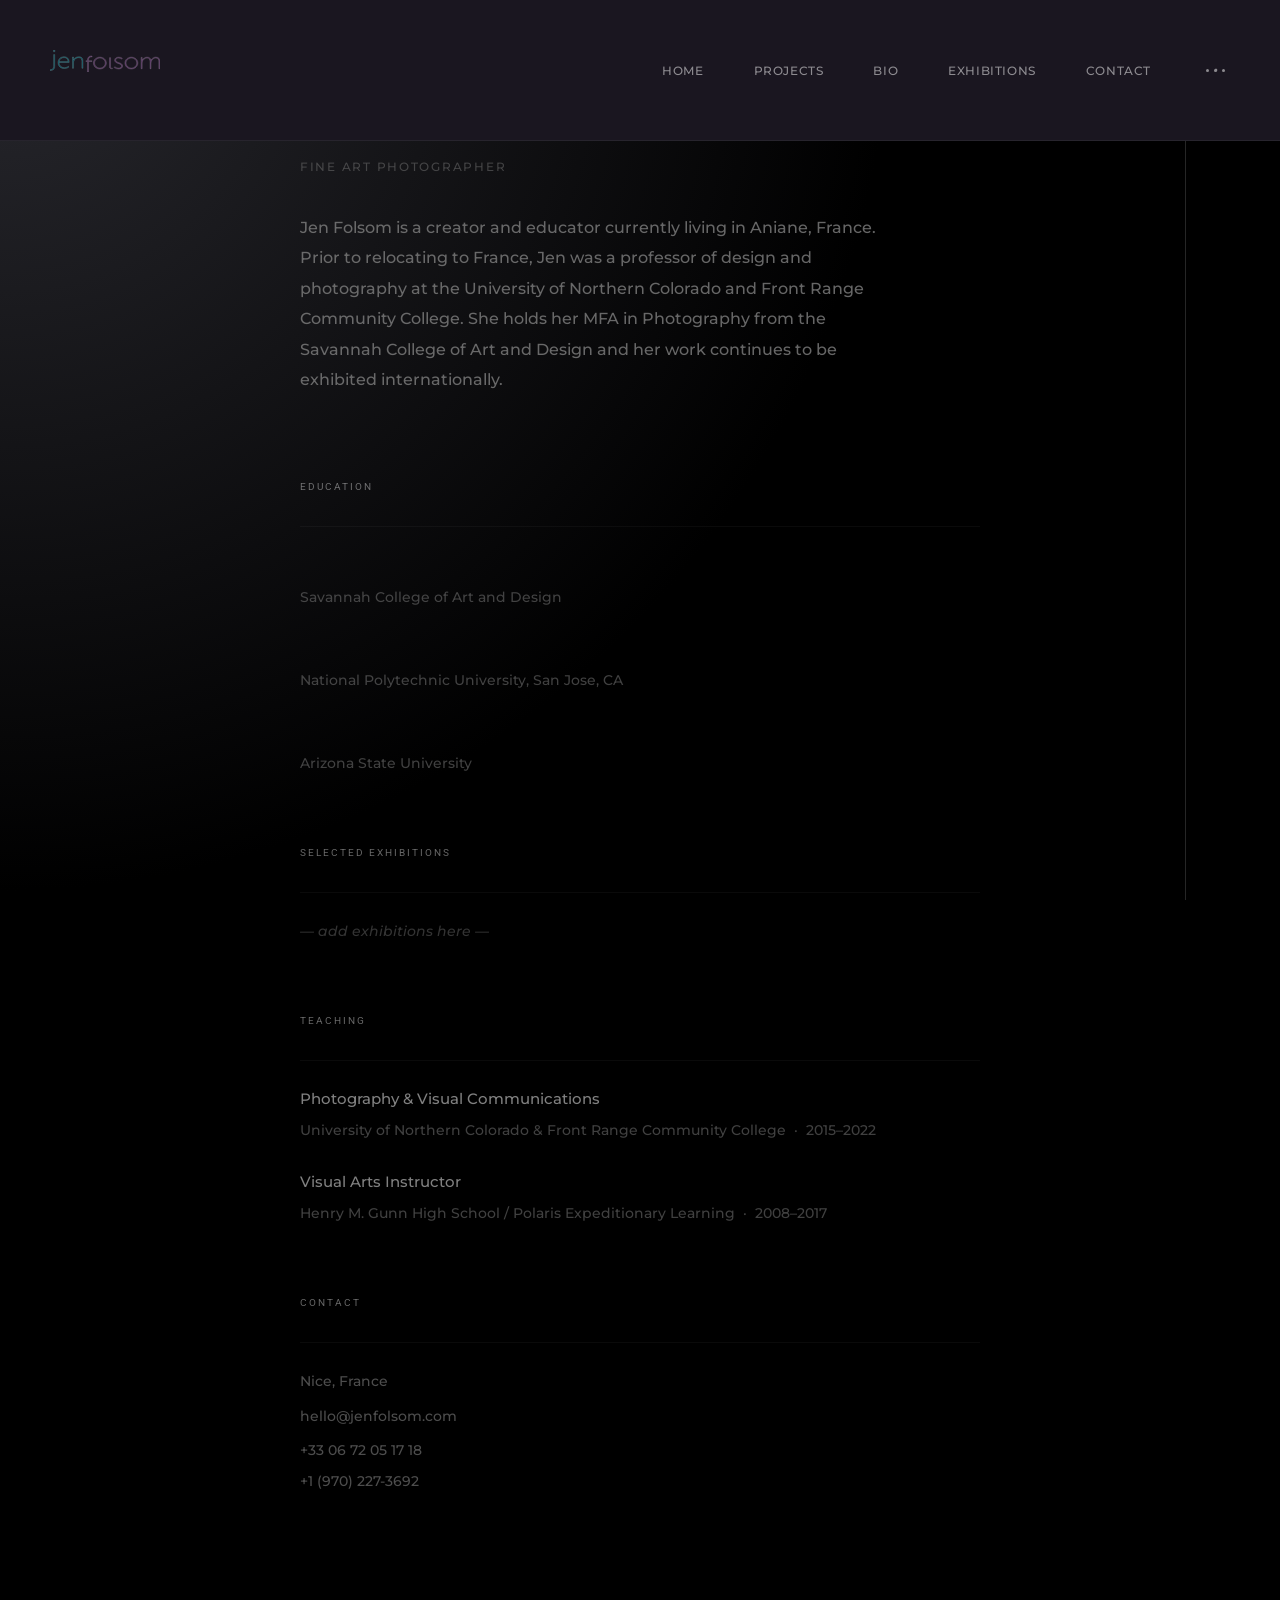
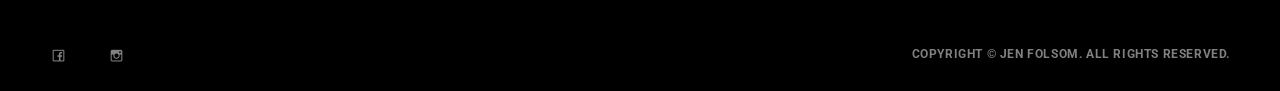
<file: bio.html>
<!DOCTYPE html>
<html lang="en">
<head>
    <meta charset="UTF-8">
    <meta name="viewport" content="width=device-width, initial-scale=1.0, maximum-scale=1">
    <meta http-equiv="X-UA-Compatible" content="ie=edge">
    <title>Bio | Jen Folsom</title>

    <!-- CSS -->
    <link href="https://fonts.googleapis.com/css?family=Montserrat%3A500%2C700%7CRoboto+Condensed:700%7CRoboto%3A700&display=swap" rel="stylesheet">
	<link type="text/css" rel="stylesheet" href="css/line-awesome.css">
	<link type="text/css" rel="stylesheet" href="css/photoswipe.css">
	<link type="text/css" rel="stylesheet" href="css/default-skin/default-skin.css">
	<link type="text/css" rel="stylesheet" href="css/tiny-slider.css">
	<link type="text/css" rel="stylesheet" href="css/style.css">
	<link type="text/css" rel="stylesheet" href="css/responsive.css">

	<!-- Icon -->
	<link rel="icon" href="img/favicon.png" sizes="32x32" />
</head>
<body class="has-spotlight ashade-smooth-scroll no-top-padding">
    <!-- Header -->
	<header id="ashade-header">
        <div class="ashade-header-inner">
            <div class="ashade-logo-block">
                <a href="index.html" class="ashade-logo is-retina">
                	<img src="img/logo.svg" alt="Jen Folsom" width="220" height="80">
                </a>
            </div>
            <div class="ashade-nav-block">
                <nav class="ashade-nav">
                                        <ul class="main-menu">
                        <li><a href="index.html">Home</a></li>
                        <li class="menu-item-has-children">
                            <a href="projects.html">Projects</a>
                            <ul class="sub-menu">
                                <li><a href="seeking-elysium.html">Seeking Elysium</a></li>
                                <li><a href="last-place.html">the last place I call home</a></li>
                                <li><a href="space-between.html">the space between</a></li>
                                <li><a href="dearly-departed.html">Dearly Departed</a></li>
                                <li><a href="wanderings.html">Wanderings</a></li>
                                <li><a href="amplified.html">Amplified</a></li>
                                <li><a href="commissions.html">Commissions</a></li>
                            </ul>
                        </li>
                        <li><a href="bio.html">Bio</a></li>
                        <li><a href="exhibitions.html">Exhibitions</a></li>
                        <li><a href="contact.html">Contact</a></li>
                        <li>
                            <a href="#" class="ashade-aside-toggler">
                                <span class="ashade-aside-toggler__icon01"></span>
                                <span class="ashade-aside-toggler__icon02"></span>
                                <span class="ashade-aside-toggler__icon03"></span>
                            </a>
                        </li>
                    </ul>
                </nav>
            </div>
        </div>
    </header>

    <!-- Content -->
		<!-- Bio / CV Content -->
	<div class="ashade-page-wrap" style="max-width: 760px; margin: 0 auto; padding: 80px 40px 80px;">

		<!-- Name & intro -->
		<div style="margin-bottom: 4rem;">
			<h1 style="font-size: 2em; font-weight: 400; letter-spacing: .05em; margin: 0 0 .5rem;">Jen Folsom</h1>
			<p style="font-size: .8em; letter-spacing: .15em; text-transform: uppercase; opacity: .45; margin: 0 0 2rem;">Fine Art Photographer</p>
			<p style="font-size: 1rem; line-height: 1.9; opacity: .8; max-width: 600px;">
				Jen Folsom is a creator and educator currently living in Aniane, France. Prior to relocating to France, Jen was a professor of design and photography at the University of Northern Colorado and Front Range Community College. She holds her MFA in Photography from the Savannah College of Art and Design and her work continues to be exhibited internationally.
			</p>
		</div>

		<!-- Education -->
		<div style="margin-bottom: 3rem;">
			<h2 style="font-size: .7em; letter-spacing: .2em; text-transform: uppercase; opacity: .4; font-weight: 400; border-bottom: 1px solid rgba(255,255,255,.1); padding-bottom: .75rem; margin-bottom: 1.5rem;">Education</h2>

			<div style="margin-bottom: 1.5rem;">
				<p style="margin: 0 0 .2rem; font-size: .95rem;">MFA Photography</p>
				<p style="margin: 0; opacity: .5; font-size: .85rem;">Savannah College of Art and Design</p>
			</div>
			<div style="margin-bottom: 1.5rem;">
				<p style="margin: 0 0 .2rem; font-size: .95rem;">M.Ed. Best Practices</p>
				<p style="margin: 0; opacity: .5; font-size: .85rem;">National Polytechnic University, San Jose, CA</p>
			</div>
			<div style="margin-bottom: 1.5rem;">
				<p style="margin: 0 0 .2rem; font-size: .95rem;">BFA Photography</p>
				<p style="margin: 0; opacity: .5; font-size: .85rem;">Arizona State University</p>
			</div>
		</div>

		<!-- Selected Exhibitions -->
		<div style="margin-bottom: 3rem;">
			<h2 style="font-size: .7em; letter-spacing: .2em; text-transform: uppercase; opacity: .4; font-weight: 400; border-bottom: 1px solid rgba(255,255,255,.1); padding-bottom: .75rem; margin-bottom: 1.5rem;">Selected Exhibitions</h2>
			<p style="opacity: .4; font-size: .85rem; font-style: italic;">— add exhibitions here —</p>
		</div>

		<!-- Teaching -->
		<div style="margin-bottom: 3rem;">
			<h2 style="font-size: .7em; letter-spacing: .2em; text-transform: uppercase; opacity: .4; font-weight: 400; border-bottom: 1px solid rgba(255,255,255,.1); padding-bottom: .75rem; margin-bottom: 1.5rem;">Teaching</h2>

			<div style="margin-bottom: 1.5rem;">
				<p style="margin: 0 0 .2rem; font-size: .95rem;">Photography &amp; Visual Communications</p>
				<p style="margin: 0; opacity: .5; font-size: .85rem;">University of Northern Colorado &amp; Front Range Community College &nbsp;·&nbsp; 2015–2022</p>
			</div>
			<div style="margin-bottom: 1.5rem;">
				<p style="margin: 0 0 .2rem; font-size: .95rem;">Visual Arts Instructor</p>
				<p style="margin: 0; opacity: .5; font-size: .85rem;">Henry M. Gunn High School / Polaris Expeditionary Learning &nbsp;·&nbsp; 2008–2017</p>
			</div>
		</div>

		<!-- Contact -->
		<div style="margin-bottom: 3rem;">
			<h2 style="font-size: .7em; letter-spacing: .2em; text-transform: uppercase; opacity: .4; font-weight: 400; border-bottom: 1px solid rgba(255,255,255,.1); padding-bottom: .75rem; margin-bottom: 1.5rem;">Contact</h2>
			<p style="margin: 0 0 .4rem; opacity: .6; font-size: .9rem;">Nice, France</p>
			<p style="margin: 0 0 .4rem; font-size: .9rem;">
				<a href="mailto:hello@jenfolsom.com" style="color: inherit; opacity: .6;">hello@jenfolsom.com</a>
			</p>
			<p style="margin: 0 0 .2rem; font-size: .9rem;">
				<a href="tel:+33672051718" style="color: inherit; opacity: .6;">+33 06 72 05 17 18</a>
			</p>
			<p style="margin: 0; font-size: .9rem;">
				<a href="tel:+19702273692" style="color: inherit; opacity: .6;">+1 (970) 227-3692</a>
			</p>
		</div>

	</div>

	<!-- Footer -->
			<footer id="ashade-footer">
				<div class="ashade-footer-inner">
					<div class="ashade-footer__socials">
						<ul class="ashade-socials">
					<li><a href="https://www.facebook.com/alchemynice" target="_blank" rel="noopener"><i class="la la-facebook"></i></a></li>
					<li><a href="https://www.instagram.com/alchemyfoto/" target="_blank" rel="noopener"><i class="la la-instagram"></i></a></li>
				</ul>
					</div>
					<div class="ashade-footer__copyright">
						Copyright &copy; Jen Folsom. All Rights Reserved.
					</div>
				</div>
			</footer>
		</div><!-- .ashade-content-scroll -->
	</main>
    
    <div class="ashade-to-top-wrap ashade-back-wrap">
        <div class="ashade-back is-to-top">
            <span>Back to</span>
            <span>Top</span>
        </div>
    </div>

    <!-- Aside Bar -->
    <aside id="ashade-aside">
       	<a href="#" class="ashade-aside-close">Close</a>
        <div class="ashade-aside-inner">
        	<div class="ashade-aside-content">
				<div class="ashade-widget ashade-widget--about">
					<div class="ashade-widget--about__head">
						<img src="img/general/owner-avatar.png" alt="Jen Folsom">
						<h5>
							<span>Fine Art Photographer</span>
							Jen Folsom
						</h5>
					</div>
					<p>Jen Folsom is a fine art photographer whose work explores memory, place, and the space between presence and absence.</p>
					<p class="align-right">
						<a href="bio.html" class="ashade-learn-more">Bio</a>
					</p>
				</div><!-- .ashade-widget -->

				<div class="ashade-widget ashade-widget--contacts">
					<h5 class="ashade-widget-title">
						<span>Get in touch</span>
						Contact
					</h5>
					<ul class="ashade-contact-details__list">
						<li>
							<i class="ashade-contact-icon la la-map-marker"></i>
							Nice, France
						</li>
						<li>
							<i class="ashade-contact-icon la la-phone"></i>
							<a href="tel:+33672051718">+33 06 72 05 17 18</a>
						</li>
						<li>
							<i class="ashade-contact-icon la la-phone"></i>
							<a href="tel:+19702273692">+1 (970) 227-3692</a>
						</li>
						<li>
							<i class="ashade-contact-icon la la-envelope"></i>
							<a href="mailto:hello@jenfolsom.com">hello@jenfolsom.com</a>
						</li>
					</ul>
					<p class="align-right">
						<a href="contact.html" class="ashade-learn-more">Get in touch</a>
					</p>
				</div><!-- .ashade-widget -->

        	</div><!-- .ashade-aside-content -->
        </div><!-- .ashade-aside-inner -->
    </aside>

    <!-- UI Elements -->
    <div class="ashade-menu-overlay"></div>
    <div class="ashade-aside-overlay"></div>
    <div class="ashade-cursor is-inactive">
    	<span class="ashade-cursor-circle"></span>
    	<span class="ashade-cursor-slider"></span>
    	<span class="ashade-cursor-close ashade-cursor-label">Close</span>
    	<span class="ashade-cursor-zoom ashade-cursor-label">Zoom</span>
    </div>

    <!-- SCRIPTS -->
    <script src="js/jquery.min.js"></script>
    <script src="js/gsap.min.js"></script>
    <script src="js/jquery.lazy.min.js"></script>
    <script src="js/tiny-slider.js"></script>
	<script src="js/photoswipe.min.js"></script>
	<script src="js/photoswipe-ui-default.min.js"></script>
    <script src="js/core.js"></script>
</body>
</html>
</file>
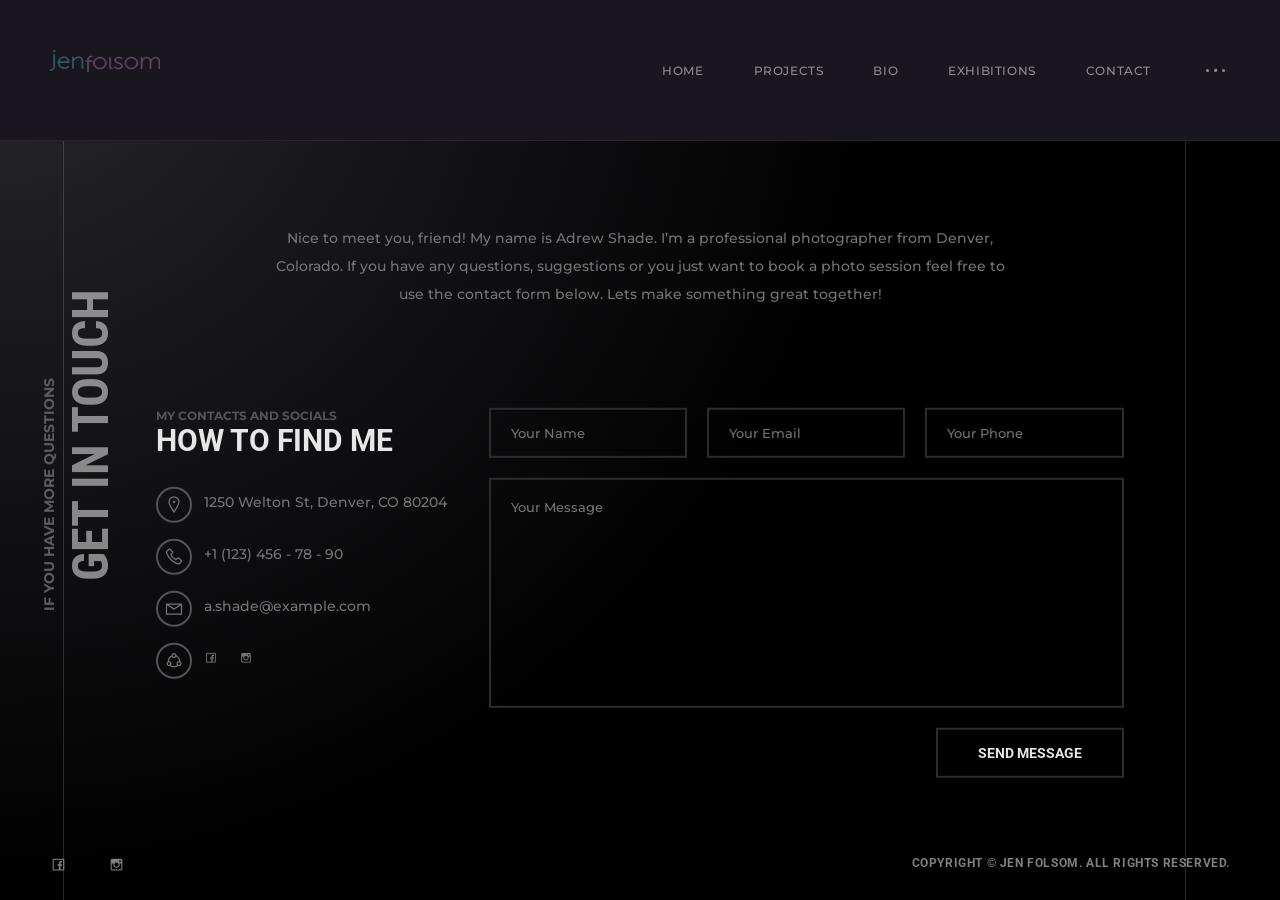
<file: contact.html>
<!DOCTYPE html>
<html lang="en">
<head>
    <meta charset="UTF-8">
    <meta name="viewport" content="width=device-width, initial-scale=1.0, maximum-scale=1">
    <meta http-equiv="X-UA-Compatible" content="ie=edge">
    <title>Contact | Jen Folsom</title>

    <!-- CSS -->
    <link href="https://fonts.googleapis.com/css?family=Montserrat%3A500%2C700%7CRoboto+Condensed:700%7CRoboto%3A700&display=swap" rel="stylesheet">
	<link type="text/css" rel="stylesheet" href="css/line-awesome.css">
	<link type="text/css" rel="stylesheet" href="css/style.css">
	<link type="text/css" rel="stylesheet" href="css/responsive.css">

	<!-- Icon -->
	<link rel="icon" href="img/favicon.png" sizes="32x32" />
</head>
<body class="has-spotlight ashade-smooth-scroll">
    <!-- Header -->
	<header id="ashade-header">
        <div class="ashade-header-inner">
            <div class="ashade-logo-block">
                <a href="index.html" class="ashade-logo is-retina">
                	<img src="img/logo.svg" alt="Jen Folsom" width="220" height="80">
                </a>
            </div>
            <div class="ashade-nav-block">
                <nav class="ashade-nav">
                                        <ul class="main-menu">
                        <li><a href="index.html">Home</a></li>
                        <li class="menu-item-has-children">
                            <a href="projects.html">Projects</a>
                            <ul class="sub-menu">
                                <li><a href="seeking-elysium.html">Seeking Elysium</a></li>
                                <li><a href="last-place.html">the last place I call home</a></li>
                                <li><a href="space-between.html">the space between</a></li>
                                <li><a href="dearly-departed.html">Dearly Departed</a></li>
                                <li><a href="wanderings.html">Wanderings</a></li>
                                <li><a href="amplified.html">Amplified</a></li>
                                <li><a href="commissions.html">Commissions</a></li>
                            </ul>
                        </li>
                        <li><a href="bio.html">Bio</a></li>
                        <li><a href="exhibitions.html">Exhibitions</a></li>
                        <li><a href="contact.html">Contact</a></li>
                        <li>
                            <a href="#" class="ashade-aside-toggler">
                                <span class="ashade-aside-toggler__icon01"></span>
                                <span class="ashade-aside-toggler__icon02"></span>
                                <span class="ashade-aside-toggler__icon03"></span>
                            </a>
                        </li>
                    </ul>
                </nav>
            </div>
        </div>
    </header>

    <!-- Content -->
    <div class="ashade-page-title-wrap">
        <h1 class="ashade-page-title">
            <span>If You Have More Questions</span>
            Get in Touch
        </h1>
    </div>

    <main class="ashade-content-wrap">
		<div class="ashade-content-scroll">
			<div class="ashade-content">
				<section class="ashade-section">
					<div class="ashade-row">
                        <div class="ashade-col col-12">
                            <p class="ashade-intro">Nice to meet you, friend! My name is Adrew Shade. I’m a professional photographer from Denver, Colorado. If you have any questions, suggestions or you just want to book a photo session feel free to use the contact form below. Lets make something great together!</p>
						</div>
					</div>
				</section>
				<section class="ashade-section">
					<div class="ashade-row">
						<div class="ashade-col col-4">
							<div class="ashade-contact-details">
								<h4 class="ashade-contact-details__title">
									<span>My Contacts and Socials</span>
									How to Find Me
								</h4>
								<ul class="ashade-contact-details__list">
									<li>
										<i class="ashade-contact-icon la la-map-marker"></i>
										1250 Welton St, Denver, CO 80204
									</li>
									<li>
										<i class="ashade-contact-icon la la-phone"></i>
										<a href="tel:+11234567890">+1 (123) 456 - 78 - 90</a>
									</li>
									<li>
										<i class="ashade-contact-icon la la-envelope"></i>
										<a href="mailto:a.shade@example.com">a.shade@example.com</a>
									</li>
									<li class="ashade-contact-socials">
						<i class="ashade-contact-icon la la-share-alt"></i>
						<a href="https://www.facebook.com/alchemynice" target="_blank" rel="noopener"><i class="la la-facebook"></i></a>
						<a href="https://www.instagram.com/alchemyfoto/" target="_blank" rel="noopener"><i class="la la-instagram"></i></a>
					</li>
								</ul>
							</div><!-- .ashade-contact-details -->
						</div><!-- .ashade-col -->
						<div class="ashade-col col-8">
							<form action="mail.php" method="post" class="ashade-contact-form">
								<div class="ashade-row ashade-small-gap">
									<div class="ashade-col col-4">
										<input type="text" id="name" name="name" placeholder="Your Name" required>
									</div>
									<div class="ashade-col col-4">
										<input type="email" id="email" name="email" placeholder="Your Email" required>
									</div>
									<div class="ashade-col col-4">
										<input type="tel" id="phone" name="phone" placeholder="Your Phone" required>
									</div>
								</div>
								<textarea name="message" id="message" placeholder="Your Message" required></textarea>
								<div class="ashade-contact-form__footer">
									<div class="ashade-contact-form__response"></div>
									<div class="ashade-contact-form__submit">
										<input type="submit" value="Send Message">
									</div>
								</div>
							</form>
						</div><!-- .ashade-col -->
					</div><!-- .ashade-row -->
				</section>
			</div><!-- .ashade-content -->
			
			<!-- Footer -->
			<footer id="ashade-footer">
				<div class="ashade-footer-inner">
					<div class="ashade-footer__socials">
						<ul class="ashade-socials">
					<li><a href="https://www.facebook.com/alchemynice" target="_blank" rel="noopener"><i class="la la-facebook"></i></a></li>
					<li><a href="https://www.instagram.com/alchemyfoto/" target="_blank" rel="noopener"><i class="la la-instagram"></i></a></li>
				</ul>
					</div>
					<div class="ashade-footer__copyright">
						Copyright &copy; Jen Folsom. All Rights Reserved.
					</div>
				</div>
			</footer>
		</div><!-- .ashade-content-scroll -->
	</main>
    
    <div class="ashade-to-top-wrap ashade-back-wrap">
        <div class="ashade-back is-to-top">
            <span>Back to</span>
            <span>Top</span>
        </div>
    </div>

    <!-- Aside Bar -->
    <aside id="ashade-aside">
       	<a href="#" class="ashade-aside-close">Close</a>
        <div class="ashade-aside-inner">
        	<div class="ashade-aside-content">
				<div class="ashade-widget ashade-widget--about">
					<div class="ashade-widget--about__head">
						<img src="img/general/owner-avatar.png" alt="Jen Folsom">
						<h5>
							<span>Fine Art Photographer</span>
							Jen Folsom
						</h5>
					</div>
					<p>Jen Folsom is a fine art photographer whose work explores memory, place, and the space between presence and absence.</p>
					<p class="align-right">
						<a href="bio.html" class="ashade-learn-more">Bio</a>
					</p>
				</div><!-- .ashade-widget -->

				<div class="ashade-widget ashade-widget--contacts">
					<h5 class="ashade-widget-title">
						<span>Get in touch</span>
						Contact
					</h5>
					<ul class="ashade-contact-details__list">
						<li>
							<i class="ashade-contact-icon la la-map-marker"></i>
							Nice, France
						</li>
						<li>
							<i class="ashade-contact-icon la la-phone"></i>
							<a href="tel:+33672051718">+33 06 72 05 17 18</a>
						</li>
						<li>
							<i class="ashade-contact-icon la la-phone"></i>
							<a href="tel:+19702273692">+1 (970) 227-3692</a>
						</li>
						<li>
							<i class="ashade-contact-icon la la-envelope"></i>
							<a href="mailto:hello@jenfolsom.com">hello@jenfolsom.com</a>
						</li>
					</ul>
					<p class="align-right">
						<a href="contact.html" class="ashade-learn-more">Get in touch</a>
					</p>
				</div><!-- .ashade-widget -->

        	</div><!-- .ashade-aside-content -->
        </div><!-- .ashade-aside-inner -->
    </aside>

    <!-- UI Elements -->
    <div class="ashade-menu-overlay"></div>
    <div class="ashade-aside-overlay"></div>
    <div class="ashade-cursor is-inactive">
    	<span class="ashade-cursor-circle"></span>
    	<span class="ashade-cursor-slider"></span>
    	<span class="ashade-cursor-close ashade-cursor-label">Close</span>
    	<span class="ashade-cursor-zoom ashade-cursor-label">Zoom</span>
    </div>
	
    <!-- SCRIPTS -->
    <script src="js/jquery.min.js"></script>
    <script src="js/gsap.min.js"></script>
    <script src="js/core.js"></script>
</body>
</html>
</file>
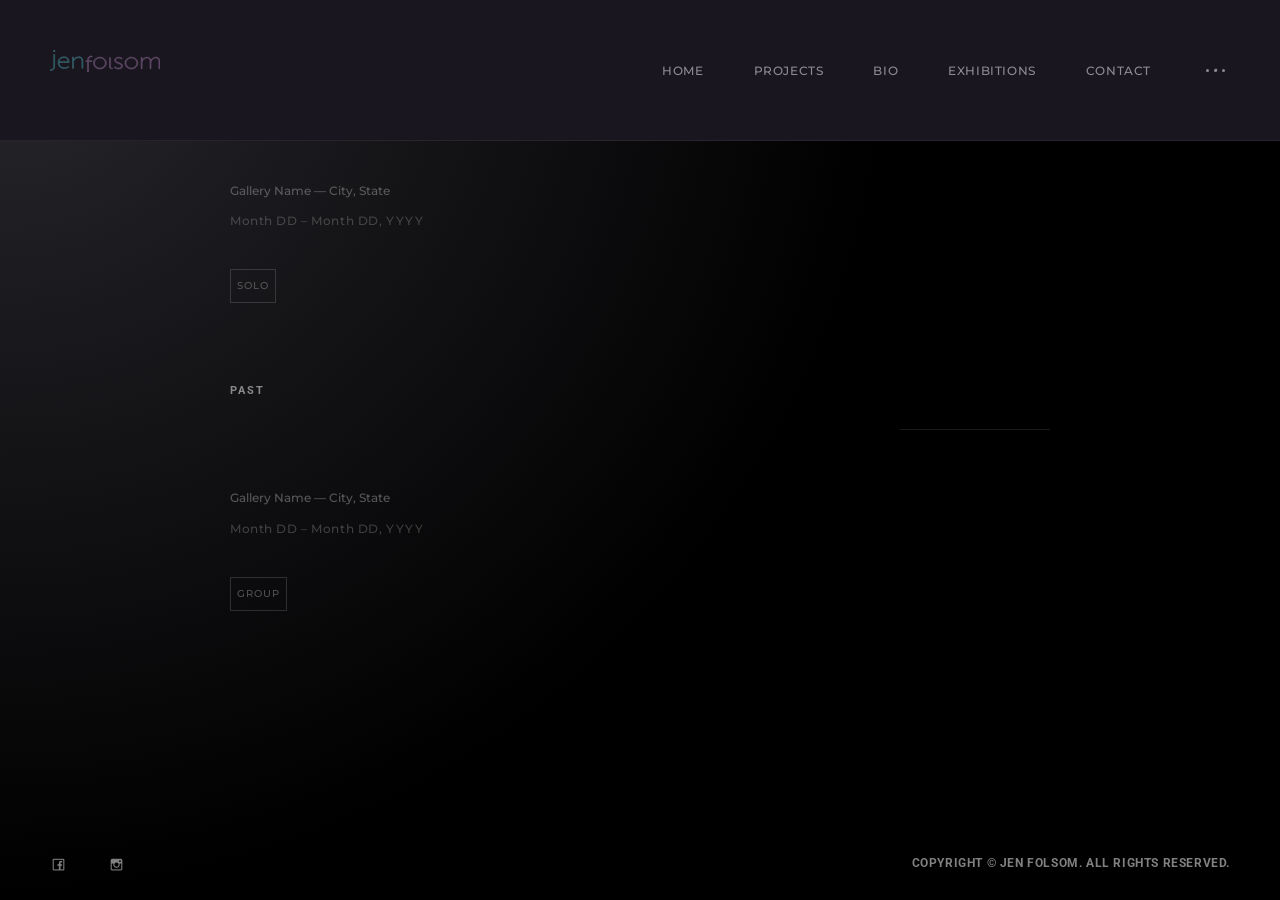
<file: exhibitions.html>
<!DOCTYPE html>
<html lang="en">
<head>
    <meta charset="UTF-8">
    <meta name="viewport" content="width=device-width, initial-scale=1.0, maximum-scale=1">
    <meta http-equiv="X-UA-Compatible" content="ie=edge">
    <title>Exhibitions | Jen Folsom</title>

    <!-- CSS -->
    <link href="https://fonts.googleapis.com/css?family=Montserrat%3A500%2C700%7CRoboto+Condensed:700%7CRoboto%3A700&display=swap" rel="stylesheet">
	<link type="text/css" rel="stylesheet" href="css/line-awesome.css">
	<link type="text/css" rel="stylesheet" href="css/style.css">
	<link type="text/css" rel="stylesheet" href="css/responsive.css">

	<!-- Icon -->
	<link rel="icon" href="img/favicon.png" sizes="32x32" />
</head>
<body class="has-spotlight ashade-albums-template ashade-albums-template--carousel">
    <!-- Header -->
	<header id="ashade-header">
        <div class="ashade-header-inner">
            <div class="ashade-logo-block">
                <a href="index.html" class="ashade-logo is-retina">
                	<img src="img/logo.svg" alt="Jen Folsom" width="220" height="80">
                </a>
            </div>
            <div class="ashade-nav-block">
                <nav class="ashade-nav">
                                        <ul class="main-menu">
                        <li><a href="index.html">Home</a></li>
                        <li class="menu-item-has-children">
                            <a href="projects.html">Projects</a>
                            <ul class="sub-menu">
                                <li><a href="seeking-elysium.html">Seeking Elysium</a></li>
                                <li><a href="last-place.html">the last place I call home</a></li>
                                <li><a href="space-between.html">the space between</a></li>
                                <li><a href="dearly-departed.html">Dearly Departed</a></li>
                                <li><a href="wanderings.html">Wanderings</a></li>
                                <li><a href="amplified.html">Amplified</a></li>
                                <li><a href="commissions.html">Commissions</a></li>
                            </ul>
                        </li>
                        <li><a href="bio.html">Bio</a></li>
                        <li><a href="exhibitions.html">Exhibitions</a></li>
                        <li><a href="contact.html">Contact</a></li>
                        <li>
                            <a href="#" class="ashade-aside-toggler">
                                <span class="ashade-aside-toggler__icon01"></span>
                                <span class="ashade-aside-toggler__icon02"></span>
                                <span class="ashade-aside-toggler__icon03"></span>
                            </a>
                        </li>
                    </ul>
                </nav>
            </div>
        </div>
    </header>

    <!-- Content -->
	<!-- Exhibitions: data lives in exhibitions.json — edit that file to add/update shows -->
	<div class="ashade-page-wrap" style="padding: 60px 40px 40px; max-width:900px; margin: 0 auto;">

		<div id="exh-upcoming" style="margin-bottom:3em;">
			<h3 style="font-size:.75em; letter-spacing:.2em; text-transform:uppercase; opacity:.5; margin-bottom:1.5em;">Upcoming</h3>
			<div id="exh-upcoming-list"></div>
		</div>

		<div id="exh-current" style="margin-bottom:3em;">
			<h3 style="font-size:.75em; letter-spacing:.2em; text-transform:uppercase; opacity:.5; margin-bottom:1.5em;">Current</h3>
			<div id="exh-current-list"></div>
		</div>

		<div id="exh-past" style="margin-bottom:3em;">
			<h3 style="font-size:.75em; letter-spacing:.2em; text-transform:uppercase; opacity:.5; margin-bottom:1.5em;">Past</h3>
			<div id="exh-past-list"></div>
		</div>

	</div>

	<style>
		.exh-item {
			display: flex;
			gap: 2em;
			border-top: 1px solid rgba(255,255,255,.1);
			padding: 1.5em 0;
			align-items: flex-start;
		}
		.exh-item__meta { flex: 1; }
		.exh-item__title { font-size: 1.1em; font-weight: 500; margin: 0 0 .3em; }
		.exh-item__venue { opacity: .65; font-size: .85em; margin: 0 0 .2em; }
		.exh-item__dates { opacity: .45; font-size: .8em; letter-spacing: .05em; }
		.exh-item__type  { display: inline-block; font-size:.7em; letter-spacing:.1em;
		                   text-transform:uppercase; border: 1px solid rgba(255,255,255,.25);
		                   padding: .2em .6em; margin-top: .6em; opacity: .6; }
		#exh-current-list .exh-item__title { color: #fff; opacity: 1; }
		.exh-empty { opacity: .3; font-size: .85em; padding: .5em 0; }
	</style>

	<script>
	(function() {
		function renderList(items, containerId) {
			var el = document.getElementById(containerId);
			if (!el) return;
			if (!items || items.length === 0) {
				el.innerHTML = '<p class="exh-empty">None at this time.</p>';
				return;
			}
			el.innerHTML = items.map(function(x) {
				return '<div class="exh-item">' +
					'<div class="exh-item__meta">' +
					'<p class="exh-item__title">' + x.title + '</p>' +
					'<p class="exh-item__venue">' + x.venue + ' &mdash; ' + x.location + '</p>' +
					'<p class="exh-item__dates">' + x.dates + '</p>' +
					'<span class="exh-item__type">' + x.type + '</span>' +
					'</div>' +
					'</div>';
			}).join('');
		}

		fetch('exhibitions.json')
			.then(function(r){ return r.json(); })
			.then(function(data) {
				renderList(data.upcoming, 'exh-upcoming-list');
				renderList(data.current,  'exh-current-list');
				renderList(data.past,     'exh-past-list');
				if (!data.current || data.current.length === 0) {
					document.getElementById('exh-current').style.display = 'none';
				}
			})
			.catch(function(){ console.warn('Could not load exhibitions.json'); });
	})();
	</script>
    
	<!-- Footer -->
	<footer id="ashade-footer">
		<div class="ashade-footer-inner">
			<div class="ashade-footer__socials">
				<ul class="ashade-socials">
					<li><a href="https://www.facebook.com/alchemynice" target="_blank" rel="noopener"><i class="la la-facebook"></i></a></li>
					<li><a href="https://www.instagram.com/alchemyfoto/" target="_blank" rel="noopener"><i class="la la-instagram"></i></a></li>
				</ul>
			</div>
			<div class="ashade-footer__copyright">
				Copyright &copy; Jen Folsom. All Rights Reserved.
			</div>
		</div>
	</footer>

    <!-- Aside Bar -->
    <aside id="ashade-aside">
       	<a href="#" class="ashade-aside-close">Close</a>
        <div class="ashade-aside-inner">
        	<div class="ashade-aside-content">
				<div class="ashade-widget ashade-widget--about">
					<div class="ashade-widget--about__head">
						<img src="img/general/owner-avatar.png" alt="Jen Folsom">
						<h5>
							<span>Fine Art Photographer</span>
							Jen Folsom
						</h5>
					</div>
					<p>Jen Folsom is a fine art photographer whose work explores memory, place, and the space between presence and absence.</p>
					<p class="align-right">
						<a href="bio.html" class="ashade-learn-more">Bio</a>
					</p>
				</div><!-- .ashade-widget -->

				<div class="ashade-widget ashade-widget--contacts">
					<h5 class="ashade-widget-title">
						<span>Get in touch</span>
						Contact
					</h5>
					<ul class="ashade-contact-details__list">
						<li>
							<i class="ashade-contact-icon la la-map-marker"></i>
							Nice, France
						</li>
						<li>
							<i class="ashade-contact-icon la la-phone"></i>
							<a href="tel:+33672051718">+33 06 72 05 17 18</a>
						</li>
						<li>
							<i class="ashade-contact-icon la la-phone"></i>
							<a href="tel:+19702273692">+1 (970) 227-3692</a>
						</li>
						<li>
							<i class="ashade-contact-icon la la-envelope"></i>
							<a href="mailto:hello@jenfolsom.com">hello@jenfolsom.com</a>
						</li>
					</ul>
					<p class="align-right">
						<a href="contact.html" class="ashade-learn-more">Get in touch</a>
					</p>
				</div><!-- .ashade-widget -->

        	</div><!-- .ashade-aside-content -->
        </div><!-- .ashade-aside-inner -->
    </aside>

    <!-- UI Elements -->
    <div class="ashade-menu-overlay"></div>
    <div class="ashade-aside-overlay"></div>
    <div class="ashade-cursor is-inactive">
    	<span class="ashade-cursor-circle"></span>
    	<span class="ashade-cursor-slider"></span>
    	<span class="ashade-cursor-close ashade-cursor-label">Close</span>
    	<span class="ashade-cursor-zoom ashade-cursor-label">Zoom</span>
    </div>

    <!-- SCRIPTS -->
    <script src="js/jquery.min.js"></script>
    <script src="js/gsap.min.js"></script>
    <script src="js/core.js"></script>
    <script src="js/ashade-ribbon.js"></script>
</body>
</html>
</file>
<file: css/line-awesome.css>
/*!
 *  Line Awesome 1.1.0 by @icons_8 - https://icons8.com/line-awesome
 *  License - https://icons8.com/good-boy-license/ (Font: SIL OFL 1.1, CSS: MIT License)
 *
 * Made with love by Icons8 [ https://icons8.com/ ] using FontCustom [ https://github.com/FontCustom/fontcustom ]
 *
 * Contacts:
 *    [ https://icons8.com/contact ]
 *
 * Follow Icon8 on
 *    Twitter [ https://twitter.com/icons_8 ]
 *    Facebook [ https://www.facebook.com/Icons8 ]
 *    Google+ [ https://plus.google.com/+Icons8 ]
 *    GitHub [ https://github.com/icons8 ]
 */

@font-face {
  font-family: "LineAwesome";
  src: url("../fonts/line-awesome.eot?v=1.1.");
  src: url("../fonts/line-awesome.eot??v=1.1.#iefix") format("embedded-opentype"),
       url("../fonts/line-awesome.woff2?v=1.1.") format("woff2"),
       url("../fonts/line-awesome.woff?v=1.1.") format("woff"),
       url("../fonts/line-awesome.ttf?v=1.1.") format("truetype"),
       url("../fonts/line-awesome.svg?v=1.1.#fa") format("svg");
  font-weight: normal;
  font-style: normal;
}

@media screen and (-webkit-min-device-pixel-ratio:0) {
  @font-face {
    font-family: "LineAwesome";
    src: url("../fonts/line-awesome.svg?v=1.1.#fa") format("svg");
  }
}

/* Thanks to http://fontawesome.io @fontawesome and @davegandy */
.la {
    display: inline-block;
    font: normal normal normal 16px/1 "LineAwesome";
    font-size: inherit;
    text-decoration: inherit;
    text-rendering: optimizeLegibility;
    text-transform: none;
    -moz-osx-font-smoothing: grayscale;
    -webkit-font-smoothing: antialiased;
    font-smoothing: antialiased;
}
/* makes the font 33% larger relative to the icon container */
.la-lg {
    font-size: 1.33333333em;
    line-height: 0.75em;
    vertical-align: -15%;
}
.la-2x {
    font-size: 2em;
}
.la-3x {
    font-size: 3em;
}
.la-4x {
    font-size: 4em;
}
.la-5x {
    font-size: 5em;
}
.la-fw {
    width: 1.28571429em;
    text-align: center;
}
.la-ul {
    padding-left: 0;
    margin-left: 2.14285714em;
    list-style-type: none;
}
.la-ul > li {
    position: relative;
}
.la-li {
    position: absolute;
    left: -2.14285714em;
    width: 2.14285714em;
    top: 0.14285714em;
    text-align: center;
}
.la-li.la-lg {
    left: -1.85714286em;
}
.la-border {
    padding: .2em .25em .15em;
    border: solid 0.08em #eeeeee;
    border-radius: .1em;
}
.pull-right {
    float: right;
}
.pull-left {
    float: left;
}
.li.pull-left {
    margin-right: .3em;
}
.li.pull-right {
    margin-left: .3em;
}
.la-spin {
    -webkit-animation: fa-spin 2s infinite linear;
    animation: fa-spin 2s infinite linear;
}
@-webkit-keyframes fa-spin {
    0% {
        -webkit-transform: rotate(0deg);
        transform: rotate(0deg);
    }
    100% {
        -webkit-transform: rotate(359deg);
        transform: rotate(359deg);
    }
}
@keyframes fa-spin {
    0% {
        -webkit-transform: rotate(0deg);
        transform: rotate(0deg);
    }
    100% {
        -webkit-transform: rotate(359deg);
        transform: rotate(359deg);
    }
}
.la-rotate-90 {
    filter: progid:DXImageTransform.Microsoft.BasicImage(rotation=1);
    -webkit-transform: rotate(90deg);
    -ms-transform: rotate(90deg);
    transform: rotate(90deg);
}
.la-rotate-180 {
    filter: progid:DXImageTransform.Microsoft.BasicImage(rotation=2);
    -webkit-transform: rotate(180deg);
    -ms-transform: rotate(180deg);
    transform: rotate(180deg);
}
.la-rotate-270 {
    filter: progid:DXImageTransform.Microsoft.BasicImage(rotation=3);
    -webkit-transform: rotate(270deg);
    -ms-transform: rotate(270deg);
    transform: rotate(270deg);
}
.la-flip-horizontal {
    filter: progid:DXImageTransform.Microsoft.BasicImage(rotation=0, mirror=1);
    -webkit-transform: scale(-1, 1);
    -ms-transform: scale(-1, 1);
    transform: scale(-1, 1);
}
.la-flip-vertical {
    filter: progid:DXImageTransform.Microsoft.BasicImage(rotation=2, mirror=1);
    -webkit-transform: scale(1, -1);
    -ms-transform: scale(1, -1);
    transform: scale(1, -1);
}
:root .la-rotate-90,
:root .la-rotate-180,
:root .la-rotate-270,
:root .la-flip-horizontal,
:root .la-flip-vertical {
    filter: none;
}
.la-stack {
    position: relative;
    display: inline-block;
    width: 2em;
    height: 2em;
    line-height: 2em;
    vertical-align: middle;
}
.la-stack-1x,
.la-stack-2x {
    position: absolute;
    left: 0;
    width: 100%;
    text-align: center;
}
.la-stack-1x {
    line-height: inherit;
}
.la-stack-2x {
    font-size: 2em;
}
.la-inverse {
    color: #ffffff;
}
/* Thanks to http://fontawesome.io @fontawesome and @davegandy */

.la-500px:before { content: "\f100"; }
.la-adjust:before { content: "\f101"; }
.la-adn:before { content: "\f102"; }
.la-align-center:before { content: "\f103"; }
.la-align-justify:before { content: "\f104"; }
.la-align-left:before { content: "\f105"; }
.la-align-right:before { content: "\f106"; }
.la-amazon:before { content: "\f107"; }
.la-ambulance:before { content: "\f108"; }
.la-anchor:before { content: "\f109"; }
.la-android:before { content: "\f10a"; }
.la-angellist:before { content: "\f10b"; }
.la-angle-double-down:before { content: "\f10c"; }
.la-angle-double-left:before { content: "\f10d"; }
.la-angle-double-right:before { content: "\f10e"; }
.la-angle-double-up:before { content: "\f10f"; }
.la-angle-down:before { content: "\f110"; }
.la-angle-left:before { content: "\f111"; }
.la-angle-right:before { content: "\f112"; }
.la-angle-up:before { content: "\f113"; }
.la-apple:before { content: "\f114"; }
.la-archive:before { content: "\f115"; }
.la-area-chart:before { content: "\f116"; }
.la-arrow-circle-down:before { content: "\f117"; }
.la-arrow-circle-left:before { content: "\f118"; }
.la-arrow-circle-o-down:before { content: "\f119"; }
.la-arrow-circle-o-left:before { content: "\f11a"; }
.la-arrow-circle-o-right:before { content: "\f11b"; }
.la-arrow-circle-o-up:before { content: "\f11c"; }
.la-arrow-circle-right:before { content: "\f11d"; }
.la-arrow-circle-up:before { content: "\f11e"; }
.la-arrow-down:before { content: "\f11f"; }
.la-arrow-left:before { content: "\f120"; }
.la-arrow-right:before { content: "\f121"; }
.la-arrow-up:before { content: "\f122"; }
.la-arrows:before { content: "\f123"; }
.la-arrows-alt:before { content: "\f124"; }
.la-arrows-h:before { content: "\f125"; }
.la-arrows-v:before { content: "\f126"; }
.la-asterisk:before { content: "\f127"; }
.la-at:before { content: "\f128"; }
.la-automobile:before { content: "\f129"; }
.la-backward:before { content: "\f12a"; }
.la-balance-scale:before { content: "\f12b"; }
.la-ban:before { content: "\f12c"; }
.la-bank:before { content: "\f12d"; }
.la-bar-chart:before { content: "\f12e"; }
.la-bar-chart-o:before { content: "\f12f"; }
.la-barcode:before { content: "\f130"; }
.la-bars:before { content: "\f131"; }
.la-battery-0:before { content: "\f132"; }
.la-battery-1:before { content: "\f133"; }
.la-battery-2:before { content: "\f134"; }
.la-battery-3:before { content: "\f135"; }
.la-battery-4:before { content: "\f136"; }
.la-battery-empty:before { content: "\f137"; }
.la-battery-full:before { content: "\f138"; }
.la-battery-half:before { content: "\f139"; }
.la-battery-quarter:before { content: "\f13a"; }
.la-battery-three-quarters:before { content: "\f13b"; }
.la-bed:before { content: "\f13c"; }
.la-beer:before { content: "\f13d"; }
.la-behance:before { content: "\f13e"; }
.la-behance-square:before { content: "\f13f"; }
.la-bell:before { content: "\f140"; }
.la-bell-o:before { content: "\f141"; }
.la-bell-slash:before { content: "\f142"; }
.la-bell-slash-o:before { content: "\f143"; }
.la-bicycle:before { content: "\f144"; }
.la-binoculars:before { content: "\f145"; }
.la-birthday-cake:before { content: "\f146"; }
.la-bitbucket:before { content: "\f147"; }
.la-bitbucket-square:before { content: "\f148"; }
.la-bitcoin:before { content: "\f149"; }
.la-black-tie:before { content: "\f14a"; }
.la-bold:before { content: "\f14b"; }
.la-bolt:before { content: "\f14c"; }
.la-bomb:before { content: "\f14d"; }
.la-book:before { content: "\f14e"; }
.la-bookmark:before { content: "\f14f"; }
.la-bookmark-o:before { content: "\f150"; }
.la-briefcase:before { content: "\f151"; }
.la-btc:before { content: "\f152"; }
.la-bug:before { content: "\f153"; }
.la-building:before { content: "\f154"; }
.la-building-o:before { content: "\f155"; }
.la-bullhorn:before { content: "\f156"; }
.la-bullseye:before { content: "\f157"; }
.la-bus:before { content: "\f158"; }
.la-buysellads:before { content: "\f159"; }
.la-cab:before { content: "\f15a"; }
.la-calculator:before { content: "\f15b"; }
.la-calendar:before { content: "\f15c"; }
.la-calendar-check-o:before { content: "\f15d"; }
.la-calendar-minus-o:before { content: "\f15e"; }
.la-calendar-o:before { content: "\f15f"; }
.la-calendar-plus-o:before { content: "\f160"; }
.la-calendar-times-o:before { content: "\f161"; }
.la-camera:before { content: "\f162"; }
.la-camera-retro:before { content: "\f163"; }
.la-car:before { content: "\f164"; }
.la-caret-down:before { content: "\f165"; }
.la-caret-left:before { content: "\f166"; }
.la-caret-right:before { content: "\f167"; }
.la-caret-square-o-down:before, .la-toggle-down:before { content: "\f168"; }
.la-caret-square-o-left:before, .la-toggle-left:before { content: "\f169"; }
.la-caret-square-o-right:before, .la-toggle-right:before { content: "\f16a"; }
.la-caret-square-o-up:before, .la-toggle-up:before { content: "\f16b"; }
.la-caret-up:before { content: "\f16c"; }
.la-cart-arrow-down:before { content: "\f16d"; }
.la-cart-plus:before { content: "\f16e"; }
.la-cc:before { content: "\f16f"; }
.la-cc-amex:before { content: "\f170"; }
.la-cc-diners-club:before { content: "\f171"; }
.la-cc-discover:before { content: "\f172"; }
.la-cc-jcb:before { content: "\f173"; }
.la-cc-mastercard:before { content: "\f174"; }
.la-cc-paypal:before { content: "\f175"; }
.la-cc-stripe:before { content: "\f176"; }
.la-cc-visa:before { content: "\f177"; }
.la-certificate:before { content: "\f178"; }
.la-chain:before { content: "\f179"; }
.la-chain-broken:before { content: "\f17a"; }
.la-check:before { content: "\f17b"; }
.la-check-circle:before { content: "\f17c"; }
.la-check-circle-o:before { content: "\f17d"; }
.la-check-square:before { content: "\f17e"; }
.la-check-square-o:before { content: "\f17f"; }
.la-chevron-circle-down:before { content: "\f180"; }
.la-chevron-circle-left:before { content: "\f181"; }
.la-chevron-circle-right:before { content: "\f182"; }
.la-chevron-circle-up:before { content: "\f183"; }
.la-chevron-down:before { content: "\f184"; }
.la-chevron-left:before { content: "\f185"; }
.la-chevron-right:before { content: "\f186"; }
.la-chevron-up:before { content: "\f187"; }
.la-child:before { content: "\f188"; }
.la-chrome:before { content: "\f189"; }
.la-circle:before { content: "\f18a"; }
.la-circle-o:before { content: "\f18b"; }
.la-circle-o-notch:before { content: "\f18c"; }
.la-circle-thin:before { content: "\f18d"; }
.la-clipboard:before { content: "\f18e"; }
.la-clock-o:before { content: "\f18f"; }
.la-clone:before { content: "\f190"; }
.la-close:before { content: "\f191"; }
.la-cloud:before { content: "\f192"; }
.la-cloud-download:before { content: "\f193"; }
.la-cloud-upload:before { content: "\f194"; }
.la-cny:before { content: "\f195"; }
.la-code:before { content: "\f196"; }
.la-code-fork:before { content: "\f197"; }
.la-codepen:before { content: "\f198"; }
.la-coffee:before { content: "\f199"; }
.la-cog:before { content: "\f19a"; }
.la-cogs:before { content: "\f19b"; }
.la-columns:before { content: "\f19c"; }
.la-comment:before { content: "\f19d"; }
.la-comment-o:before { content: "\f19e"; }
.la-commenting:before { content: "\f19f"; }
.la-commenting-o:before { content: "\f1a0"; }
.la-comments:before { content: "\f1a1"; }
.la-comments-o:before { content: "\f1a2"; }
.la-compass:before { content: "\f1a3"; }
.la-compress:before { content: "\f1a4"; }
.la-connectdevelop:before { content: "\f1a5"; }
.la-contao:before { content: "\f1a6"; }
.la-copy:before { content: "\f1a7"; }
.la-copyright:before { content: "\f1a8"; }
.la-creative-commons:before { content: "\f1a9"; }
.la-credit-card:before { content: "\f1aa"; }
.la-crop:before { content: "\f1ab"; }
.la-crosshairs:before { content: "\f1ac"; }
.la-css3:before { content: "\f1ad"; }
.la-cube:before { content: "\f1ae"; }
.la-cubes:before { content: "\f1af"; }
.la-cut:before { content: "\f1b0"; }
.la-cutlery:before { content: "\f1b1"; }
.la-dashboard:before { content: "\f1b2"; }
.la-dashcube:before { content: "\f1b3"; }
.la-database:before { content: "\f1b4"; }
.la-dedent:before { content: "\f1b5"; }
.la-delicious:before { content: "\f1b6"; }
.la-desktop:before { content: "\f1b7"; }
.la-deviantart:before { content: "\f1b8"; }
.la-diamond:before { content: "\f1b9"; }
.la-digg:before { content: "\f1ba"; }
.la-dollar:before { content: "\f1bb"; }
.la-dot-circle-o:before { content: "\f1bc"; }
.la-download:before { content: "\f1bd"; }
.la-dribbble:before { content: "\f1be"; }
.la-dropbox:before { content: "\f1bf"; }
.la-drupal:before { content: "\f1c0"; }
.la-edit:before { content: "\f1c1"; }
.la-eject:before { content: "\f1c2"; }
.la-ellipsis-h:before { content: "\f1c3"; }
.la-ellipsis-v:before { content: "\f1c4"; }
.la-empire:before, .la-ge:before { content: "\f1c5"; }
.la-envelope:before { content: "\f1c6"; }
.la-envelope-o:before { content: "\f1c7"; }
.la-envelope-square:before { content: "\f1c8"; }
.la-eraser:before { content: "\f1c9"; }
.la-eur:before { content: "\f1ca"; }
.la-euro:before { content: "\f1cb"; }
.la-exchange:before { content: "\f1cc"; }
.la-exclamation:before { content: "\f1cd"; }
.la-exclamation-circle:before { content: "\f1ce"; }
.la-exclamation-triangle:before { content: "\f1cf"; }
.la-expand:before { content: "\f1d0"; }
.la-expeditedssl:before { content: "\f1d1"; }
.la-external-link:before { content: "\f1d2"; }
.la-external-link-square:before { content: "\f1d3"; }
.la-eye:before { content: "\f1d4"; }
.la-eye-slash:before { content: "\f1d5"; }
.la-eyedropper:before { content: "\f1d6"; }
.la-facebook:before, .la-facebook-f:before { content: "\f1d7"; }
.la-facebook-official:before { content: "\f1d8"; }
.la-facebook-square:before { content: "\f1d9"; }
.la-fast-backward:before { content: "\f1da"; }
.la-fast-forward:before { content: "\f1db"; }
.la-fax:before { content: "\f1dc"; }
.la-female:before { content: "\f1dd"; }
.la-fighter-jet:before { content: "\f1de"; }
.la-file:before { content: "\f1df"; }
.la-file-archive-o:before { content: "\f1e0"; }
.la-file-audio-o:before { content: "\f1e1"; }
.la-file-code-o:before { content: "\f1e2"; }
.la-file-excel-o:before { content: "\f1e3"; }
.la-file-image-o:before { content: "\f1e4"; }
.la-file-movie-o:before { content: "\f1e5"; }
.la-file-o:before { content: "\f1e6"; }
.la-file-pdf-o:before { content: "\f1e7"; }
.la-file-photo-o:before { content: "\f1e8"; }
.la-file-picture-o:before { content: "\f1e9"; }
.la-file-powerpoint-o:before { content: "\f1ea"; }
.la-file-sound-o:before { content: "\f1eb"; }
.la-file-text:before { content: "\f1ec"; }
.la-file-text-o:before { content: "\f1ed"; }
.la-file-video-o:before { content: "\f1ee"; }
.la-file-word-o:before { content: "\f1ef"; }
.la-file-zip-o:before { content: "\f1f0"; }
.la-files-o:before { content: "\f1f1"; }
.la-film:before { content: "\f1f2"; }
.la-filter:before { content: "\f1f3"; }
.la-fire:before { content: "\f1f4"; }
.la-fire-extinguisher:before { content: "\f1f5"; }
.la-firefox:before { content: "\f1f6"; }
.la-flag:before { content: "\f1f7"; }
.la-flag-checkered:before { content: "\f1f8"; }
.la-flag-o:before { content: "\f1f9"; }
.la-flash:before { content: "\f1fa"; }
.la-flask:before { content: "\f1fb"; }
.la-flickr:before { content: "\f1fc"; }
.la-floppy-o:before { content: "\f1fd"; }
.la-folder:before { content: "\f1fe"; }
.la-folder-o:before { content: "\f1ff"; }
.la-folder-open:before { content: "\f200"; }
.la-folder-open-o:before { content: "\f201"; }
.la-font:before { content: "\f202"; }
.la-fonticons:before { content: "\f203"; }
.la-forumbee:before { content: "\f204"; }
.la-forward:before { content: "\f205"; }
.la-foursquare:before { content: "\f206"; }
.la-frown-o:before { content: "\f207"; }
.la-futbol-o:before, .la-soccer-ball-o:before { content: "\f208"; }
.la-gamepad:before { content: "\f209"; }
.la-gavel:before { content: "\f20a"; }
.la-gbp:before { content: "\f20b"; }
.la-gear:before { content: "\f20c"; }
.la-gears:before { content: "\f20d"; }
.la-genderless:before { content: "\f20e"; }
.la-get-pocket:before { content: "\f20f"; }
.la-gg:before { content: "\f210"; }
.la-gg-circle:before { content: "\f211"; }
.la-gift:before { content: "\f212"; }
.la-git:before { content: "\f213"; }
.la-git-square:before { content: "\f214"; }
.la-github:before { content: "\f215"; }
.la-github-alt:before { content: "\f216"; }
.la-github-square:before { content: "\f217"; }
.la-glass:before { content: "\f218"; }
.la-globe:before { content: "\f219"; }
.la-google:before { content: "\f21a"; }
.la-google-plus:before { content: "\f21b"; }
.la-google-plus-square:before { content: "\f21c"; }
.la-google-wallet:before { content: "\f21d"; }
.la-graduation-cap:before { content: "\f21e"; }
.la-gratipay:before, .la-gittip:before { content: "\f21f"; }
.la-group:before { content: "\f220"; }
.la-h-square:before { content: "\f221"; }
.la-hacker-news:before { content: "\f222"; }
.la-hand-grab-o:before { content: "\f223"; }
.la-hand-lizard-o:before { content: "\f224"; }
.la-hand-o-down:before { content: "\f225"; }
.la-hand-o-left:before { content: "\f226"; }
.la-hand-o-right:before { content: "\f227"; }
.la-hand-o-up:before { content: "\f228"; }
.la-hand-paper-o:before { content: "\f229"; }
.la-hand-peace-o:before { content: "\f22a"; }
.la-hand-pointer-o:before { content: "\f22b"; }
.la-hand-rock-o:before { content: "\f22c"; }
.la-hand-scissors-o:before { content: "\f22d"; }
.la-hand-spock-o:before { content: "\f22e"; }
.la-hand-stop-o:before { content: "\f22f"; }
.la-hdd-o:before { content: "\f230"; }
.la-header:before { content: "\f231"; }
.la-headphones:before { content: "\f232"; }
.la-heart:before { content: "\f233"; }
.la-heart-o:before { content: "\f234"; }
.la-heartbeat:before { content: "\f235"; }
.la-history:before { content: "\f236"; }
.la-home:before { content: "\f237"; }
.la-hospital-o:before { content: "\f238"; }
.la-hotel:before { content: "\f239"; }
.la-hourglass:before { content: "\f23a"; }
.la-hourglass-1:before { content: "\f23b"; }
.la-hourglass-2:before { content: "\f23c"; }
.la-hourglass-3:before { content: "\f23d"; }
.la-hourglass-end:before { content: "\f23e"; }
.la-hourglass-half:before { content: "\f23f"; }
.la-hourglass-o:before { content: "\f240"; }
.la-hourglass-start:before { content: "\f241"; }
.la-houzz:before { content: "\f242"; }
.la-html5:before { content: "\f243"; }
.la-i-cursor:before { content: "\f244"; }
.la-ils:before { content: "\f245"; }
.la-image:before { content: "\f246"; }
.la-inbox:before { content: "\f247"; }
.la-indent:before { content: "\f248"; }
.la-industry:before { content: "\f249"; }
.la-info:before { content: "\f24a"; }
.la-info-circle:before { content: "\f24b"; }
.la-inr:before { content: "\f24c"; }
.la-instagram:before { content: "\f24d"; }
.la-institution:before { content: "\f24e"; }
.la-internet-explorer:before { content: "\f24f"; }
.la-ioxhost:before { content: "\f250"; }
.la-italic:before { content: "\f251"; }
.la-joomla:before { content: "\f252"; }
.la-jpy:before { content: "\f253"; }
.la-jsfiddle:before { content: "\f254"; }
.la-key:before { content: "\f255"; }
.la-keyboard-o:before { content: "\f256"; }
.la-krw:before { content: "\f257"; }
.la-language:before { content: "\f258"; }
.la-laptop:before { content: "\f259"; }
.la-lastfm:before { content: "\f25a"; }
.la-lastfm-square:before { content: "\f25b"; }
.la-leaf:before { content: "\f25c"; }
.la-leanpub:before { content: "\f25d"; }
.la-legal:before { content: "\f25e"; }
.la-lemon-o:before { content: "\f25f"; }
.la-level-down:before { content: "\f260"; }
.la-level-up:before { content: "\f261"; }
.la-life-bouy:before { content: "\f262"; }
.la-life-buoy:before { content: "\f263"; }
.la-life-ring:before, .la-support:before { content: "\f264"; }
.la-life-saver:before { content: "\f265"; }
.la-lightbulb-o:before { content: "\f266"; }
.la-line-chart:before { content: "\f267"; }
.la-link:before { content: "\f268"; }
.la-linkedin:before { content: "\f269"; }
.la-linkedin-square:before { content: "\f26a"; }
.la-linux:before { content: "\f26b"; }
.la-list:before { content: "\f26c"; }
.la-list-alt:before { content: "\f26d"; }
.la-list-ol:before { content: "\f26e"; }
.la-list-ul:before { content: "\f26f"; }
.la-location-arrow:before { content: "\f270"; }
.la-lock:before { content: "\f271"; }
.la-long-arrow-down:before { content: "\f272"; }
.la-long-arrow-left:before { content: "\f273"; }
.la-long-arrow-right:before { content: "\f274"; }
.la-long-arrow-up:before { content: "\f275"; }
.la-magic:before { content: "\f276"; }
.la-magnet:before { content: "\f277"; }
.la-mail-forward:before { content: "\f278"; }
.la-mail-reply:before { content: "\f279"; }
.la-mail-reply-all:before { content: "\f27a"; }
.la-male:before { content: "\f27b"; }
.la-map:before { content: "\f27c"; }
.la-map-marker:before { content: "\f27d"; }
.la-map-o:before { content: "\f27e"; }
.la-map-pin:before { content: "\f27f"; }
.la-map-signs:before { content: "\f280"; }
.la-mars:before { content: "\f281"; }
.la-mars-double:before { content: "\f282"; }
.la-mars-stroke:before { content: "\f283"; }
.la-mars-stroke-h:before { content: "\f284"; }
.la-mars-stroke-v:before { content: "\f285"; }
.la-maxcdn:before { content: "\f286"; }
.la-meanpath:before { content: "\f287"; }
.la-medium:before { content: "\f288"; }
.la-medkit:before { content: "\f289"; }
.la-meh-o:before { content: "\f28a"; }
.la-mercury:before { content: "\f28b"; }
.la-microphone:before { content: "\f28c"; }
.la-microphone-slash:before { content: "\f28d"; }
.la-minus:before { content: "\f28e"; }
.la-minus-circle:before { content: "\f28f"; }
.la-minus-square:before { content: "\f290"; }
.la-minus-square-o:before { content: "\f291"; }
.la-mobile:before { content: "\f292"; }
.la-mobile-phone:before { content: "\f293"; }
.la-money:before { content: "\f294"; }
.la-moon-o:before { content: "\f295"; }
.la-mortar-board:before { content: "\f296"; }
.la-motorcycle:before { content: "\f297"; }
.la-mouse-pointer:before { content: "\f298"; }
.la-music:before { content: "\f299"; }
.la-navicon:before { content: "\f29a"; }
.la-neuter:before { content: "\f29b"; }
.la-newspaper-o:before { content: "\f29c"; }
.la-object-group:before { content: "\f29d"; }
.la-object-ungroup:before { content: "\f29e"; }
.la-odnoklassniki:before { content: "\f29f"; }
.la-odnoklassniki-square:before { content: "\f2a0"; }
.la-opencart:before { content: "\f2a1"; }
.la-openid:before { content: "\f2a2"; }
.la-opera:before { content: "\f2a3"; }
.la-optin-monster:before { content: "\f2a4"; }
.la-outdent:before { content: "\f2a5"; }
.la-pagelines:before { content: "\f2a6"; }
.la-paint-brush:before { content: "\f2a7"; }
.la-paper-plane:before, .la-send:before { content: "\f2a8"; }
.la-paper-plane-o:before, .la-send-o:before { content: "\f2a9"; }
.la-paperclip:before { content: "\f2aa"; }
.la-paragraph:before { content: "\f2ab"; }
.la-paste:before { content: "\f2ac"; }
.la-pause:before { content: "\f2ad"; }
.la-paw:before { content: "\f2ae"; }
.la-paypal:before { content: "\f2af"; }
.la-pencil:before { content: "\f2b0"; }
.la-pencil-square:before { content: "\f2b1"; }
.la-pencil-square-o:before { content: "\f2b2"; }
.la-phone:before { content: "\f2b3"; }
.la-phone-square:before { content: "\f2b4"; }
.la-photo:before { content: "\f2b5"; }
.la-picture-o:before { content: "\f2b6"; }
.la-pie-chart:before { content: "\f2b7"; }
.la-pied-piper:before { content: "\f2b8"; }
.la-pied-piper-alt:before { content: "\f2b9"; }
.la-pinterest:before { content: "\f2ba"; }
.la-pinterest-p:before { content: "\f2bb"; }
.la-pinterest-square:before { content: "\f2bc"; }
.la-plane:before { content: "\f2bd"; }
.la-play:before { content: "\f2be"; }
.la-play-circle:before { content: "\f2bf"; }
.la-play-circle-o:before { content: "\f2c0"; }
.la-plug:before { content: "\f2c1"; }
.la-plus:before { content: "\f2c2"; }
.la-plus-circle:before { content: "\f2c3"; }
.la-plus-square:before { content: "\f2c4"; }
.la-plus-square-o:before { content: "\f2c5"; }
.la-power-off:before { content: "\f2c6"; }
.la-print:before { content: "\f2c7"; }
.la-puzzle-piece:before { content: "\f2c8"; }
.la-qq:before { content: "\f2c9"; }
.la-qrcode:before { content: "\f2ca"; }
.la-question:before { content: "\f2cb"; }
.la-question-circle:before { content: "\f2cc"; }
.la-quote-left:before { content: "\f2cd"; }
.la-quote-right:before { content: "\f2ce"; }
.la-ra:before { content: "\f2cf"; }
.la-random:before { content: "\f2d0"; }
.la-rebel:before { content: "\f2d1"; }
.la-recycle:before { content: "\f2d2"; }
.la-reddit:before { content: "\f2d3"; }
.la-reddit-square:before { content: "\f2d4"; }
.la-refresh:before { content: "\f2d5"; }
.la-registered:before { content: "\f2d6"; }
.la-renren:before { content: "\f2d7"; }
.la-reorder:before { content: "\f2d8"; }
.la-repeat:before { content: "\f2d9"; }
.la-reply:before { content: "\f2da"; }
.la-reply-all:before { content: "\f2db"; }
.la-retweet:before { content: "\f2dc"; }
.la-rmb:before { content: "\f2dd"; }
.la-road:before { content: "\f2de"; }
.la-rocket:before { content: "\f2df"; }
.la-rotate-left:before { content: "\f2e0"; }
.la-rotate-right:before { content: "\f2e1"; }
.la-rouble:before { content: "\f2e2"; }
.la-rss:before, .la-feed:before { content: "\f2e3"; }
.la-rss-square:before { content: "\f2e4"; }
.la-rub:before { content: "\f2e5"; }
.la-ruble:before { content: "\f2e6"; }
.la-rupee:before { content: "\f2e7"; }
.la-safari:before { content: "\f2e8"; }
.la-save:before { content: "\f2e9"; }
.la-scissors:before { content: "\f2ea"; }
.la-search:before { content: "\f2eb"; }
.la-search-minus:before { content: "\f2ec"; }
.la-search-plus:before { content: "\f2ed"; }
.la-sellsy:before { content: "\f2ee"; }
.la-server:before { content: "\f2ef"; }
.la-share:before { content: "\f2f0"; }
.la-share-alt:before { content: "\f2f1"; }
.la-share-alt-square:before { content: "\f2f2"; }
.la-share-square:before { content: "\f2f3"; }
.la-share-square-o:before { content: "\f2f4"; }
.la-shekel:before { content: "\f2f5"; }
.la-sheqel:before { content: "\f2f6"; }
.la-shield:before { content: "\f2f7"; }
.la-ship:before { content: "\f2f8"; }
.la-shirtsinbulk:before { content: "\f2f9"; }
.la-shopping-cart:before { content: "\f2fa"; }
.la-sign-in:before { content: "\f2fb"; }
.la-sign-out:before { content: "\f2fc"; }
.la-signal:before { content: "\f2fd"; }
.la-simplybuilt:before { content: "\f2fe"; }
.la-sitemap:before { content: "\f2ff"; }
.la-skyatlas:before { content: "\f300"; }
.la-skype:before { content: "\f301"; }
.la-slack:before { content: "\f302"; }
.la-sliders:before { content: "\f303"; }
.la-slideshare:before { content: "\f304"; }
.la-smile-o:before { content: "\f305"; }
.la-sort:before, .la-unsorted:before { content: "\f306"; }
.la-sort-alpha-asc:before { content: "\f307"; }
.la-sort-alpha-desc:before { content: "\f308"; }
.la-sort-amount-asc:before { content: "\f309"; }
.la-sort-amount-desc:before { content: "\f30a"; }
.la-sort-asc:before, .la-sort-up:before { content: "\f30b"; }
.la-sort-desc:before, .la-sort-down:before { content: "\f30c"; }
.la-sort-numeric-asc:before { content: "\f30d"; }
.la-sort-numeric-desc:before { content: "\f30e"; }
.la-soundcloud:before { content: "\f30f"; }
.la-space-shuttle:before { content: "\f310"; }
.la-spinner:before { content: "\f311"; }
.la-spoon:before { content: "\f312"; }
.la-spotify:before { content: "\f313"; }
.la-square:before { content: "\f314"; }
.la-square-o:before { content: "\f315"; }
.la-stack-exchange:before { content: "\f316"; }
.la-stack-overflow:before { content: "\f317"; }
.la-star:before { content: "\f318"; }
.la-star-half:before { content: "\f319"; }
.la-star-half-o:before, .la-star-half-full:before, .la-star-half-empty:before { content: "\f31a"; }
.la-star-o:before { content: "\f31b"; }
.la-steam:before { content: "\f31c"; }
.la-steam-square:before { content: "\f31d"; }
.la-step-backward:before { content: "\f31e"; }
.la-step-forward:before { content: "\f31f"; }
.la-stethoscope:before { content: "\f320"; }
.la-sticky-note:before { content: "\f321"; }
.la-sticky-note-o:before { content: "\f322"; }
.la-stop:before { content: "\f323"; }
.la-street-view:before { content: "\f324"; }
.la-strikethrough:before { content: "\f325"; }
.la-stumbleupon:before { content: "\f326"; }
.la-stumbleupon-circle:before { content: "\f327"; }
.la-subscript:before { content: "\f328"; }
.la-subway:before { content: "\f329"; }
.la-suitcase:before { content: "\f32a"; }
.la-sun-o:before { content: "\f32b"; }
.la-superscript:before { content: "\f32c"; }
.la-table:before { content: "\f32d"; }
.la-tablet:before { content: "\f32e"; }
.la-tachometer:before { content: "\f32f"; }
.la-tag:before { content: "\f330"; }
.la-tags:before { content: "\f331"; }
.la-tasks:before { content: "\f332"; }
.la-taxi:before { content: "\f333"; }
.la-television:before, .la-tv:before { content: "\f334"; }
.la-tencent-weibo:before { content: "\f335"; }
.la-terminal:before { content: "\f336"; }
.la-text-height:before { content: "\f337"; }
.la-text-width:before { content: "\f338"; }
.la-th:before { content: "\f339"; }
.la-th-large:before { content: "\f33a"; }
.la-th-list:before { content: "\f33b"; }
.la-thumb-tack:before { content: "\f33c"; }
.la-thumbs-down:before { content: "\f33d"; }
.la-thumbs-o-down:before { content: "\f33e"; }
.la-thumbs-o-up:before { content: "\f33f"; }
.la-thumbs-up:before { content: "\f340"; }
.la-ticket:before { content: "\f341"; }
.la-times:before, .la-remove:before { content: "\f342"; }
.la-times-circle:before { content: "\f343"; }
.la-times-circle-o:before { content: "\f344"; }
.la-tint:before { content: "\f345"; }
.la-toggle-off:before { content: "\f346"; }
.la-toggle-on:before { content: "\f347"; }
.la-trademark:before { content: "\f348"; }
.la-train:before { content: "\f349"; }
.la-transgender:before, .la-intersex:before { content: "\f34a"; }
.la-transgender-alt:before { content: "\f34b"; }
.la-trash:before { content: "\f34c"; }
.la-trash-o:before { content: "\f34d"; }
.la-tree:before { content: "\f34e"; }
.la-trello:before { content: "\f34f"; }
.la-tripadvisor:before { content: "\f350"; }
.la-trophy:before { content: "\f351"; }
.la-truck:before { content: "\f352"; }
.la-try:before { content: "\f353"; }
.la-tty:before { content: "\f354"; }
.la-tumblr:before { content: "\f355"; }
.la-tumblr-square:before { content: "\f356"; }
.la-turkish-lira:before { content: "\f357"; }
.la-twitch:before { content: "\f358"; }
.la-twitter:before { content: "\f359"; }
.la-twitter-square:before { content: "\f35a"; }
.la-umbrella:before { content: "\f35b"; }
.la-underline:before { content: "\f35c"; }
.la-undo:before { content: "\f35d"; }
.la-university:before { content: "\f35e"; }
.la-unlink:before { content: "\f35f"; }
.la-unlock:before { content: "\f360"; }
.la-unlock-alt:before { content: "\f361"; }
.la-upload:before { content: "\f362"; }
.la-usd:before { content: "\f363"; }
.la-user:before { content: "\f364"; }
.la-user-md:before { content: "\f365"; }
.la-user-plus:before { content: "\f366"; }
.la-user-secret:before { content: "\f367"; }
.la-user-times:before { content: "\f368"; }
.la-users:before { content: "\f369"; }
.la-venus:before { content: "\f36a"; }
.la-venus-double:before { content: "\f36b"; }
.la-venus-mars:before { content: "\f36c"; }
.la-viacoin:before { content: "\f36d"; }
.la-video-camera:before { content: "\f36e"; }
.la-vimeo:before { content: "\f36f"; }
.la-vimeo-square:before { content: "\f370"; }
.la-vine:before { content: "\f371"; }
.la-vk:before { content: "\f372"; }
.la-volume-down:before { content: "\f373"; }
.la-volume-off:before { content: "\f374"; }
.la-volume-up:before { content: "\f375"; }
.la-warning:before { content: "\f376"; }
.la-wechat:before { content: "\f377"; }
.la-weibo:before { content: "\f378"; }
.la-weixin:before { content: "\f379"; }
.la-whatsapp:before { content: "\f37a"; }
.la-wheelchair:before { content: "\f37b"; }
.la-wifi:before { content: "\f37c"; }
.la-wikipedia-w:before { content: "\f37d"; }
.la-windows:before { content: "\f37e"; }
.la-won:before { content: "\f37f"; }
.la-wordpress:before { content: "\f380"; }
.la-wrench:before { content: "\f381"; }
.la-xing:before { content: "\f382"; }
.la-xing-square:before { content: "\f383"; }
.la-y-combinator:before { content: "\f384"; }
.la-y-combinator-square:before { content: "\f385"; }
.la-yahoo:before { content: "\f386"; }
.la-yc:before { content: "\f387"; }
.la-yc-square:before { content: "\f388"; }
.la-yelp:before { content: "\f389"; }
.la-yen:before { content: "\f38a"; }
.la-youtube:before { content: "\f38b"; }
.la-youtube-play:before { content: "\f38c"; }
.la-youtube-square:before { content: "\f38d"; }
</file>
<file: css/photoswipe.css>
/*! PhotoSwipe main CSS by Dmitry Semenov | photoswipe.com | MIT license */
/*
	Styles for basic PhotoSwipe functionality (sliding area, open/close transitions)
*/
/* pswp = photoswipe */
.pswp {
  display: none;
  position: absolute;
  width: 100%;
  height: 100%;
  left: 0;
  top: 0;
  overflow: hidden;
  -ms-touch-action: none;
  touch-action: none;
  z-index: 1500;
  -webkit-text-size-adjust: 100%;
  /* create separate layer, to avoid paint on window.onscroll in webkit/blink */
  -webkit-backface-visibility: hidden;
  outline: none; }
  .pswp * {
    -webkit-box-sizing: border-box;
            box-sizing: border-box; }
  .pswp img {
    max-width: none; }

/* style is added when JS option showHideOpacity is set to true */
.pswp--animate_opacity {
  /* 0.001, because opacity:0 doesn't trigger Paint action, which causes lag at start of transition */
  opacity: 0.001;
  will-change: opacity;
  /* for open/close transition */
  -webkit-transition: opacity 333ms cubic-bezier(0.4, 0, 0.22, 1);
          transition: opacity 333ms cubic-bezier(0.4, 0, 0.22, 1); }

.pswp--open {
  display: block; }

.pswp--zoom-allowed .pswp__img {
  /* autoprefixer: off */
  cursor: -webkit-zoom-in;
  cursor: -moz-zoom-in;
  cursor: zoom-in; }

.pswp--zoomed-in .pswp__img {
  /* autoprefixer: off */
  cursor: -webkit-grab;
  cursor: -moz-grab;
  cursor: grab; }

.pswp--dragging .pswp__img {
  /* autoprefixer: off */
  cursor: -webkit-grabbing;
  cursor: -moz-grabbing;
  cursor: grabbing; }

/*
	Background is added as a separate element.
	As animating opacity is much faster than animating rgba() background-color.
*/
.pswp__bg {
  position: absolute;
  left: 0;
  top: 0;
  width: 100%;
  height: 100%;
  background: #000;
  opacity: 0;
  -webkit-transform: translateZ(0);
          transform: translateZ(0);
  -webkit-backface-visibility: hidden;
  will-change: opacity; }

.pswp__scroll-wrap {
  position: absolute;
  left: 0;
  top: 0;
  width: 100%;
  height: 100%;
  overflow: hidden; }

.pswp__container,
.pswp__zoom-wrap {
  -ms-touch-action: none;
  touch-action: none;
  position: absolute;
  left: 0;
  right: 0;
  top: 0;
  bottom: 0; }

/* Prevent selection and tap highlights */
.pswp__container,
.pswp__img {
  -webkit-user-select: none;
  -moz-user-select: none;
  -ms-user-select: none;
      user-select: none;
  -webkit-tap-highlight-color: transparent;
  -webkit-touch-callout: none; }

.pswp__zoom-wrap {
  position: absolute;
  width: 100%;
  -webkit-transform-origin: left top;
  -ms-transform-origin: left top;
  transform-origin: left top;
  /* for open/close transition */
  -webkit-transition: -webkit-transform 333ms cubic-bezier(0.4, 0, 0.22, 1);
          transition: transform 333ms cubic-bezier(0.4, 0, 0.22, 1); }

.pswp__bg {
  will-change: opacity;
  /* for open/close transition */
  -webkit-transition: opacity 333ms cubic-bezier(0.4, 0, 0.22, 1);
          transition: opacity 333ms cubic-bezier(0.4, 0, 0.22, 1); }

.pswp--animated-in .pswp__bg,
.pswp--animated-in .pswp__zoom-wrap {
  -webkit-transition: none;
  transition: none; }

.pswp__container,
.pswp__zoom-wrap {
  -webkit-backface-visibility: hidden; }

.pswp__item {
  position: absolute;
  left: 0;
  right: 0;
  top: 0;
  bottom: 0;
  overflow: hidden; }

.pswp__img {
  position: absolute;
  width: auto;
  height: auto;
  top: 0;
  left: 0; }

/*
	stretched thumbnail or div placeholder element (see below)
	style is added to avoid flickering in webkit/blink when layers overlap
*/
.pswp__img--placeholder {
  -webkit-backface-visibility: hidden; }

/*
	div element that matches size of large image
	large image loads on top of it
*/
.pswp__img--placeholder--blank {
  background: #222; }

.pswp--ie .pswp__img {
  width: 100% !important;
  height: auto !important;
  left: 0;
  top: 0; }

/*
	Error message appears when image is not loaded
	(JS option errorMsg controls markup)
*/
.pswp__error-msg {
  position: absolute;
  left: 0;
  top: 50%;
  width: 100%;
  text-align: center;
  font-size: 14px;
  line-height: 16px;
  margin-top: -8px;
  color: #CCC; }

.pswp__error-msg a {
  color: #CCC;
  text-decoration: underline; }
</file>
<file: css/default-skin/default-skin.css>
/*! PhotoSwipe Default UI CSS by Dmitry Semenov | photoswipe.com | MIT license */
/*

	Contents:

	1. Buttons
	2. Share modal and links
	3. Index indicator ("1 of X" counter)
	4. Caption
	5. Loading indicator
	6. Additional styles (root element, top bar, idle state, hidden state, etc.)

*/
/*
	
	1. Buttons

 */
/* <button> css reset */
.pswp__button {
	width: 44px;
	height: 44px;
	position: relative;
	background: none;
	cursor: pointer;
	overflow: visible;
	-webkit-appearance: none;
	display: block;
	border: 0;
	padding: 0;
	margin: 0;
	float: right;
	opacity: 0.75;
	-webkit-transition: opacity 0.2s;
	transition: opacity 0.2s;
	-webkit-box-shadow: none;
	box-shadow: none;
}

.pswp__button:focus,
.pswp__button:hover {
	opacity: 1;
}

.pswp__button:active {
	outline: none;
	opacity: 0.9;
}

.pswp__button::-moz-focus-inner {
	padding: 0;
	border: 0;
}

/* pswp__ui--over-close class it added when mouse is over element that should close gallery */
.pswp__ui--over-close .pswp__button--close {
	opacity: 1;
}

/* no arrows on touch screens */
.pswp--touch .pswp__button--arrow--left,
.pswp--touch .pswp__button--arrow--right {
	visibility: hidden;
}

/*
	Arrow buttons hit area
	(icon is added to :before pseudo-element)
*/
.pswp__button--arrow--left,
.pswp__button--arrow--right {
	background: none;
	top: 50%;
	margin-top: -50px;
	width: 70px;
	height: 100px;
	position: absolute;
}

.pswp__button--arrow--left {
	left: 10px;
}

.pswp__button--arrow--right {
	right: 10px;
}

.pswp__button--arrow--left:before {
	left: 15px;
	background-position: 0 0;
}

.pswp__button--arrow--right:before {
	right: 15px;
	background-position: -24px 0;
}
.pswp__scroll-wrap {
	cursor: grab;
}

/*

	2. Share modal/popup and links

 */
.pswp__counter,
.pswp__share-modal {
	-webkit-user-select: none;
	-moz-user-select: none;
	-ms-user-select: none;
	user-select: none;
}

.pswp__share-modal {
	display: block;
	background: rgba(0, 0, 0, 0.5);
	width: 100%;
	height: 100%;
	top: 0;
	left: 0;
	padding: 10px;
	position: absolute;
	z-index: 1600;
	opacity: 0;
	-webkit-transition: opacity 0.25s ease-out;
	transition: opacity 0.25s ease-out;
	-webkit-backface-visibility: hidden;
	will-change: opacity;
}

.pswp__share-modal--hidden {
	display: none;
}

.pswp__share-tooltip {
	z-index: 1620;
	position: absolute;
	background: #FFF;
	top: 56px;
	border-radius: 2px;
	display: block;
	width: auto;
	right: 44px;
	-webkit-box-shadow: 0 2px 5px rgba(0, 0, 0, 0.25);
	box-shadow: 0 2px 5px rgba(0, 0, 0, 0.25);
	-webkit-transform: translateY(6px);
	-ms-transform: translateY(6px);
	transform: translateY(6px);
	-webkit-transition: -webkit-transform 0.25s;
	transition: transform 0.25s;
	-webkit-backface-visibility: hidden;
	will-change: transform;
}

.pswp__share-tooltip a {
	display: block;
	padding: 8px 12px;
	color: #000;
	text-decoration: none;
	font-size: 14px;
	line-height: 18px;
}

.pswp__share-tooltip a:hover {
	text-decoration: none;
	color: #000;
}

.pswp__share-tooltip a:first-child {
	/* round corners on the first/last list item */
	border-radius: 2px 2px 0 0;
}

.pswp__share-tooltip a:last-child {
	border-radius: 0 0 2px 2px;
}

.pswp__share-modal--fade-in {
	opacity: 1;
}

.pswp__share-modal--fade-in .pswp__share-tooltip {
	-webkit-transform: translateY(0);
	-ms-transform: translateY(0);
	transform: translateY(0);
}

/* increase size of share links on touch devices */
.pswp--touch .pswp__share-tooltip a {
	padding: 16px 12px;
}

a.pswp__share--facebook:before {
	content: '';
	display: block;
	width: 0;
	height: 0;
	position: absolute;
	top: -12px;
	right: 15px;
	border: 6px solid transparent;
	border-bottom-color: #FFF;
	-webkit-pointer-events: none;
	-moz-pointer-events: none;
	pointer-events: none;
}

a.pswp__share--facebook:hover {
	background: #3E5C9A;
	color: #FFF;
}

a.pswp__share--facebook:hover:before {
	border-bottom-color: #3E5C9A;
}

a.pswp__share--twitter:hover {
	background: #55ACEE;
	color: #FFF;
}

a.pswp__share--pinterest:hover {
	background: #CCC;
	color: #CE272D;
}

a.pswp__share--download:hover {
	background: #DDD;
}

/*

	3. Index indicator ("1 of X" counter)

 */
.pswp__counter {
	position: absolute;
	left: 0;
	top: 0;
	height: 44px;
	font-size: 13px;
	line-height: 44px;
	color: #FFF;
	opacity: 0.75;
	padding: 0 10px;
}

/*
	
	4. Caption

 */
.pswp__caption {
	position: absolute;
	left: 0;
	bottom: 0;
	width: 100%;
	min-height: 44px;
}

.pswp__caption small {
	font-size: 11px;
	color: #BBB;
}

.pswp__caption__center {
	text-align: left;
	max-width: 420px;
	margin: 0 auto;
	font-size: 13px;
	padding: 10px;
	line-height: 20px;
	color: #CCC;
}

.pswp__caption--empty {
	display: none;
}

/* Fake caption element, used to calculate height of next/prev image */
.pswp__caption--fake {
	visibility: hidden;
}

/*

	5. Loading indicator (preloader)

	You can play with it here - http://codepen.io/dimsemenov/pen/yyBWoR

 */
.pswp__preloader {
	width: 44px;
	height: 44px;
	position: absolute;
	top: 0;
	left: 50%;
	margin-left: -22px;
	opacity: 0;
	-webkit-transition: opacity 0.25s ease-out;
	transition: opacity 0.25s ease-out;
	will-change: opacity;
	direction: ltr;
}

.pswp__preloader__icn {
	width: 20px;
	height: 20px;
	margin: 12px;
}

.pswp__preloader--active {
	opacity: 1;
}

.pswp__preloader--active .pswp__preloader__icn {
	/* We use .gif in browsers that don't support CSS animation */
	background: url(preloader.gif) 0 0 no-repeat;
}

.pswp--css_animation .pswp__preloader--active {
	opacity: 1;
}

.pswp--css_animation .pswp__preloader--active .pswp__preloader__icn {
	-webkit-animation: clockwise 500ms linear infinite;
	animation: clockwise 500ms linear infinite;
}

.pswp--css_animation .pswp__preloader--active .pswp__preloader__donut {
	-webkit-animation: donut-rotate 1000ms cubic-bezier(0.4, 0, 0.22, 1) infinite;
	animation: donut-rotate 1000ms cubic-bezier(0.4, 0, 0.22, 1) infinite;
}

.pswp--css_animation .pswp__preloader__icn {
	background: none;
	opacity: 0.75;
	width: 14px;
	height: 14px;
	position: absolute;
	left: 15px;
	top: 15px;
	margin: 0;
}

.pswp--css_animation .pswp__preloader__cut {
	/* 
			The idea of animating inner circle is based on Polymer ("material") loading indicator 
			 by Keanu Lee https://blog.keanulee.com/2014/10/20/the-tale-of-three-spinners.html
		*/
	position: relative;
	width: 7px;
	height: 14px;
	overflow: hidden;
}

.pswp--css_animation .pswp__preloader__donut {
	-webkit-box-sizing: border-box;
	box-sizing: border-box;
	width: 14px;
	height: 14px;
	border: 2px solid #FFF;
	border-radius: 50%;
	border-left-color: transparent;
	border-bottom-color: transparent;
	position: absolute;
	top: 0;
	left: 0;
	background: none;
	margin: 0;
}

@media screen and (max-width: 1024px) {
	.pswp__preloader {
		position: relative;
		left: auto;
		top: auto;
		margin: 0;
		float: right;
	}
}

@-webkit-keyframes clockwise {
	0% {
		-webkit-transform: rotate(0deg);
		transform: rotate(0deg);
	}

	100% {
		-webkit-transform: rotate(360deg);
		transform: rotate(360deg);
	}
}

@keyframes clockwise {
	0% {
		-webkit-transform: rotate(0deg);
		transform: rotate(0deg);
	}

	100% {
		-webkit-transform: rotate(360deg);
		transform: rotate(360deg);
	}
}

@-webkit-keyframes donut-rotate {
	0% {
		-webkit-transform: rotate(0);
		transform: rotate(0);
	}

	50% {
		-webkit-transform: rotate(-140deg);
		transform: rotate(-140deg);
	}

	100% {
		-webkit-transform: rotate(0);
		transform: rotate(0);
	}
}

@keyframes donut-rotate {
	0% {
		-webkit-transform: rotate(0);
		transform: rotate(0);
	}

	50% {
		-webkit-transform: rotate(-140deg);
		transform: rotate(-140deg);
	}

	100% {
		-webkit-transform: rotate(0);
		transform: rotate(0);
	}
}

/*
	
	6. Additional styles

 */
/* root element of UI */
.pswp__ui {
	-webkit-font-smoothing: antialiased;
	visibility: visible;
	opacity: 1;
	z-index: 1550;
}

/* top black bar with buttons and "1 of X" indicator */
.pswp__top-bar {
	position: absolute;
	left: 0;
	top: 0;
	height: 44px;
	width: 100%;
}

.pswp__caption,
.pswp__top-bar,
.pswp--has_mouse .pswp__button--arrow--left,
.pswp--has_mouse .pswp__button--arrow--right {
	-webkit-backface-visibility: hidden;
	will-change: opacity;
	-webkit-transition: opacity 333ms cubic-bezier(0.4, 0, 0.22, 1);
	transition: opacity 333ms cubic-bezier(0.4, 0, 0.22, 1);
}

/* pswp--has_mouse class is added only when two subsequent mousemove events occur */
.pswp--has_mouse .pswp__button--arrow--left,
.pswp--has_mouse .pswp__button--arrow--right {
	visibility: visible;
}

.pswp__top-bar {
	background-color: rgba(0, 0, 0, 0.15);
}
.pswp__caption {
	background-color: rgba(0, 0, 0, 0.25);
}

/* pswp__ui--fit class is added when main image "fits" between top bar and bottom bar (caption) */
.pswp__ui--fit .pswp__top-bar,
.pswp__ui--fit .pswp__caption {
	background-color: rgba(0, 0, 0, 0.3);
}

/* pswp__ui--idle class is added when mouse isn't moving for several seconds (JS option timeToIdle) */
.pswp__ui--idle .pswp__top-bar {
	opacity: 0;
}

.pswp__ui--idle .pswp__button--arrow--left,
.pswp__ui--idle .pswp__button--arrow--right {
	opacity: 0;
}

/*
	pswp__ui--hidden class is added when controls are hidden
	e.g. when user taps to toggle visibility of controls
*/
.pswp__ui--hidden .pswp__top-bar,
.pswp__ui--hidden .pswp__caption,
.pswp__ui--hidden .pswp__button--arrow--left,
.pswp__ui--hidden .pswp__button--arrow--right {
	/* Force paint & create composition layer for controls. */
	opacity: 0.001;
}

/* pswp__ui--one-slide class is added when there is just one item in gallery */
.pswp__ui--one-slide .pswp__button--arrow--left,
.pswp__ui--one-slide .pswp__button--arrow--right,
.pswp__ui--one-slide .pswp__counter {
	display: none;
}

.pswp__element--disabled {
	display: none !important;
}

.pswp--minimal--dark .pswp__top-bar {
	background: none;
}

/* New Styles */
.pswp-video-wrapper,
img.pswp__img {
	border: 5px solid #000;
	box-shadow: 0 0 15px hsla(0, 0%, 0%, .8);
}

.pswp__ui--idle .pswp__top-bar {
	opacity: 1;
}

.pswp__counter {
	display: none;
}

.pswp__top-bar button.pswp__button--close {
	display: inline-block !important;
}

.pswp__button--arrow--left, 
.pswp__button--arrow--right {
	opacity: 1!important;
	width: 50px;
	height: 60px;
}
.pswp__top-bar button.pswp__button.pswp__button--close:before,
.pswp__button--arrow--left:before, 
.pswp__button--arrow--right:before {
	content: '';
	width: 50px;
	height: 50px;
	position: absolute;
	left: 50%;
	top: 50%;
	margin: -25px 0 0 -25px;
	color: rgba(255, 255, 255, 0.5);
	font-size: 24px;
	line-height: 30px;
	font-family: "LineAwesome";
	transition: color 0.3s;

}
.pswp__top-bar button.pswp__button.pswp__button--close:hover:before,
.pswp__button--arrow--left:hover:before, 
.pswp__button--arrow--right:hover:before {
	color: #fff;
}
.pswp__button--arrow--left:before {
	content: '\f111';	
}
.pswp__button--arrow--right:before {
	content: '\f112';
}

.pswp__ui--fit .pswp__top-bar {
	background: none;
	box-sizing: border-box;
	padding: 12px 0 0 10px;
}
.pswp__ui--fit .pswp__top-bar button.pswp__button {
	float: right;
	width: 50px;
	height: 32px;
	opacity: 1!important;
	outline: none;
	margin-right: 5px;
}
.pswp__top-bar button.pswp__button.pswp__button--close:before {
	content: '\f191';
	height: 32px;
	margin-top: -16px;
}
.pswp_item_wrapper {
	position: relative;
}
.pswp__caption {
	display: flex;
	flex-direction: row;
	align-items: flex-end;
	background: transparent!important;
}
.pswp__caption .pswp__caption__center:empty {
	display: none;
}
.pswp__caption .pswp__caption__center {
	text-shadow: 0 1px #000;
	color: #fff;
	text-align: center;
    font-size: 12px;
    line-height: 150%;
    word-wrap: break-word;
    padding: 13px 50px;
    border-radius: 3px 3px 0 0;
    margin: 0 auto;
    max-width: 100%;
	background: rgba(0,0,0,0.65);
}

.pswp-video-wrapper {
	position: absolute;
	left: 50%;
	top: 50%;
	transform: translate(-50%,-50%);
}
.pswp-video-wrapper iframe {
	display: block;
	width: 100%;
	height: 100%;
}

.pswp__item {
	pointer-events: none;
}
</file>
<file: css/tiny-slider.css>
.tns-outer{padding:0 !important}.tns-outer [hidden]{display:none !important}.tns-outer [aria-controls],.tns-outer [data-action]{cursor:pointer}.tns-slider{-webkit-transition:all 0s;-moz-transition:all 0s;transition:all 0s}.tns-slider>.tns-item{-webkit-box-sizing:border-box;-moz-box-sizing:border-box;box-sizing:border-box}.tns-horizontal.tns-subpixel{white-space:nowrap}.tns-horizontal.tns-subpixel>.tns-item{display:inline-block;vertical-align:top;white-space:normal}.tns-horizontal.tns-no-subpixel:after{content:'';display:table;clear:both}.tns-horizontal.tns-no-subpixel>.tns-item{float:left}.tns-horizontal.tns-carousel.tns-no-subpixel>.tns-item{margin-right:-100%}.tns-no-calc{position:relative;left:0}.tns-gallery{position:relative;left:0;min-height:1px}.tns-gallery>.tns-item{position:absolute;left:-100%;-webkit-transition:transform 0s, opacity 0s;-moz-transition:transform 0s, opacity 0s;transition:transform 0s, opacity 0s}.tns-gallery>.tns-slide-active{position:relative;left:auto !important}.tns-gallery>.tns-moving{-webkit-transition:all 0.25s;-moz-transition:all 0.25s;transition:all 0.25s}.tns-autowidth{display:inline-block}.tns-lazy-img{-webkit-transition:opacity 0.6s;-moz-transition:opacity 0.6s;transition:opacity 0.6s;opacity:0.6}.tns-lazy-img.tns-complete{opacity:1}.tns-ah{-webkit-transition:height 0s;-moz-transition:height 0s;transition:height 0s}.tns-ovh{overflow:hidden}.tns-visually-hidden{position:absolute;left:-10000em}.tns-transparent{opacity:0;visibility:hidden}.tns-fadeIn{opacity:1;filter:alpha(opacity=100);z-index:0}.tns-normal,.tns-fadeOut{opacity:0;filter:alpha(opacity=0);z-index:-1}.tns-vpfix{white-space:nowrap}.tns-vpfix>div,.tns-vpfix>li{display:inline-block}.tns-t-subp2{margin:0 auto;width:310px;position:relative;height:10px;overflow:hidden}.tns-t-ct{width:2333.3333333%;width:-webkit-calc(100% * 70 / 3);width:-moz-calc(100% * 70 / 3);width:calc(100% * 70 / 3);position:absolute;right:0}.tns-t-ct:after{content:'';display:table;clear:both}.tns-t-ct>div{width:1.4285714%;width:-webkit-calc(100% / 70);width:-moz-calc(100% / 70);width:calc(100% / 70);height:10px;float:left}
</file>
<file: css/style.css>
/*
 * Author: Shadow Themes
 * Author URL: http://shadow-themes.com
 * Name: Ashade Photography
 * Version: 1.1
 * License: Themeforest
 *
 * Table of Contents
   -----------------
	01. GENERAL
		1.1. General
		1.2. Overlays
		1.3. Grid
		1.4. Section
		1.5. Format
		1.6. Disable Selection
		1.7. Ashade Cursor
	02. TYPOGRAPHY
	03. FORMS AND FIELDS
	04. HEADER
		4.1. Header
		4.2. Logo
		4.3. Navigation
		4.4. Main Menu
	05. CONTENT
		5.1. Content
		5.2. Page Title
		5.3. Back Button
			5.3.1. Back Button
			5.3.2. Before Load State
			5.3.3. Normal State
			5.3.4. Hover State
			5.3.5. Remove to Inactive State
	06. FOOTER
	07. ASIDE BAR
		7.1. Aside
		7.2. Aside Widgets
			7.2.1. Aside Widgets
			7.2.2. About Widget
			7.2.3. Contacts Widget
	08. HOME TEMPLATE
	09. ALBUMS LISTING
		9.1. Albums Listing
		9.2. Albums Grid
		9.3. Albums Carousel
		9.4. Albums Slider
			9.4.1. Albums Slider
			9.4.2. Slide Button
			9.4.3. Slide Title
			9.4.4. Slider Navigation
	10. ALBUMS POSTS
		10.1. Albums Posts
		10.2. Bricks Layout
		10.3. Adjusted
	11. ELEMENTS
		11.1. Elements
		11.2. Contact Elements
		11.3. Services Block
		11.4. Testimonials Grid
		11.5. Testimonials Carousel
		11.6. Maintenance Page
		11.7. Ashade Kenburns
		11.8. Counter Item
		11.9. Ashade Before After
 * 
 ****************************************/

/* 01. GENERAL
   ----------- */
* {
    box-sizing: border-box;
    outline: none;
}
body,
html {
    padding: 0;
    margin: 0;
    min-height: 100%;
}
body {
    overflow-x: hidden;
    background: #000000;
    font-family: 'Montserrat', sans-serif;
    font-size: 16px;
    line-height: 28px;
	font-weight: 500;
    color: #808080;
	opacity: 0;
	pointer-events: none;
}
body.is-init {
	opacity: 1;
}
body.is-loaded {
	pointer-events: auto;
}
body.is-locked,
body.is-loaded.is-locked,
body.is-init.is-locked {
	pointer-events: none;
}
body.has-spotlight:before {
    content: '';
    position: fixed;
    left: 0;
    top: 0;
    width: 100vh;
    height: 100vh;
    background: radial-gradient(ellipse at left top, #28282E 0%,#000000 70%);
}

/* --- Overlays --- */
.ashade-aside-overlay,
.ashade-menu-overlay,
.ashade-home-block-overlay {
    position: fixed;
    top: 0;
    left: 0;
    width: 100%;
    height: 100%;
    z-index: 177;
    background: rgba(0,0,0,0.85);
    pointer-events: none;
    opacity: 0;
    transition: opacity 0.6s;
}
.ashade-home-block-overlay {
	z-index: 16;
}
.ashade-aside-overlay {
	z-index: 222;
}
.ashade-home-block-overlay {
    background: rgba(0,0,0,0.75);
}
.ashade-aside-shown .ashade-aside-overlay,
.ashade-menu-fade .ashade-menu-overlay,
.is-faded .ashade-home-block-overlay {
    opacity: 1;
}

/* --- Grid --- */
.ashade-row {
    display: flex;
    flex-direction: row;
    margin: 0 -20px;
}
.ashade-row.ashade-no-gap {
	margin: 0;
}
.ashade-row.ashade-small-gap {
	margin: 0 -10px;
}
.ashade-row-middle {
	align-items: center;
}
.ashade-row-fullheight {
	min-height: 100vh;
	align-items: stretch;
}
.ashade-col {
    margin: 0 20px;
}
.ashade-col.align-top {
	display: inline-flex;
	flex-direction: column;
	justify-content: flex-start;	
}
.ashade-col.align-middle {
	display: inline-flex;
	flex-direction: column;
	justify-content: center;	
}
.ashade-col.align-bottom {
	display: inline-flex;
	flex-direction: column;
	justify-content: flex-end;
}
.ashade-row.ashade-no-gap .ashade-col {
	margin: 0;
}
.ashade-row.ashade-small-gap .ashade-col {
	margin: 0 10px;
}

.ashade-col.col-12 {
    width: calc(100% - 40px);
}
.ashade-col.col-9 {
    width: calc(75% - 40px);
}
.ashade-col.col-8 {
    width: calc(66.66% - 40px);
}
.ashade-col.col-6 {
    width: calc(50% - 40px);
}
.ashade-col.col-4 {
    width: calc(33.33% - 40px);
}
.ashade-col.col-3 {
    width: calc(25% - 40px);
}
.ashade-col.col-2 {
    width: calc(16.665% - 40px);
}

.ashade-row.ashade-no-gap .ashade-col.col-12 {
    width: 100%;
}
.ashade-row.ashade-no-gap .ashade-col.col-9 {
    width: 75%;
}
.ashade-row.ashade-no-gap .ashade-col.col-8 {
    width: 66.66%;
}
.ashade-row.ashade-no-gap .ashade-col.col-6 {
    width: 50%;
}
.ashade-row.ashade-no-gap .ashade-col.col-4 {
    width: 33.33%;
}
.ashade-row.ashade-no-gap .ashade-col.col-3 {
    width: 25%;
}
.ashade-row.ashade-no-gap .ashade-col.col-2 {
    width: 16.665%;
}

.ashade-row.ashade-small-gap .ashade-col.col-12 {
    width: calc(100% - 20px);
}
.ashade-row.ashade-small-gap .ashade-col.col-9 {
    width: calc(75% - 20px);
}
.ashade-row.ashade-small-gap .ashade-col.col-8 {
    width: calc(66.66% - 20px);
}
.ashade-row.ashade-small-gap .ashade-col.col-6 {
    width: calc(50% - 20px);
}
.ashade-row.ashade-small-gap .ashade-col.col-4 {
    width: calc(33.33% - 20px);
}
.ashade-row.ashade-small-gap .ashade-col.col-3 {
    width: calc(25% - 20px);
}
.ashade-row.ashade-small-gap .ashade-col.col-2 {
    width: calc(16.665% - 20px);
}

.ashade-contact-row {
    display: flex;
    flex-direction: row;
    margin: 0 -10px;
}
.ashade-contact-col {
    margin: 0 10px;
    width: calc(50% - 20px);
}
.ashade-contact-col.col-4 {
    margin: 0 10px;
    width: calc(33.33% - 20px);
}

/* --- Section --- */
#ashade-home-works p.ashade-intro,
section.ashade-section {
	margin-bottom: 150px;
	display: block;
	width: 100%;
}
.ashade-content section.ashade-section:last-child {
	margin-bottom: 0;
}
#ashade-home-contacts p.ashade-intro {
	margin-bottom: 80px;
}

/* --- Format --- */
.align-left {
    text-align: left;
}
.align-center {
    text-align: center;
}
.align-right {
    text-align: right;
}
.align-center img {
	margin-left: auto;
	margin-right: auto;
}
.align-right img {
	margin-left: auto;
}

/* --- Disable Selection --- */
a img,
.ashade-tns-container,
.ashade-albums-carousel-wrap,
header#ashade-header a,
.ashade-mobile-title-wrap,
.ashade-page-title-wrap,
.ashade-back-wrap,
.ashade-select-disabled {
	-webkit-touch-callout: none;
    -webkit-user-select: none;
    -khtml-user-select: none;
    -moz-user-select: none;
    -ms-user-select: none;
    user-select: none;
}

/* --- Ashade Cursor --- */
.ashade-cursor {
	position: fixed;
	width: 32px;
	height: 32px;
	z-index: 2020;
	pointer-events: none;
	transition: opacity 0.3s;
}
.ashade-cursor.is-unloading,
.ashade-cursor.is-inactive {
	opacity: 0;
}
.ashade-cursor span {
	display: block;
	width: 32px;
	height: 32px;
	position: absolute;
	left: 0;
	top: 0;
}
.ashade-cursor span.ashade-cursor-circle {
	border: 2px solid rgba(255,255,255,0.3);
	border-radius: 50%;
	transition: transform 0.3s, border 0.3s, box-shadow 0.3s;
	box-shadow: 0 0 16px rgba(0,0,0,0.2);
}
.ashade-cursor.int-grab-v span.ashade-cursor-circle,
.ashade-cursor.int-grab-h span.ashade-cursor-circle,
.ashade-cursor.int-close span.ashade-cursor-circle,
.ashade-cursor.int-link span.ashade-cursor-circle,
.ashade-cursor.int-lightbox span.ashade-cursor-circle {
	border-color: #fff;
	transform: scale(2);
	border-width: 1px;
	box-shadow: 0 0 16px rgba(0,0,0,0.5);
}
.ashade-cursor.int-grab-v:not(.int-link) span.ashade-cursor-circle,
.ashade-cursor.int-grab-h:not(.int-link) span.ashade-cursor-circle {
	transform: scale(1.5);
}
.ashade-cursor.int-grab-v.int-lightbox span.ashade-cursor-circle,
.ashade-cursor.int-grab-h.int-lightbox span.ashade-cursor-circle {
	transform: scale(2);
}
.ashade-cursor span.ashade-cursor-label {
	font-size: 12px;
	line-height: 14px;
	left: 100%;
	top: 100%;
	transform-origin: 0 0;
	opacity: 0;
	text-shadow: 0 0 14px rgba(0,0,0,0.5);
	transition: opacity 0.3s, transform 0.3s;
}
.ashade-cursor span.ashade-cursor-label.ashade-cursor-close {
	transform: rotate(-90deg) translate(-3px, 10px);
	opacity: 0;
}
.ashade-cursor.int-close span.ashade-cursor-label.ashade-cursor-close {
	transform: rotate(-90deg) translate(-3px, 22px);
	opacity: 1;	
}
.ashade-cursor span.ashade-cursor-label.ashade-cursor-zoom {
	transform: rotate(-90deg) translate(-3px, 10px);
	opacity: 0;
}
.ashade-cursor.int-lightbox span.ashade-cursor-label.ashade-cursor-zoom {
	transform: rotate(-90deg) translate(-3px, 22px);
	opacity: 1;	
}
.ashade-cursor span.ashade-cursor-slider {
	opacity: 0;
	transform: rotate(45deg);
	transition: opacity 0.3s, transform 0.3s;
}
.ashade-cursor span.ashade-cursor-slider:before,
.ashade-cursor span.ashade-cursor-slider:after {
	position: absolute;
	top: 50%;
	font-size: 24px;
	line-height: 30px;
	color: #fff;
	font-family: "LineAwesome";
	transition: transform 0.3s;
	text-shadow: 0 0 14px rgba(0,0,0,0.5);
	z-index: 5;
}
.ashade-cursor span.ashade-cursor-slider:before {
	content: '\f111';
	left: 0;
	transform: translate(-25px, -15px);
}
.ashade-cursor span.ashade-cursor-slider:after {
	content: '\f112';
	right: 0;
	transform: translate(25px, -15px);
}
.ashade-cursor.int-grab-h:not(.int-link) span.ashade-cursor-slider,
.ashade-cursor.int-grab-v:not(.int-link) span.ashade-cursor-slider {
	opacity: 1;
}
.ashade-cursor.int-grab-h span.ashade-cursor-slider {
	transform: rotate(0deg);
}
.ashade-cursor.int-grab-v span.ashade-cursor-slider {
	transform: rotate(90deg);
}
.ashade-cursor.int-grab-h:not(.int-link) span.ashade-cursor-slider:before,
.ashade-cursor.int-grab-v:not(.int-link) span.ashade-cursor-slider:before {
	transform: translate(-35px, -15px);
}
.ashade-cursor.int-grab-h:not(.int-link) span.ashade-cursor-slider:after,
.ashade-cursor.int-grab-v:not(.int-link) span.ashade-cursor-slider:after {
	transform: translate(35px, -15px);
}

.ashade-cursor.int-grab-h.int-lightbox span.ashade-cursor-slider:before,
.ashade-cursor.int-grab-v.int-lightbox span.ashade-cursor-slider:before {
	transform: translate(-40px, -15px);
}
.ashade-cursor.int-grab-h:.int-lightbox span.ashade-cursor-slider:after,
.ashade-cursor.int-grab-v:.int-lightbox span.ashade-cursor-slider:after {
	transform: translate(40px, -15px);
}

@keyframes ashade-circle-rotate {
	0% {
		transform: rotate(0) scale(2);
	}
	50% {
		transform: rotate(180deg) scale(2);
	}
	100% {
		transform: rotate(360deg) scale(2);
	}
}

/* 02. TYPOGRAPHY
   -------------- */
nav.ashade-mobile-menu ul.main-menu > li > a,
.ashade-cursor span.ashade-cursor-label,
.ashade-slider-prev,
.ashade-slider-next,
.ashade-counter-value,
.ashade-home-link span:last-child,
.is-dropcap::first-letter,
.ashade-back span:last-child,
.ashade-progress-counter,
h1, h2, h3, h4, h5, h6 {
    font-family: 'Roboto', sans-serif;
    font-weight: 700;
    color: #ffffff;
    text-transform: uppercase;
}
.ashade-albums-slider-wrap .ashade-album-item__explore a span,
.ashade-counter-label,
.ashade-progress-label,
.ashade-home-link span:first-child,
label,
.ashade-aside-close,
blockquote:before,
.ashade-back span:first-child,
h1 span, 
h2 span, 
h3 span, 
h4 span, 
h5 span, 
h6 span {
    display: block;
    color: #5C5C60;
    font-family: 'Montserrat', sans-serif;
    font-weight: 700;
    text-transform: uppercase;
}
.is-dropcap::first-letter,
h1 {
    font-size: 60px;
    line-height: 65px;
    margin: 0 0 34px 0;
}
.ashade-counter-label,
h1 span {
    font-size: 16px;
    line-height: 19px;
    margin: 0 0 -2px 0;
}
.ashade-albums-slider .ashade-album-item__explore,
.ashade-home-link span:last-child,
.ashade-back span:last-child,
h2 {
    font-size: 50px;
    line-height: 55px;
    margin: 0 0 28px 0;
}
.ashade-albums-slider .ashade-album-item__explore span,
.ashade-home-link span:first-child,
.ashade-back span:first-child,
h2 span {
    font-size: 14px;
    line-height: 18px;
    margin: 0 0 -3px 0;
}
h3 {
    font-size: 40px;
    line-height: 45px;
    margin: 0 0 25px 0;
}
h3 span {
    font-size: 14px;
    line-height: 18px;
    margin: 0 0 -1px 0;
}
.ashade-slider-prev,
.ashade-slider-next,
.ashade-progress-counter,
h4 {
    font-size: 30px;
    line-height: 35px;
    margin: 0 0 20px 0;
}
h4 span {
    font-size: 12px;
    line-height: 15px;
    margin: 0 0 0 0;
}
nav.ashade-mobile-menu ul.main-menu > li > a,
h5 {
    font-size: 24px;
    line-height: 29px;
    margin: 0 0 18px 0;
}
h5 span {
    font-size: 12px;
    line-height: 15px;
    margin: 0 0 0 0;
}
h6 {
    font-size: 20px;
    line-height: 25px;
    margin: 0 0 15px 0;
}
h6 span {
    font-size: 10px;
    line-height: 13px;
    margin: 0 0 0 0;
}
.ashade-col h1:last-child,
.ashade-col h2:last-child,
.ashade-col h3:last-child,
.ashade-col h4:last-child,
.ashade-col h5:last-child,
.ashade-col h6:last-child {
	margin: 0;
}
.is-dropcap::first-letter {
	display: block;
	float: left;
	margin: -4px 20px 0 0;
	color: #fff;
	font-size: 75px;
	line-height: 80px;
}

p {
	margin: 0 0 28px 0;
}
a {
    position: relative;
}
a,
a:hover,
a:visited {
    text-decoration: none;
    color: #fff;
}
ol,
ul {
	padding: 0 0 0 17px;
	margin: 0 0 28px 0;
}
ol li,
ul li {
	padding: 0 0 0 13px;
}

blockquote {
	font-size: 20px;
	line-height: 32px;
	padding: 0 0 0 60px;
	margin: 0 0 32px 0;
	border: none;
	position: relative;
}
blockquote:before {
	content: '\201C';
	display: block;
	font-size: 80px;
	line-height: 80px;
	position: absolute;
	left: 0;
	top: 0;
}
blockquote cite {
	display: block;
	text-align: right;
	color: #fff;
	font-weight: 700;
	font-size: 12px;
	line-height: 18px;
	font-style: normal;
	padding: 7px 0 0 0;
}
blockquote cite:before {
	content: '\2014';
	display: inline-block;
	margin-right: 10px;
}

blockquote,
p:last-child,
ul:last-child,
li:last-child {
	margin: 0;
}
p.ashade-intro:first-child:last-child {
	margin: 0 auto;
}

img {
	max-width: 100%;
	height: auto;
	display: block;
}

/* 03. FORMS AND FIELDS
   -------------------- */
label {
	font-size: 12px;
	line-height: 16px;
	margin: 0 0 5px 0;
}
input,
textarea {
    display: block;
    width: 100%;
    height: 50px;
	color: #808080;
    background: rgba(0,0,0,0);
    border: 2px solid #313133;
    border-radius: 0;
    padding: 15px 20px 15px 20px;
    margin: 0 0 20px 0;
    font-family: 'Montserrat', sans-serif;
    font-weight: 500;
    font-size: 14px;
    line-height: 16px;
    transition: background 0.3s, border 0.3s;
}
textarea {
    resize: none;
    line-height: 24px;
    height: 230px;
}
   
.ashade-button,
button,
input[type="button"],
input[type="reset"],
input[type="submit"] {
    display: inline-block;
    width: auto;
    padding: 15px 40px 15px 40px;
    margin: 0;
    font-family: 'Roboto', sans-serif;
    font-weight: 700;
    color: #ffffff;
    text-transform: uppercase;
    font-size: 14px;
    line-height: 16px;
    cursor: pointer;
	border: 2px solid #313133;
	transition: background 0.3s, border 0.3s, color 0.3s;
}   
input:hover,
textarea:hover {
    background: rgba(0,0,0,0.5);
    border-color: #5C5C60;
}
input::-webkit-input-placeholder {
	opacity: 1;
	color: #808080;
}
input::-moz-placeholder {
	opacity: 1;
	color: #808080;
}
input::-ms-input-placeholder {
	opacity: 1;
	color: #808080;
}
textarea::-webkit-input-placeholder {
	opacity: 1;
	color: #808080;
}
textarea::-moz-placeholder {
	opacity: 1;
	color: #808080;
}
textarea::-ms-input-placeholder {
	opacity: 1;
	color: #808080;
}
.ashade-button:hover,
button:hover,
input[type="button"]:hover,
input[type="reset"]:hover,
input[type="submit"]:hover {
    border-color: #ffffff;
}

.ashade-contact-form__footer {
	display: flex;
	justify-content: space-between;
	align-items: center;
}
.ashade-contact-form__response {
	color: #ffffff;
}
.ashade-contact-form__submit {
	transition: opacity 0.3s;
}
.is-success .ashade-contact-form__submit {
	opacity: 0;
	pointer-events: none;
}
.alert-danger.ashade-contact-form__response {
	color: #cc4040;
}

/* Form Busy Mode */
form.ashade-contact-form {
	transition: opacity 0.5s, transform 0.5s;
}
form.ashade-contact-form.is-in-action {
	pointer-events: none;
	opacity: 0.5;
	position: relative;
	transform: scale(0.95);
}

form.ashade-contact-form.is-in-action:before {
	content: '';
	position: absolute;
	left: 50%;
	top: 50%;
	border-radius: 50%;
	z-index: 15;
	pointer-events: none;
	border: 2px solid rgba(255,255,255,0.5);
	border-top-color: rgba(255,255,255,1);
	width: 50px;
	height: 50px;
	margin: -24px 0 0 -24px;
	animation: busy_spin01 1s infinite ease-in-out;
}

@keyframes busy_spin01 {
	0% {
		transform: rotate(0);
	}
	100% {
		transform: rotate(360deg);
	}
}

/* 04. HEADER
   ---------- */
header#ashade-header {
    position: fixed;
    left: 0;
    top: 0;
    width: 100%;
    z-index: 221;
    transition: z-index 0.5s, transform 0.5s;
}
body.no-header-padding .ashade-header-holder {
	display: none;
}
header#ashade-header .ashade-header-inner {
    display: flex;
    flex-direction: row;
    justify-content: space-between;
    align-items: center;
    padding: 50px 50px 50px 50px;
}
/* --- Logo --- */
.ashade-logo {
    display: block;
}
.ashade-logo img {
	display: block;
	width: 100%;
	height: auto;
}
/* --- Navigation --- */
.ashade-nav-block {
    display: flex;
    flex-direction: row;
}
nav.ashade-nav ul li a.ashade-aside-toggler {
    width: 29px;
    height: 29px;
    opacity: 0.5;
    transition: opacity 0.3s;
}
nav.ashade-nav ul li a.ashade-aside-toggler:hover {
    opacity: 1;
}
a.ashade-aside-toggler span {
    display: block;
    width: 3px;
    height: 3px;
    border-radius: 1.5px;
    position: absolute;
    top: 13px;
    background: #ffffff;
    transform-origin: 50% 50%;
}
a.ashade-aside-toggler span:nth-child(1) {
    left: 5px;
    transition: transform 0.3s, opacity 0.3s;
}
a.ashade-aside-toggler span:nth-child(2) {
    left: 13px;
}
a.ashade-aside-toggler span:nth-child(3) {
    left: 21px;
    transition: transform 0.3s, opacity 0.3s;
}
a.ashade-aside-toggler span:nth-child(2):before,
a.ashade-aside-toggler span:nth-child(2):after {
    content: '';
    display: block;
    position: absolute;
    left: 50%;
    top: 50%;
    margin: -1px 0 0 -1px;
    width: 2px;
    height: 2px;
    transition: transform 0.3s;
    transform-origin: 50% 50%;
    background: #fff;
}
a.ashade-aside-toggler span:nth-child(2):before {
    transform: rotate(45deg) scaleX(1);
}
a.ashade-aside-toggler span:nth-child(2):after {
    transform: rotate(-45deg) scaleX(1);
}

/* --- Main Menu --- */
nav.ashade-nav ul {
    padding: 0;
    margin: 0;
    display: flex;
}
nav.ashade-nav ul li {
    display: block;
    position: relative;
    padding: 0;
    margin: 0;
    list-style: none;
}
nav.ashade-nav ul li a {
    transition: color 0.3s;
    color: rgba(255,255,255,0.5);
    font-size: 12px;
    line-height: 29px;
    font-family: 'Montserrat', sans-serif;
    font-weight: 500;
    text-transform: uppercase;
    display: block;
    letter-spacing: 0.6px;
}
nav.ashade-nav ul.main-menu {
    flex-direction: row;
}
nav.ashade-nav ul.main-menu > li {
    margin: 0 0 0 50px;
}
nav.ashade-nav ul.sub-menu {
    position: absolute;
    top: 100%;
    left: 0;
    flex-direction: column;
    width: auto;
    transition: opacity 0.3s;
    opacity: 0;
    padding: 20px 0 0 0;
    pointer-events: none;
}
nav.ashade-nav ul.sub-menu.ashade-menu-offset {
	left: auto;
	right: 0;
	text-align: right;
}
nav.ashade-nav ul.sub-menu ul.sub-menu {
    position: absolute;
    left: 100%;
    top: 0;
    flex-direction: column;
    width: auto;
    transition: opacity 0.3s;
    opacity: 0;
    padding: 0 0 0 60px;
    pointer-events: none;
}
nav.ashade-nav ul.sub-menu ul.sub-menu.ashade-menu-offset {
	left: auto;
	right: 100%;
	padding-left: 0;
	padding-right: 60px;
}
nav.ashade-nav ul.sub-menu ul.sub-menu:before {
    content: '';
    position: absolute;
    top: 33px;
    left: 20px;
    width: 20px;
    height: 1px;
    background: rgba(255,255,255,0.15);
    transition: opacity 0.5s;
    pointer-events: none;	
}
nav.ashade-nav ul.sub-menu ul.sub-menu.ashade-menu-offset:before {
	left: auto;
	right: 20px;
}
nav.ashade-nav li:hover > ul.sub-menu {
    opacity: 1;
    pointer-events: auto;
}
nav.ashade-nav ul.sub-menu a {
    padding: 20px 0 0 0;
    display: block;
    white-space: nowrap;
}
nav.ashade-nav ul.main-menu li:hover > a,
nav.ashade-nav ul.main-menu li.current-menu-parent > a,
nav.ashade-nav ul.main-menu li.current-menu-item > a,
nav.ashade-nav ul.main-menu li.current-menu-ancestor > a {
    color: rgba(255,255,255,1);
}


/* 05. CONTENT
   ----------- */
.ashade-content-wrap {
    position: relative;
    z-index: 5;
    display: flex;
    flex-direction: column;
    justify-content: center;
	transition: transform 0.5s;
}
.ashade-smooth-scroll .ashade-content-wrap {
    position: fixed;
	width: 100%;
	height: 100%;
	left: 0;
	top: 0;
    z-index: 5;
	display: block;
}
.ashade-content {
    width: calc(100% - 374px);
    max-width: 1280px;
    margin: auto;
    min-height: 100%;
	padding-top: 100px;
	padding-bottom: 90px;
}
.no-top-padding .ashade-content {
	padding-top: 0;
}
.no-bottom-padding .ashade-content {
	padding-bottom: 0;
}
.ashade-content-scroll.is-centered .ashade-content {
	display: flex;
	flex-direction: column;
	justify-content: center;
}

/* --- Page Title --- */
.ashade-page-title-wrap {
    position: fixed;
    top: 0;
    width: 100vh;
    display: flex;
    justify-content: center;
    transform-origin: 0% 0%;
    transform: rotate(-90deg);
	transition: transform 0.5s;
    z-index: 3;
    cursor: default;
	pointer-events: none;
}
.ashade-albums-slider-wrap .ashade-album-item__title,
.ashade-page-title-wrap {
    left: 136px;
}
.ashade-mobile-title-wrap:before,
.ashade-page-title-wrap:before {
    content: '';
    width: 100%;
    height: 1px;
    background: rgba(255,255,255,0.15);
    position: absolute;
    left: 0;
    top: 23px;
}
.ashade-mobile-title-wrap h1,
.ashade-page-title-wrap h1 {
    display: block;
    padding-left: 100px;
    margin: 0;
    color: rgba(255,255,255,0.5);
    font-family: 'Roboto Condensed', sans-serif;
    transition: padding 0.5s, opacity 0.5s;
	opacity: 0;
}
.ashade-mobile-title-wrap h1 span,
.ashade-page-title-wrap h1 span {
    display: block;
    margin: 0 0 3px 0;
    transform: translateX(-100px);
	transition: transform 0.5s, opacity 0.5s;
}
.ashade-mobile-title-wrap h1,
.ashade-page-title-wrap.is-loaded h1 {
	opacity: 1;
	padding-left: 50px;
}
.ashade-mobile-title-wrap h1 span,
.ashade-page-title-wrap.is-loaded h1 span {
	transform: translateX(-50px);
}
.ashade-albums-template--slider .ashade-page-title-wrap.is-loaded h1 span {
	color: rgba(255,255,255,0.3);
}
.ashade-mobile-title-wrap {
	position: relative;
	width: 100%;
	text-align: center;
}
.ashade-mobile-title-wrap h1 {
	padding: 0;
	text-align: center;
}
.ashade-mobile-title-wrap:before {
	width: 200vw;
	left: 50%;
	top: 19px;
	transform: translateX(-50%);
}
.ashade-mobile-title-wrap h1 span {
	margin-bottom: 7px;
}

/* --- Back Button --- */
.ashade-back-wrap {
    position: fixed;
    top: 200%;
    left: calc(100vw - 182px);
    width: 100vh;
    display: flex;
    justify-content: flex-start;
    transform-origin: 0% 0%;
    transform: rotate(-90deg) translate(0, 0);
    z-index: 15;
    cursor: default;
    text-align: right;
    padding-left: 100px;
}
.ashade-back-wrap:before {
    content: '';
    width: 100%;
    height: 1px;
    background: rgba(255,255,255,0.15);
    position: absolute;
    left: 0;
    top: 21px;
}
.ashade-back-wrap .ashade-back {
    padding-right: 25px;
    cursor: pointer;
	pointer-events: none;
}
.ashade-back span {
    display: block;
    transition: transform 0.5s, color 0.5s;
}
/* Before Load State */
.ashade-back-wrap .ashade-back span:first-child {
    margin: 0 0 3px 0;
    transform: translateX(65px);
	color: rgba(92,92,96,0);
}
.ashade-back-wrap .ashade-back span:last-child {
    margin: 0;
    color: rgba(255,255,255,0);
    transform: translateX(-40px);
}

.ashade-back-wrap.is-loaded .ashade-back:not(.is-to-top),
.has-to-top .ashade-back-wrap.is-loaded .ashade-back.is-to-top {
	pointer-events: auto;
}
.ashade-back-wrap.is-loaded .ashade-back.is-to-top:hover.in-action,
.ashade-back-wrap.is-loaded .ashade-back.is-to-top.in-action {
	pointer-events: none;
}
/* Normal State */
.ashade-back-wrap.is-loaded .ashade-back:not(.is-to-top) span:first-child,
.has-to-top .ashade-back-wrap.is-loaded .ashade-back.is-to-top span:first-child {
    margin: 0 0 3px 0;
	color: rgba(92,92,96,1);
    transform: translateX(25px);
}
.ashade-back-wrap.is-loaded .ashade-back:not(.is-to-top) span:last-child,
.has-to-top .ashade-back-wrap.is-loaded .ashade-back.is-to-top span:last-child {
    margin: 0;
    color: rgba(255,255,255,0.5);
    transform: translateX(0px);
}

/* Hover State */
.ashade-back-wrap.is-loaded .ashade-back.is-to-top:hover span:first-child,
.ashade-back-wrap.is-loaded .ashade-back:hover span:first-child {
    transform: translateX(15px);
}
.ashade-back-wrap.is-loaded .ashade-back.is-to-top:hover span:last-child,
.ashade-back-wrap.is-loaded .ashade-back:hover span:last-child {
    transform: translateX(10px);
    color: #fff;
}

.ashade-back-wrap .ashade-back.in-action,
.has-to-top .ashade-back-wrap .ashade-back.in-action {
	pointer-events: none;
}

/* Remove to Inactive State */
body:not(.has-to-top) .ashade-back-wrap .ashade-back.is-to-top {
	pointer-events: none;
}
body:not(.has-to-top) .ashade-back-wrap .ashade-back.is-to-top span:first-child,
.ashade-back-wrap .ashade-back.in-action.is-to-top span:first-child,
.ashade-back-wrap .ashade-back.in-action span:first-child,
.has-to-top .ashade-back-wrap .ashade-back.in-action.is-to-top span:first-child,
.has-to-top .ashade-back-wrap .ashade-back.in-action span:first-child {
    margin: 0 0 3px 0;
    transform: translateX(-35px);
	color: rgba(92,92,96,0);
}
body:not(.has-to-top) .ashade-back-wrap .ashade-back.is-to-top span:last-child,
.ashade-back-wrap .ashade-back.in-action.is-to-top span:last-child,
.ashade-back-wrap .ashade-back.in-action span:last-child,
.has-to-top .ashade-back-wrap .ashade-back.in-action.is-to-top span:last-child,
.has-to-top .ashade-back-wrap .ashade-back.in-action span:last-child {
    margin: 0;
    color: rgba(255,255,255,0);
    transform: translateX(60px);
}


/* 06. FOOTER
   ---------- */
footer#ashade-footer {
    position: relative;
    z-index: 5;
	transition: opacity 0.5s;
}
.ashade-content-shown footer#ashade-footer {
	opacity: 0;
}
.ashade-albums-template--slider footer#ashade-footer,
.ashade-albums-template--carousel footer#ashade-footer,
.ashade-home-template footer#ashade-footer {
    position: fixed;
    left: 0;
    bottom: 0;
    width: 100%;
    z-index: 101;
}
.ashade-footer-inner {
    display: flex;
    flex-direction: row;
    justify-content: space-between;
    color: rgba(255, 255, 255, 0.5);
    font-size: 12px;
    line-height: 1;
    font-weight: 700;
	font-family: 'Roboto', sans-serif;
    letter-spacing: 0.6px;
    padding: 25px 50px 26px 50px;
}
.ashade-footer-inner a {
    transition: color 0.3s;
    color: rgba(255, 255, 255, 0.5);
}
.ashade-footer-inner a:hover {
    color: rgba(255, 255, 255, 1);
}
.ashade-footer-inner ul {
    padding: 0;
    margin: 0;
    display: flex;
    flex-direction: row;
}
.ashade-footer-inner ul li {
    padding: 0;
    margin: 0 40px 0 0;
    list-style: none;
}
.ashade-footer-inner ul li:last-child {
	margin: 0;
}
.ashade-footer__copyright {
    text-transform: uppercase;
    cursor: default;
}

/* 07. ASIDE BAR
   ------------- */
aside#ashade-aside {
	position: fixed;
	right: 0;
	top: 0;
	width: 384px;
	height: 100%;
	background: #17171B;
    display: block;
	z-index: 333;
	pointer-events: none;
	transform: translateX(100%);
	transition: transform 0.5s;
}
.ashade-aside-close {
	font-size: 14px;
	line-height: 18px;
	text-transform: uppercase;
	transform-origin: 100% 50%;
	position: absolute;
	left: 0%;
	top: 20px;
	display: block;
	padding-left: 23px;
	transform: translateX(calc(-100% - 25px)) rotate(-90deg);
	opacity: 0;
	transition: color 0.3s, opacity 0.5s;
}
.ashade-aside-shown aside#ashade-aside {
	pointer-events: auto;
	transform: translateX(0);
}
.ashade-aside-shown .ashade-aside-close {
	opacity: 1;
}
.ashade-aside-shown.ashade-albums-template--carousel .ashade-albums-carousel-wrap,
.ashade-aside-shown.ashade-albums-template--slider .ashade-albums-slider-wrap,
.ashade-aside-shown main.ashade-content-wrap,
.ashade-aside-shown .ashade-home-wrap,
.ashade-aside-shown header#ashade-header {
	pointer-events: none;
	transform: translateX(-192px);
}
.ashade-aside-shown .ashade-page-title-wrap {
	transform: rotate(-90deg) translateY(-192px);
}
.ashade-aside-shown .ashade-aside-overlay {
	pointer-events: auto;
	cursor: pointer;
}
.ashade-aside-close:before,
.ashade-aside-close:after {
	content: '';
	position: absolute;
	width: 12px;
	height: 2px;
	background: #5C5C60;
	display: block;
	transform-origin: 50% 50%;
	left: 0;
	top: 8px;
	transition: background 0.3s;
}
.ashade-aside-close:before {
	transform: rotate(45deg);
}
.ashade-aside-close:after {
	transform: rotate(-45deg);
}
.ashade-aside-close:hover {
	color: #ffffff;
}
.ashade-aside-close:hover:before,
.ashade-aside-close:hover:after {
	background: #fff;
}
.ashade-aside-inner {
	position: absolute;
	top: 0;
	left: 0;
	width: calc(100% + 40px);
	height: 100%;
	overflow-y: scroll;
}
.ashade-aside-content {
	max-width: 384px;
	padding: 40px 40px;
}

/* --- Aside Widgets --- */
.ashade-widget {
	margin: 0 0 85px 0;
}
.ashade-widget p {
	font-size: 15px;
	line-height: 28px;
	margin-bottom: 28px;
}
.ashade-widget p:last-child,
.ashade-widget:last-child {
	margin: 0;
}
a.ashade-learn-more {
	display: inline-block;
	font-size: 12px;
	line-height: 20px;
	text-transform: uppercase
}
a.ashade-learn-more:after {
	content: '\f112';
	font-family: "LineAwesome";
	font-size: 14px;
	line-height: 20px;
	display: inline-block;
	margin: 0 0 0 10px;
	transition: margin 0.3s;
}
a.ashade-learn-more:hover:after {
	margin: 0 0 0 20px;
}

/* About Widget */
.ashade-widget--about__head {
	position: relative;
	margin: 0 0 28px 0;
}
.ashade-widget--about__head img {
	display: block;
	width: 150px;
	height: auto;
	border-radius: 50%;
}
.ashade-widget--about__head h5 {
	position: absolute;
	text-align: right;
	width: 100%;
	display: block;
	right: 0;
	top: 50%;
	transform: translateY(-50%);
}
.ashade-signature-wrap {
	padding: 20px 0 0 0;
}

/* Contacts Widget */
.ashade-widget--contacts .ashade-contact-details__list {
	padding: 5px 0 0 0;
	margin-bottom: 28px;
}
.ashade-widget--contacts .ashade-contact-details__list li {
	font-size: 14px;
}


/* 08. HOME TEMPLATE
   ----------------- */
.ashade-home-background {
	opacity: 0.75;
	transition: left 0.5s;
}
.ashade-home-background video {
	position: absolute;
	left: 50%;
	top: 50%;
	transform: translate(-50%, -50%);
}
.ashade-home-template > #ashade-home-works,
.ashade-home-template > #ashade-home-contacts {
	position: fixed;
	left: 0;
	top: 0;
	width: 100%;
	height: 100%;
	pointer-events: none;
	opacity: 0;
}
.ashade-home-template .ashade-content {
	opacity: 0;
}
#ashade-home-works {
	padding-bottom: 63px;
}

/* --- Home Links --- */
.ashade-home-link-wrap {
    position: fixed;
    top: 100%;
    left: calc(100vw - 182px);
    width: 100vh;
    display: flex;
    justify-content: flex-start;
    transform-origin: 0% 0%;
    transform: rotate(-90deg) translate(0, 0);
    z-index: 15;
    cursor: default;
    text-align: right;
    padding-left: 100px;
}
.is-faded .ashade-home-link-wrap:hover {
	z-index: 25;
	
}
.ashade-home-link-wrap:before {
    content: '';
    width: 100%;
    height: 1px;
    background: rgba(255,255,255,0.15);
    position: absolute;
    left: 0;
    top: 21px;
}
.ashade-home-link--works.ashade-home-link-wrap {
    left: calc(33.33% - 21px);
	text-align: center;
	padding: 0;
	top: 0;
}
.ashade-home-link--works.ashade-home-link-wrap .ashade-home-link {
	margin: 0 auto;
}
.ashade-home-link--works span:first-child {
	text-align: left;
}
.ashade-home-link--contacts.ashade-home-link-wrap {
    left: calc(66.66% + 21px);
	text-align: left;
	top: 200%;
}
.ashade-home-link--contacts span:first-child {
	text-align: right;
}
body.is-loaded .ashade-home-link-wrap {
	transition: transform 0.5s, z-index 0.6s;
}
body.ashade-aside-shown .ashade-home-link-wrap {
	transform: rotate(-90deg) translate(0, -192px);
}
.ashade-home-link {
	cursor: pointer;
}
.ashade-home-link span {
    display: block;
    transition: transform 0.5s, color 0.5s;
}
.ashade-home-link-wrap span:last-child {
	font-family: 'Roboto Condensed', sans-serif;
}
.ashade-home-link--works.is-inactive.is-loaded .ashade-home-link:hover span:first-child,
.ashade-home-link--works.is-inactive.is-loaded span:first-child,
.ashade-home-link--works.is-inactive span:first-child,
.ashade-home-link--works span:first-child {
    margin: 0 0 3px 0;
    transform: translateX(-100px);
	color: rgba(255,255,255,0);
}
.ashade-home-link--works.is-inactive.is-loaded .ashade-home-link:hover span:last-child,
.ashade-home-link--works.is-inactive.is-loaded span:last-child,
.ashade-home-link--works.is-inactive span:last-child,
.ashade-home-link--works span:last-child {
    margin: 0;
    color: rgba(255,255,255,0);
    transform: translateX(50px);
}
.ashade-home-link--contacts.is-inactive.is-loaded .ashade-home-link:hover span:first-child,
.ashade-home-link--contacts.is-inactive.is-loaded span:first-child,
.ashade-home-link--contacts.is-inactive span:first-child,
.ashade-home-link--contacts span:first-child {
    margin: 0 0 3px 0;
    transform: translateX(100px);
	color: rgba(255,255,255,0);
}
.ashade-home-link--contacts.is-inactive.is-loaded .ashade-home-link:hover span:last-child,
.ashade-home-link--contacts.is-inactive.is-loaded span:last-child,
.ashade-home-link--contacts.is-inactive span:last-child,
.ashade-home-link--contacts span:last-child {
    margin: 0;
    color: rgba(255,255,255,0);
    transform: translateX(-50px);
}

.ashade-home-link-wrap.is-loaded .ashade-home-link {
	pointer-events: auto;
}

.ashade-home-link--works.is-loaded span:first-child {
	color: rgba(255,255,255,0.6);
    transform: translateX(-50px);
}
.ashade-home-link--works.is-loaded span:last-child {
    color: rgba(255,255,255,0.5);
    transform: translateX(0px);
}
.ashade-home-link--contacts.is-loaded span:first-child {
	color: rgba(255,255,255,0.6);
    transform: translateX(50px);
}
.ashade-home-link--contacts.is-loaded span:last-child {
    color: rgba(255,255,255,0.5);
    transform: translateX(0px);
}

.ashade-home-link--works.is-loaded .ashade-home-link:hover span:first-child {
    transform: translateX(-40px);
	color: rgba(255,255,255,0.8);
}
.ashade-home-link--works.is-loaded .ashade-home-link:hover span:last-child {
    transform: translateX(-10px);
    color: #fff;
}
.ashade-home-link--contacts.is-loaded .ashade-home-link:hover span:first-child {
	color: rgba(255,255,255,0.8);
    transform: translateX(40px);
}
.ashade-home-link--contacts.is-loaded .ashade-home-link:hover span:last-child {
    transform: translateX(10px);
    color: #fff;
}

/* 09. ALBUMS LISTING
   ------------------ */
.ashade-grid {
	margin: -20px;
	display: flex;
	flex-wrap: wrap;
}
.ashade-grid.ashade-small-gap {
	margin: -10px;
}
.ashade-grid.ashade-no-gap {
	margin: 0;
}
.ashade-grid .ashade-grid-item {
	margin: 20px;
}
.ashade-grid.ashade-small-gap .ashade-grid-item {
	margin: 10px;
}
.ashade-grid.ashade-no-gap .ashade-grid-item {
	margin: 0;
}

.ashade-grid-1cols .ashade-grid-item {
	width: calc(100% - 40px);
}
.ashade-grid-2cols .ashade-grid-item {
	width: calc(50% - 40px);
}
.ashade-grid-3cols .ashade-grid-item {
	width: calc(33.33% - 40px);
}
.ashade-grid-4cols .ashade-grid-item {
	width: calc(25% - 40px);
}
.ashade-grid-5cols .ashade-grid-item {
	width: calc(20% - 40px);
}

.ashade-small-gap.ashade-grid-1cols .ashade-grid-item {
	width: calc(100% - 20px);
}
.ashade-small-gap.ashade-grid-2cols .ashade-grid-item {
	width: calc(50% - 20px);
}
.ashade-small-gap.ashade-grid-3cols .ashade-grid-item {
	width: calc(33.33% - 20px);
}
.ashade-small-gap.ashade-grid-4cols .ashade-grid-item {
	width: calc(25% - 20px);
}
.ashade-small-gap.ashade-grid-5cols .ashade-grid-item {
	width: calc(20% - 20px);
}

.ashade-no-gap.ashade-grid-1cols .ashade-grid-item {
	width: 100%;
}
.ashade-no-gap.ashade-grid-2cols .ashade-grid-item {
	width: 50%;
}
.ashade-no-gap.ashade-grid-3cols .ashade-grid-item {
	width: 33.33%;
}
.ashade-no-gap.ashade-grid-4cols .ashade-grid-item {
	width: 25%;
}
.ashade-no-gap.ashade-grid-5cols .ashade-grid-item {
	width: 20%;
}

/* --- Albums Grid --- */
.ashade-album-item {
	position: relative;
	overflow: hidden;
}
.ashade-album-item a.ashade-album-item__link {
	position: absolute;
	top: 0;
	right: 0;
	bottom: 0;
	left: 0;
	display: block;
}
.ashade-album-item .ashade-album-item__image {
	overflow: hidden;
}
.ashade-album-item img {
	width: 100%;
	height: auto;
	display: block;
	transition: transform 0.5s;
	backface-visibility: visible;
}

.ashade-album-item:hover img {
	transform: scale(1.05);
}
.ashade-album-item h5 {
	margin: 0 0 -5px 0;
	padding: 15px 0 0 0;
}

/* --- Albums Carousel --- */
.ashade-albums-template--carousel .ashade-albums-carousel-wrap {
	position: fixed;
	left: 0;
	max-width: none;
	overflow: hidden;
	transition: transform 0.5s;
	width: 100%;
	height: 100%;
}
.ashade-albums-carousel {
	white-space: nowrap;
	cursor: grab;	
}
.ashade-albums-carousel.is-grabbed {
	cursor: grabbing;
}
.ashade-albums-template--carousel .ashade-albums-carousel-wrap .ashade-albums-carousel {
	position: absolute;
	left: 0;
	top: 0;
	font-size: 0;
	line-height: 0;
}
.ashade-albums-template--carousel .ashade-albums-carousel-wrap .ashade-albums-carousel.is-medium {
	top: 0;
	padding: 25vh 0;
	height: 100vh;
}
.ashade-albums-template--carousel .ashade-albums-carousel-wrap div.ashade-album-item {
	display: inline-block;
	transition: opacity 0.5s, transform 0.5s;
}
.ashade-albums-template--carousel .ashade-albums-carousel.is-hovered div.ashade-album-item {
	opacity: 0.25;
}
.ashade-albums-template--carousel .ashade-albums-carousel.is-hovered div.ashade-album-item:hover {
	opacity: 1;
	transform: scale(1.05);
}
.ashade-albums-template--carousel .ashade-albums-carousel.is-medium.is-hovered div.ashade-album-item:hover {
	opacity: 1;
	transform: scale(1.1);
}
.ashade-albums-carousel-wrap .ashade-album-item__inner {
	position: relative;
	overflow: hidden;
	margin: 0 50px 0 0;
}
.ashade-albums-carousel-wrap .ashade-album-item img {
	max-height: 100%;
	height: 100%;
	width: auto;
	transform: scale(1.1);
	transition: none;
	backface-visibility: hidden;
}
.ashade-albums-carousel-wrap .ashade-album-item .ashade-button {
	position: absolute;
	right: 30px;
	bottom: 30px;
	z-index: 5;
	border-color: #fff;
	background: rgba(0,0,0,0.2);
	opacity: 0.7;
	transition: opacity 0.3s;
	box-shadow: 0 0 10px rgba(0,0,0,0.1);
	text-shadow: 0 0 10px rgba(0,0,0,0.1);
}
.ashade-albums-carousel-wrap .ashade-album-item .ashade-button span {
	display: block;
	transition: transform 0.3s;
}
.ashade-albums-carousel-wrap .ashade-album-item .ashade-button:before {
	content: '';
	position: absolute;
	top: -50px;
	right: -50px;
	bottom: -50px;
	left: -50px;
	pointer-events: none;
}
.ashade-albums-carousel-wrap .ashade-album-item .ashade-button:hover {
	opacity: 1;
}
.ashade-albums-carousel-wrap .ashade-album-item .ashade-button:hover:before {
	pointer-events: auto;
}
.ashade-albums-carousel-wrap .ashade-album-item__title {
    position: absolute;
    top: 100%;
    width: 100vh;
    display: flex;
    justify-content: center;
    transform-origin: 0% 0%;
    transform: rotate(-90deg);
	transition: left 1s, opacity 0.5s;
    z-index: 3;
    cursor: default;
	pointer-events: none;
	left: 30px;
	opacity: 0.5;
}
.ashade-albums-carousel-wrap .ashade-album-item__title:before {
    content: '';
    width: 100%;
    height: 1px;
    background: rgba(255,255,255,0.15);
    position: absolute;
    left: 0;
    top: 23px;
}
.ashade-albums-carousel-wrap .ashade-album-item__title h2 {
    display: block;
    padding-left: 100px;
    margin: 0;
    color: #ffffff;
    font-family: 'Roboto Condensed', sans-serif;
    transition: padding 1s, opacity 1s;
	opacity: 0;
	padding-left: 100px;
}
.ashade-albums-carousel-wrap .ashade-album-item__title h2 span {
    display: block;
    margin: 0 0 3px 0;
	transform: translateX(-100px);
	opacity: 0.7;
	transition: transform 1s;
	color: #ffffff;
}
.ashade-albums-carousel.is-medium .ashade-album-item__title h2 {
	font-size: 30px;
	line-height: 35px;
}
.ashade-albums-carousel.is-medium .ashade-album-item__title h2 span {
	font-size: 12px;
	line-height: 15px;
}
.ashade-albums-carousel.is-medium .ashade-album-item__title:before {
	top: 17px;
}

.ashade-albums-carousel-wrap .is-inview .ashade-album-item__title h2 {
	opacity: 1;
	padding-left: 50px;
}
.ashade-albums-carousel-wrap .is-inview .ashade-album-item__title h2 span {
	transform: translateX(-50px);
}
.ashade-albums-carousel-wrap .is-hovered .is-inview .ashade-album-item__title h2 {
	transition: padding 0.5s, opacity 0.5s;
}
.ashade-albums-carousel-wrap .is-hovered .is-inview .ashade-album-item__title h2 span {
	transition: transform 0.5s;
}
.ashade-albums-carousel-wrap .is-hovered div.ashade-album-item:hover .is-inview .ashade-album-item__title {
	opacity: 1;
}
.ashade-albums-carousel-wrap .is-hovered div.ashade-album-item:hover .is-inview .ashade-album-item__title h2 {
	opacity: 1;
	padding-left: 0;
}
.ashade-albums-carousel-wrap .is-hovered div.ashade-album-item:hover .is-inview .ashade-album-item__title h2 span {
	transform: translateX(-10px);
}
.ashade-albums-carousel-wrap .ashade-album-item__overlay {
	position: absolute;
	opacity: 0;
	transition: opacity 1s;
	pointer-events: none;
	width: 50%;
	height: 100%;
	left: -1px;
	top: 0;
	background: linear-gradient(-90deg, rgba(0, 0, 0, 0) 0%, #000 100%);
	opacity: 0.75;
}
.ashade-albums-carousel-progress {
	width: 33.33vw;
	height: 1px;
	background: #313133;
	border-radius: 1px;
	position: absolute;
	left: 33.33vw;
	top: calc(75vh + 100px);
}
.ashade-albums-carousel-progress > div {
	background: #ffffff;
	width: 0;
	height: 2px;
	border-radius: 1px;
	position: absolute;
	left: 0;
	top: -1px;
}

.ashade-albums-template--carousel .ashade-albums-carousel-wrap .ashade-albums-carousel.is-vertical {
	top: 0;
	left: 0;
	height: auto;
	white-space: normal;
	position: static;
	margin: 0 auto;
	width: 50vw;
}
.ashade-albums-template--carousel .ashade-albums-carousel-wrap .ashade-albums-carousel.is-vertical div.ashade-album-item {
	display: flex;
	align-items: center;
	justify-content: center;
	width: 100%;
	transition: opacity 0.5s, transform 0.5s;
}
.ashade-albums-template--carousel .ashade-albums-carousel-wrap .ashade-albums-carousel.is-vertical div.ashade-album-item .ashade-album-item__inner {
	width: 100%;
	margin: 0 0 50px 0;
}
.ashade-albums-template--carousel .ashade-albums-carousel-wrap .ashade-albums-carousel.is-vertical div.ashade-album-item img {
	width: 100%;
	height: auto;
}

/* --- Albums Slider --- */
.ashade-albums-template--slider .ashade-albums-slider-wrap {
	position: fixed;
	left: 0;
	top: 0;
	max-width: none;
	overflow: hidden;
	transition: transform 0.5s;
	width: 100%;
	height: 100%;
}
.ashade-albums-slider {
	white-space: nowrap;
	cursor: grab;
	font-size: 0;
	line-height: 0;
	position: absolute;
	left: 0;
	top: 0;
	min-width: 100%;
	height: 100%;
}
.ashade-albums-slider.is-grabbed {
	cursor: grabbing;
}
.ashade-albums-slider .ashade-album-item {
	display: inline-block;
	vertical-align: top;
	width: 100vw;
	height: 100vh;
	position: relative;
}
.ashade-albums-slider .ashade-album-item .ashade-album-item__image {
	background: no-repeat center;
	background-size: cover;
	position: absolute;
	top: 0;
	left: 0;
	width: 100%;
	height: 100%;
	opacity: 0.75;
}
.ashade-albums-slider.is-fade .ashade-album-item {
	position: absolute;
	left: 0;
	top: 0;
	width: 100%;
	height: 100%;
	pointer-events: none;
}
.ashade-albums-slider.is-fade .ashade-album-item.is-active {
	pointer-events: auto;
}

/* Slide Button */
.ashade-albums-slider-wrap .ashade-album-item .ashade-album-item__content {
	position: absolute;
	left: 0;
	width: 100%;
	bottom: 90px;
	text-align: center;
	z-index: 5;
}
.ashade-albums-slider-wrap .ashade-album-item .ashade-button {
	border-color: #fff;
	background: rgba(0,0,0,0.2);
	opacity: 0.7;
	transition: opacity 0.3s;
	box-shadow: 0 0 10px rgba(0,0,0,0.1);
	text-shadow: 0 0 10px rgba(0,0,0,0.1);
	margin: 0 auto;
}
.ashade-albums-slider-wrap .ashade-album-item .ashade-button span {
	display: block;
	transition: transform 0.3s;
}
.ashade-albums-slider-wrap .ashade-album-item .ashade-button:before {
	content: '';
	position: absolute;
	top: -50px;
	right: -50px;
	bottom: -50px;
	left: -50px;
	pointer-events: none;
}
.ashade-albums-slider-wrap .ashade-album-item .ashade-button:hover {
	opacity: 1;
}
.ashade-albums-slider-wrap .ashade-album-item .ashade-button:hover:before {
	pointer-events: auto;
}

/* Slide Title */
.ashade-albums-slider-wrap .ashade-album-item__explore,
.ashade-albums-slider-wrap .ashade-album-item__title {
    position: absolute;
    top: 100%;
    width: 100vh;
    display: flex;
    justify-content: center;
    transform-origin: 0% 0%;
    transform: rotate(-90deg);
	transition: left 1s, opacity 0.5s;
    z-index: 3;
    cursor: default;
	pointer-events: none;
	opacity: 1;
}
.ashade-albums-slider-wrap .ashade-album-item__title {
	top: 0;
}
.ashade-albums-slider-wrap .ashade-album-item__explore {
	left: calc(100vw - 182px);
	justify-content: flex-start;
	padding-left: 180px;
	pointer-events: auto;
	top: 200%;
}
.ashade-albums-slider-wrap .is-copy .ashade-album-item__title,
.ashade-albums-slider-wrap .is-copy .ashade-album-item__explore {
	top: 100%;
}

.ashade-albums-slider-wrap .ashade-album-item__explore:before,
.ashade-albums-slider-wrap .ashade-album-item__title:before {
    content: '';
    width: 100%;
    height: 1px;
    background: rgba(255,255,255,0.1);
    position: absolute;
    left: 0;
    top: 22px;
}
.ashade-albums-slider-wrap .ashade-album-item__explore a,
.ashade-albums-slider-wrap .ashade-album-item__title h2 {
    display: block;
    padding-left: 100px;
    margin: 0;
    color: #ffffff;
    font-family: 'Roboto Condensed', sans-serif;
	opacity: 1;
	padding-left: 100px;
	opacity: 0;
	text-shadow: 0 5px 10px rgba(0,0,0,0.1);
	transition: opacity 0.5s, padding 0.5s;
}
.ashade-albums-slider-wrap .ashade-album-item__explore.is-loaded a,
.ashade-albums-slider-wrap .ashade-album-item__title.is-loaded h2 {
	opacity: 0.5;
	padding-left: 50px;
}
.ashade-albums-slider-wrap .ashade-album-item__explore a {
	display: inline-block;
	text-transform: uppercase;
}
.ashade-albums-slider-wrap .ashade-album-item__explore a span,
.ashade-albums-slider-wrap .ashade-album-item__title h2 span {
    display: block;
    margin: 0 0 3px 0;
	transform: translateX(-150px);
	opacity: 0.7;
	color: #ffffff;
	transition: transform 0.5s;
}
.ashade-albums-slider-wrap .ashade-album-item__explore.is-loaded a span,
.ashade-albums-slider-wrap .ashade-album-item__title.is-loaded h2 span {
	transform: translateX(-50px);
}
.ashade-albums-slider-wrap .ashade-album-item__explore a:hover {
	opacity: 1;
	padding-left: 40px;
}
.ashade-albums-slider-wrap .ashade-album-item__explore a:hover span {
	transform: translateX(-30px);
}

.ashade-albums-slider-wrap .is-fade .ashade-album-item__explore {
	pointer-events: none;
}
.ashade-albums-slider-wrap .is-fade .is-active .ashade-album-item__explore {
	pointer-events: auto;
}

.ashade-albums-slider-wrap .ashade-album-item__overlay {
	position: absolute;
	opacity: 0;
	transition: opacity 1s;
	pointer-events: none;
	width: 33.33%;
	height: 100%;
	left: -1px;
	top: 0;
	background: linear-gradient(-90deg, rgba(0, 0, 0, 0) 0%, #000 100%);
	opacity: 0.75;
}
/* Slider Navigation */
.ashade-slider-prev,
.ashade-slider-next {
	position: absolute;
	bottom: 55px;
	transition: opacity 0.5s;
	opacity: 0;
	margin: 0;
	z-index: 15;
	text-shadow: 2px 3px 10px rgba(0,0,0,0.2);
}
.ashade-slider-prev.is-loaded,
.ashade-slider-next.is-loaded {
	opacity: 0.5;
}
.ashade-slider-prev.is-loaded:hover,
.ashade-slider-next.is-loaded:hover {
	opacity: 1;
}
.ashade-slider-prev.is-disabled,
.ashade-slider-next.is-disabled {
	opacity: 0.3;
}
.ashade-slider-prev {
	left: 50px;
}
.ashade-slider-next {
	right: 50px;
}

/* 10. ALBUMS POSTS
   ---------------- */
a.ashade-lightbox-link {
	display: block;
	overflow: hidden;
}
.ashade-justified-gallery.justified-gallery > .entry-visible > img, 
.ashade-justified-gallery.justified-gallery > .entry-visible > a.ashade-lightbox-link > img,
a.ashade-lightbox-link img {
	transition: transform 0.3s, opacity 0.5s;
}
a.ashade-lightbox-link:hover img {
	transform: scale(1.05);
}

/* --- Bricks Layout --- */
.ashade-gallery-bricks {
	display: flex;
	flex-direction: row;
	flex-wrap: wrap;
	margin: -20px;
}
.ashade-gallery-bricks .ashade-gallery-item {
	margin: 20px;
}
.ashade-gallery-bricks .ashade-gallery-item img {
	display: block;
	width: 100%;
	height: auto;
}
.ashade-gallery-bricks.is-1x2 .ashade-gallery-item {
	width: calc(50% - 40px);
}
.ashade-gallery-bricks.is-1x2 .ashade-gallery-item:nth-child(3n) {
	width: calc(100% - 40px);
}
.ashade-gallery-bricks.is-2x3 .ashade-gallery-item.is-large {
	width: calc(50% - 40px);
}
.ashade-gallery-bricks.is-2x3 .ashade-gallery-item.is-small {
	width: calc(33.33% - 40px);
}

/* --- Adjusted --- */
.ashade-gallery-adjusted .ashade-grid-item {
	display: inline-flex;
	flex-direction: column;
	justify-content: center;
}

/* 11. ELEMENTS
   ------------ */
a.ashade-more-link {
	display: inline-block;
	text-transform: uppercase
}
a.ashade-more-link:after {
	content: '\f112';
	font-family: "LineAwesome";
	font-size: 20px;
	line-height: 20px;
	display: inline-block;
	margin: 0 0 0 10px;
	transform: translateY(2px);
	transition: margin 0.3s;
}
a.ashade-more-link:hover:after {
	margin: 0 0 0 20px;
}
.ashade-page-background {
	position: fixed;
	left: 0;
	top: 0;
	width: 100%;
	height: 100%;
	background: no-repeat center;
	background-size: cover;
}

/* --- Contact Elements --- */
p.ashade-intro {
    max-width: 735px;
    text-align: center;
    display: block;
    margin: 0 auto 50px auto;
}

.ashade-contact-details__list {
    padding: 10px 0 0 0;
    margin: 0;
}
.ashade-contact-details__list li {
    padding: 0 0 0 60px;
    margin: 22px 0 0 0;
    list-style: none;
	position: relative;
	min-height: 40px;
}
.ashade-contact-details__list li:first-child {
    margin: 0;
}
.ashade-contact-details__list a {
    color: #808080;
    transition: color 0.3s;
}
.ashade-contact-details__list a:hover {
    color: #ffffff;
}
.ashade-contact-icon {
    width: 40px;
    height: 40px;
    border: 2px solid #5C5C60;
    border-radius: 20px;
    text-align: center;
    font-size: 24px;
    line-height: 36px;
    transform: translateY(-4px);
	position: absolute;
	left: 0;
	top: 0;
}
.ashade-contact-socials a {
    display: inline-block;
    margin-right: 17px;
}

/* --- Services Block --- */
.ashade-service-item {
	display: flex;
	flex-direction: row;
	align-items: center;
	padding-top: 40px;
}
.ashade-service-item:nth-child(even ) {
	flex-direction: row-reverse;
}
.ashade-service-item .ashade-service-item__image {
	width: calc(50% - 20px);
}
.ashade-service-item .ashade-service-item__image .ashade-parallax-img {
	box-shadow: 0 0 25px rgba(0,0,0,0.3);	
	background-repeat: no-repeat;
	background-size: cover;
	background-position: center;
}
.ashade-service-item .ashade-service-item__image img {
	display: block;
	width: 100%;
	height: auto;
}
.ashade-service-item .ashade-service-item__content {
	width: calc(50% + 20px);
	background: #17171B;
}
.ashade-service-item__content-inner {
	padding: 40px 40px 34px 40px;
}

/* --- Services Card --- */
.ashade-service-card-grid {
	margin: -30px -20px;
	display: flex;
	flex-wrap: wrap;
}
.ashade-service-card-grid .ashade-service-card {
	width: calc(50% - 40px);
	margin: 30px 20px;
}
.ashade-service-card__head {
	display: flex;
	justify-content: space-between;
	position: relative;
	z-index: 3;
}
.ashade-service-card__head img {
	width: 155px;
	border-radius: 50%;
	box-shadow: 2px 3px 15px rgba(0,0,0,0.3);
}
.ashade-service-card__label {
	text-align: right;
}
.ashade-service-card .ashade-service-card__label h4 {
	margin: 27px 0 0 0;
}
.ashade-service-card__content {
	background: #17171B;
	margin: -40px 0 0 30px;
	padding: 66px 29px 28px 29px;
}
.ashade-service-card__content p {
	margin-bottom: 15px;
}

/* --- Testimonials Grid --- */
.ashade-testimonials-grid {
	margin: -30px -20px;
	display: flex;
	flex-wrap: wrap;
}
.ashade-testimonials-grid .ashade-testimonials-item {
	width: calc(33.33% - 40px);
	margin: 30px 20px;
}
.ashade-testimonials-grid .ashade-testimonials-item__author {
	display: flex;
	justify-content: space-between;
	position: relative;
	z-index: 3;
}
.ashade-testimonials-grid .ashade-testimonials-item__author img {
	width: 100px;
	border-radius: 50%;
	box-shadow: 2px 3px 15px rgba(0,0,0,0.3);
}
.ashade-testimonials-grid .ashade-testimonials-item__author--name {
	text-align: right;
}
.ashade-testimonials-grid .ashade-testimonials-item__author--name h6 {
	margin: 12px 0 0 0;
}
.ashade-testimonials-grid .ashade-testimonials-item__content {
	background: #17171B;
	margin: -30px 0 0 20px;
	padding: 10px 20px 18px 20px;
}
.ashade-testimonials-grid .ashade-testimonials-item__stars {
	text-align: right;
	margin: 0 0 2px 0;
}
.ashade-testimonials-grid .ashade-testimonials-item__stars:before {
	font-family: "LineAwesome";
	color: #5C5C60;
	font-size: 16px;
	line-height: 20px;
}
.ashade-testimonials-grid .ashade-testimonials-item__stars.ashade-stars0:before {
	content: '\f31b\f31b\f31b\f31b\f31b';
}
.ashade-testimonials-grid .ashade-testimonials-item__stars.ashade-stars1:before {
	content: '\f318\f31b\f31b\f31b\f31b';
}
.ashade-testimonials-grid .ashade-testimonials-item__stars.ashade-stars2:before {
	content: '\f318\f318\f31b\f31b\f31b';
}
.ashade-testimonials-grid .ashade-testimonials-item__stars.ashade-stars3:before {
	content: '\f318\f318\f318\f31b\f31b';
}
.ashade-testimonials-grid .ashade-testimonials-item__stars.ashade-stars4:before {
	content: '\f318\f318\f318\f318\f31b';
}
.ashade-testimonials-grid .ashade-testimonials-item__stars.ashade-stars5:before {
	content: '\f318\f318\f318\f318\f318';
}
.ashade-testimonials-grid.ashade-testimonials-grid--small .ashade-testimonials-item {
	text-align: center;
	margin: 20px;
}
.ashade-testimonials-grid.ashade-testimonials-grid--small .ashade-testimonials-item__author {
	display: inline-block;
	margin: 0 auto 20px auto;
	min-height: 50px;
}
.ashade-testimonials-grid.ashade-testimonials-grid--small .ashade-testimonials-item__author--image {
	position: absolute;
	left: 0;
	top: 0;
}
.ashade-testimonials-grid.ashade-testimonials-grid--small .ashade-testimonials-item__author--image img {
	width: 50px;
	box-shadow: none;
}
.ashade-testimonials-grid.ashade-testimonials-grid--small .ashade-testimonials-item__author--name {
	padding: 7px 0 0 25px;
}
.ashade-testimonials-grid.ashade-testimonials-grid--small .ashade-testimonials-item__author--name h6 {
	margin: 0;
	position: relative;
	z-index: 5;
	text-shadow: 0 0 10px rgba(0,0,0,0.2);
}
.ashade-testimonials-grid.ashade-testimonials-grid--small .ashade-testimonials-item__stars {
	display: none;
}
.ashade-testimonials-grid.ashade-testimonials-grid--small .ashade-testimonials-item__content {
	text-align: left;
	margin: 0;
	padding: 30px 40px 30px 40px;
}

/* --- Testimonials Carousel --- */
.ashade-testimonials-carousel .ashade-testimonials-item {
	cursor: grab;
}

.ashade-testimonials-carousel .ashade-testimonials-item__content {
	font-size: 20px;
	line-height: 35px;
}
.ashade-testimonials-carousel .ashade-testimonials-item__content p:first-child:before,
.ashade-testimonials-carousel .ashade-testimonials-item__content p:last-child:after {
	display: inline;
}
.ashade-testimonials-carousel .ashade-testimonials-item__content p:first-child:before {
	content: '\201c';
}
.ashade-testimonials-carousel .ashade-testimonials-item__content p:last-child:after {
	content: '\201d';
}
.ashade-testimonials-carousel .ashade-testimonials-item__author {
	margin: 27px auto 0 auto;
	display: inline-flex;
	align-items: center;
	position: relative;
	padding: 0 0 0 25px;
	text-align: right;
	min-height: 50px;
}
.ashade-testimonials-carousel .ashade-testimonials-item__author .ashade-testimonials-item__author--image {
	position: absolute;
	left: 0;
	top: 50%;
	width: 50px;
	height: 50px;
	margin: -25px 0 0 0;
}
.ashade-testimonials-carousel .ashade-testimonials-item__author .ashade-testimonials-item__author--image img {
	border-radius: 50%;
}
.ashade-testimonials-carousel .ashade-testimonials-item__author--name {
	position: relative;
	z-index: 3;
}
.ashade-testimonials-carousel .ashade-testimonials-item__author h6 {
	margin: 0;
	text-shadow: 0 0 10px rgba(0,0,0,0.25);
}
.ashade-testimonials-nav span {
}

.ashade-testimonials-carousel .tns-nav {
	text-align: center;
	margin: 0 auto;
	padding: 30px 0 0 0;
}
.ashade-testimonials-carousel .tns-nav button {
	width: 10px;
	height: 10px;
	background: #ffffff;
	transition: opacity 0.3s, transform 0.3s;
	opacity: 0.25;
	transform: scale(1);
	border: none;
	border-radius: 50%;
	padding: 0;
	margin: 0 10px;
}
.ashade-testimonials-carousel .tns-nav button.tns-nav-active {
	opacity: 0.75;
	transform: scale(1.2);	
}

/* --- Maintenance Page --- */
.ashade-mobile-header a.ashade-contacts-toggler,
.ashade-contacts-close {
	display: none;
}
.ashade-maintenance-background {
	opacity: 0.13;
}
#ashade-contacts-wrap {
	opacity: 0;
	transform: translateY(100px);
	pointer-events: none;
	position: fixed;
	left: 0;
	top: 0;
	width: 100%;
	height: 100%;
}
.in-message-mode #ashade-contacts-wrap {
	pointer-events: auto;
}
.in-message-mode main.ashade-content-wrap {
	pointer-events: none;
}
#ashade-contacts-wrap .ashade-content {
	padding: 0;
	display: flex;
	justify-content: center;
	flex-direction: column;
}
#ashade-coming-soon {
	display: flex;
}
#ashade-coming-soon > div {
	width: 25%;
	text-align: center;
}
#ashade-coming-soon h2 {
	font-size: 80px;
	line-height: 85px;
	margin: 0 0 0 0;
}
#ashade-coming-soon span {
	display: block;
	color: #5C5C60;
	text-transform: uppercase;
	margin: -4px 0 0 0;
	font-weight: 700;
}
.is-message-close {
	display: none;
}

/* --- Ashade Kenburns --- */
.ashade-kenburns-slider {
	position: absolute;
	left: 0;
	top: 0;
	width: 100%;
	height: 100%;
	overflow: hidden;
}
.ashade-kenburns-slider > div {
	position: absolute;
	left: 0;
	top: 0;
	width: 100%;
	height: 100%;
	background: no-repeat center;
	background-size: cover;
	opacity: 0;
}
.ashade-kenburns-slider > div.is-active {
	opacity: 1;
}

/* --- Counter Item --- */
.ashade-counter-item {
	text-align: center;
	padding-top: 10px;
}
.ashade-counter-item span {
	display: block;
}
.ashade-counter-label {
	margin-bottom: 0;
}
.ashade-counter-value {
	font-size: 100px;
	line-height: 100px;
	margin-bottom: -14px;
}

/* --- Ashade Before After --- */
.ashade-before-after {
	position: relative;
	overflow: hidden;
	cursor: grab;
}
.ashade-before-after img {
	display: block;
	width: 100%;
	height: auto;
	opacity: 0;
}
.ashade-before-after div.ashade-before-after-img {
	position: absolute;
	left: 0;
	top: 0;
	height: 100%;
	width: 100%;
	background: no-repeat 0 0;
	background-size: cover;
}
.ashade-before-after div.ashade-after-img {
	width: 50%;
}
.ashade-before-after-divider {
	display: block;
	position: absolute;
	left: 0;
	top: 0;
	height: 100%;
	width: 4px;
	background: #000000;
	pointer-events: none;
}
.ashade-before-after-divider:before {
	content: '';
	display: block;
	width: 50px;
	height: 50px;
	background: #000000;
	transform: rotate(45deg);
	margin: -25px 0 0 -25px;
	position: absolute;
	left: 50%;
	top: 50%;
	z-index: 3;
}
.ashade-before-after-divider i {
	position: absolute;
	left: 50%;
	top: 50%;
	width: 30px;
	height: 30px;
	font-size: 24px;
	line-height: 30px;
	text-align: center;
	display: block;
	margin: -15px 0 0 -15px;
	color: #ffffff;
	z-index: 5;
}

/* --- Circle Progress Bar --- */
.ashade-progress-item {
	text-align: center;
	padding-top: 20px;
}
.ashade-progress-item-wrap {
	position: relative;
	display: block;
	padding: 0 60px;
	stroke-width: 5px;
}
.ashade-progress-item-wrap svg {
	display: block;
	margin: 0 auto;
}
.ashade-progress-item-wrap svg circle:first-child {
	stroke: #313133;
	stroke-width: 5px;
}
.ashade-progress-item-wrap svg circle:last-child {
	stroke: #FFF;
  	transition: stroke-dashoffset 2s ease-in-out;
  	stroke-width: 5px;
	stroke-linecap: round;
}
.ashade-progress-label {
	margin: 15px 0 0 0;
}
.ashade-progress-counter {
	position: absolute;
	left: 0;
	top: 0;
	display: flex;
	justify-content: center;
	align-items: center;
	width: 100%;
	height: 100%;
	transform: translateX(5px);
}
/* ── Jen Folsom customizations ────────────────────────────── */

/* Solid nav header — dark grey with hint of logo purple */
header#ashade-header {
    background: #1a1620;
    border-bottom: 1px solid rgba(255,255,255,.06);
}

/* Ken Burns starts below the header */
.ashade-page-background.is-slider {
    top: 0;
    left: 0;
    z-index: 0;
}

/* Social icons */
.ashade-socials li a i {
    font-size: 1.4em;
    vertical-align: middle;
}
.ashade-socials li a:hover i {
    opacity: 0.7;
}
</file>
<file: css/responsive.css>
nav.ashade-mobile-menu,
#ashade-header .ashade-nav-block .ashade-mobile-header,
.ashade-mobile-title-wrap {
	display: none;
}
body .hide-on-desktop,
body section.ashade-section.hide-on-desktop {
	display: none;
}

/* Content Resizer */
@media only screen and (max-width: 1800px) {
    .ashade-content {
		width: calc(100% - 352px);
    }
    body:not(.ashade-albums-template--slider) .ashade-page-title-wrap {
        left: 70px;
    }
    .ashade-back-wrap {
        left: calc(100% - 126px);
    }
    body:not(.ashade-albums-template--slider) .ashade-page-title-wrap h1 {
        font-size: 50px;
        line-height: 55px;
    }
    body:not(.ashade-albums-template--slider) .ashade-page-title-wrap h1 span {
        font-size: 14px;
        line-height: 18px;
		margin: 0 0 6px 0;
    }
}

@media only screen and (max-width: 1679px) {
    body:not(.ashade-albums-template--slider) .ashade-page-title-wrap {
        left: 50px;
    }
    .ashade-back-wrap {
        left: calc(100% - 126px);
    }
}

@media only screen and (max-width: 1600px) {
	.ashade-content {
		width: calc(100% - 312px);
	}
    body:not(.ashade-albums-template--slider) .ashade-page-title-wrap {
        left: 40px;
    }
    .ashade-back-wrap {
        left: calc(100% - 116px);
    }
}
@media only screen and (max-width: 1200px) {
	.ashade-content {
		width: calc(100% - 272px);
	}
    body:not(.ashade-albums-template--slider) .ashade-page-title-wrap {
        left: 30px;
    }
    .ashade-back-wrap {
        left: calc(100% - 106px);
    }
}

@media only screen and (max-width: 960px) {
	.ashade-albums-template--carousel .ashade-albums-carousel-wrap .ashade-albums-carousel.is-vertical,
	.ashade-content {
		width: calc(100% - 176px);
		margin: auto 40px auto auto;
	}
	body.ashade-home-template .ashade-content {
		width: calc(100% - 280px);
		margin: auto;
	}
}

/* Laptop Styles */
@media only screen and (max-width: 1440px) {
	body {
		font-size: 0.9em;
	}
	input, textarea {
		font-size: 13px;
	}
	body .hide-on-laptop,
	body section.ashade-section.hide-on-laptop {
		display: none;
	}
	
	/* --- Grid --- */
	.ashade-row {
		display: flex;
		flex-direction: row;
		margin: 0 -15px;
	}
	.ashade-col {
		margin: 0 15px;
	}

	.ashade-col.col-12 {
		width: calc(100% - 30px);
	}
	.ashade-col.col-9 {
		width: calc(75% - 30px);
	}
	.ashade-col.col-8 {
		width: calc(66.66% - 30px);
	}
	.ashade-col.col-6 {
		width: calc(50% - 30px);
	}
	.ashade-col.col-4 {
		width: calc(33.33% - 30px);
	}
	.ashade-col.col-3 {
		width: calc(25% - 30px);
	}
	.ashade-col.col-2 {
		width: calc(16.665% - 30px);
	}

	/* --- Section --- */
	.ashade-content {
		padding-top: 50px;
		padding-bottom: 40px;
	}
	section.ashade-section {
		margin-bottom: 100px;
		display: block;
		width: 100%;
	}
	.ashade-content section.ashade-section:last-child {
		margin-bottom: 0;
	}
	
	/* --- Content General --- */
	p.ashade-intro {
		margin-bottom: 60px;
	}
	.ashade-page-title-wrap.is-loaded h1 {
		padding-left: 30px;
	}
	.ashade-page-title-wrap.is-loaded h1 span {
    	transform: translateX(-30px);
	}
	
	/* --- Contacts Page --- */
	.ashade-contact-details__list li {
		padding-left: 48px;
		min-height: 30px;
	}
	.ashade-contact-icon {
		font-size: 20px;
		line-height: 31px;
		width: 36px;
		height: 36px;
		border-radius: 18px;
		transform: translateY(-1px);
	}
}

/* Tablet Landscape Styles */
@media only screen and (max-width: 1200px) {
	.ashade-cursor {
		display: none;
	}
	body .hide-on-tablet,
	body .hide-on-tablet-land,
	body section.ashade-section.hide-on-tablet,
	body section.ashade-section.hide-on-tablet-land {
		display: none;
	}
	body .hide-on-desktop,
	body .hide-on-laptop,
	body section.ashade-section.hide-on-desktop,
	body section.ashade-section.hide-on-laptop {
		display: block;
	}
	
	/* --- Grid --- */
	.ashade-row {
		display: flex;
		flex-direction: row;
		margin: 0 -10px;
	}
	.ashade-col {
		margin: 0 10px;
	}

	.ashade-col.col-12 {
		width: calc(100% - 20px);
	}
	.ashade-col.col-9 {
		width: calc(75% - 20px);
	}
	.ashade-col.col-8 {
		width: calc(66.66% - 20px);
	}
	.ashade-col.col-6 {
		width: calc(50% - 20px);
	}
	.ashade-col.col-4 {
		width: calc(33.33% - 20px);
	}
	.ashade-col.col-3 {
		width: calc(25% - 20px);
	}
	.ashade-col.col-2 {
		width: calc(16.665% - 20px);
	}

	/* --- Media Grid --- */
	.ashade-grid {
		margin: -15px;
		display: flex;
		flex-wrap: wrap;
	}
	.ashade-grid .ashade-grid-item {
		margin: 15px;
	}
	.ashade-grid-1cols .ashade-grid-item {
		width: calc(100% - 30px);
	}
	.ashade-grid-2cols .ashade-grid-item {
		width: calc(50% - 30px);
	}
	.ashade-grid-3cols .ashade-grid-item {
		width: calc(33.33% - 30px);
	}
	.ashade-grid-4cols .ashade-grid-item {
		width: calc(25% - 30px);
	}
	.ashade-grid-5cols .ashade-grid-item {
		width: calc(20% - 30px);
	}
	
	.ashade-gallery-bricks {
		margin: -15px;
	}
	.ashade-gallery-bricks .ashade-gallery-item {
		margin: 15px;
	}
	.ashade-gallery-bricks.is-1x2 .ashade-gallery-item {
		width: calc(50% - 30px);
	}
	.ashade-gallery-bricks.is-1x2 .ashade-gallery-item:nth-child(3n) {
		width: calc(100% - 30px);
	}
	.ashade-gallery-bricks.is-2x3 .ashade-gallery-item.is-large {
		width: calc(50% - 30px);
	}
	.ashade-gallery-bricks.is-2x3 .ashade-gallery-item.is-small {
		width: calc(33.33% - 30px);
	}

	/* --- Header --- */
	nav.ashade-nav ul.main-menu > li {
		margin: 0 0 0 30px;
	}
	
	/* --- Section --- */
	#ashade-home-contacts p.ashade-intro {
		margin-bottom: 50px;
	}
	#ashade-home-works p.ashade-intro,
	section.ashade-section {
		margin-bottom: 100px;
		display: block;
		width: 100%;
	}
	.has-bottom-padding .ashade-content {
		padding-bottom: 60px;
	}
	.has-top-padding .ashade-content {
		padding-top: 60px;
	}
	.ashade-content section.ashade-section:last-child {
		margin-bottom: 0;
	}

	/* --- Typography --- */
	.is-dropcap::first-letter,
	h1 {
		font-size: 50px;
		line-height: 55px;
		margin: 0 0 35px 0;
	}
	h1 span {
		font-size: 14px;
		line-height: 18px;
		margin: 0 0 0 0;
	}
	.ashade-albums-slider .ashade-album-item__explore,
	.ashade-home-link span:last-child,
	.ashade-back span:last-child,
	h2 {
		font-size: 35px;
		line-height: 40px;
		margin: 0 0 30px 0;
	}
	h2 span {
		font-size: 12px;
		line-height: 15px;
		margin: 0 0 1px 0;
	}
	.ashade-slider-prev,
	.ashade-slider-next,
	h3 {
		font-size: 30px;
		line-height: 35px;
		margin: 0 0 35px 0;
	}
	h3 span {
		font-size: 12px;
		line-height: 15px;
		margin: 0 0 1px 0;
	}
	h4 {
		font-size: 24px;
		line-height: 29px;
		margin: 0 0 29px 0;
	}
	h4 span {
		font-size: 12px;
		line-height: 15px;
		margin: 0 0 0 0;
	}
	h5 {
		font-size: 20px;
		line-height: 25px;
		margin: 0 0 25px 0;
	}
	h5 span {
		font-size: 10px;
		line-height: 13px;
		margin: 0 0 0 0;
	}
	h6 {
		font-size: 18px;
		line-height: 23px;
		margin: 0 0 23px 0;
	}
	h6 span {
		font-size: 10px;
		line-height: 13px;
		margin: 0 0 0 0;
	}
	.is-dropcap::first-letter {
		margin: 4px 15px 0 0;
	}

	.ashade-slider-prev,
	.ashade-slider-next {
		margin: 0;
		bottom: 60px;
	}
	#ashade-coming-soon h2 {
		font-size: 60px;
		line-height: 65px;
	}
	
	/* --- Elements --- */
	/* Testimonials */
	.ashade-testimonials-grid {
		margin: -20px -15px;
	}
	.ashade-testimonials-grid .ashade-testimonials-item {
		margin: 20px 15px;
		width: calc(33.33% - 30px);
	}
	.ashade-testimonials-grid .ashade-testimonials-item__author {
		position: relative;
		min-height: 80px;
		justify-content: flex-end;
	}
	.ashade-testimonials-grid .ashade-testimonials-item__author--image {
		position: absolute;
		left: 0;
		top: 0;
	}
	.ashade-testimonials-grid .ashade-testimonials-item__author img {
		width: 80px;
		height: auto;
	}
	.ashade-testimonials-grid .ashade-testimonials-item__author--name {
		position: relative;
		z-index: 5;
	}
	.ashade-testimonials-grid .ashade-testimonials-item__content {
		margin: -20px 0 0 0;
	}
	
	/* Services */
	.ashade-services-block {
		padding-top: 100px;
		padding-bottom: 60px;
	}
	.ashade-service-item__content-inner {
		padding: 40px 30px 34px 30px;
	}
	.ashade-service-item .ashade-service-item__image {
		width: calc(40% - 20px);
		box-shadow: none;
	}
	.ashade-service-item .ashade-service-item__content {
		width: calc(60% + 20px);
		box-shadow: 0 0 15px rgba(0,0,0,0.2);
	}
	
	/* Counter */
	.ashade-counter-label {
		font-size: 12px;
		line-height: 18px;
	}
	.ashade-counter-value {
		font-size: 60px;
		line-height: 70px;
	}
	
	/* --- Home Video --- */
	.ashade-home-background video {
		max-width: none;
		max-height: 100vh;
	}
	
	/* --- Maintenance --- */
	.ashade-maintenance-wrap #ashade-contacts-wrap .col-2 {
		display: none;
	}
	.ashade-maintenance-wrap #ashade-contacts-wrap .col-8 {
		width: calc(100% - 20px);
	}
	
	.ashade-albums-carousel-wrap .ashade-album-item__title:before {
		top: 18px;
	}
	
	.ashade-albums-slider-wrap .ashade-album-item__explore span {
		font-size: 12px;
		line-height: 15px;
		margin: 0 0 1px 0;
	}
	.ashade-albums-slider-wrap .ashade-album-item__explore:before,
	.ashade-albums-slider-wrap .ashade-album-item__title:before {
		top: 18px;
	}
	.ashade-progress-item-wrap {
		padding: 0 20px;
	}

	.ashade-service-card-grid .ashade-service-card {
		width: calc(100% - 40px);
	}
	.ashade-progress-counter {
		font-size: 24px;
		line-height: 29px;
		transform: translateX(3px);
	}
}
	
/* Tablet Portrait Styles */
@media only screen and (max-width: 960px) {
	body .hide-on-desktop,
	body .hide-on-laptop,
	body .hide-on-tablet-land,
	body section.ashade-section.hide-on-desktop,
	body section.ashade-section.hide-on-laptop,
	body section.ashade-section.hide-on-tablet-land {
		display: block;
	}
	body .hide-on-tablet-port,
	body section.ashade-section.hide-on-tablet-port {
		display: none;
	}
	
	.hide-on-tablet-port.hide-on-phone {
		display: none!important;
	}
	.ashade-row-fullheight {
		min-height: 0!important;
	}
	
	/* --- Media Grid --- */
	#ashade-home-works .ashade-grid-2cols .ashade-grid-item,
	#ashade-home-works .ashade-grid-3cols .ashade-grid-item,
	#ashade-home-works .ashade-grid-4cols .ashade-grid-item,
	#ashade-home-works .ashade-grid-5cols .ashade-grid-item {
		width: calc(50% - 30px);
	}
	
	/* --- Grid --- */
	.ashade-row:not(.ashade-keep-on-tablet) {
		display: flex;
		flex-direction: column;
		margin: 0;
	}
	.ashade-row:not(.ashade-keep-on-tablet) .ashade-col {
		margin: 0 0 30px 0;
	}
	.ashade-row:not(.ashade-keep-on-tablet) .ashade-col:last-child {
		margin: 0;
	}
	.ashade-grid.ashade-small-gap {
		margin: 10px 0;
	}
	
	.ashade-row:not(.ashade-keep-on-tablet) .ashade-col.col-12,
	.ashade-row:not(.ashade-keep-on-tablet) .ashade-col.col-9, 
	.ashade-row:not(.ashade-keep-on-tablet) .ashade-col.col-8, 
	.ashade-row:not(.ashade-keep-on-tablet) .ashade-col.col-6, 
	.ashade-row:not(.ashade-keep-on-tablet) .ashade-col.col-4, 
	.ashade-row:not(.ashade-keep-on-tablet) .ashade-col.col-3, 
	.ashade-row:not(.ashade-keep-on-tablet) .ashade-col.col-2,
	.ashade-small-gap.ashade-grid-1cols .ashade-grid-item,
	.ashade-small-gap.ashade-grid-2cols .ashade-grid-item,
	.ashade-small-gap.ashade-grid-3cols .ashade-grid-item,
	.ashade-small-gap.ashade-grid-4cols .ashade-grid-item,
	.ashade-small-gap.ashade-grid-5cols .ashade-grid-item,
	.ashade-no-gap.ashade-grid-1cols .ashade-grid-item,
	.ashade-no-gap.ashade-grid-2cols .ashade-grid-item,
	.ashade-no-gap.ashade-grid-3cols .ashade-grid-item,
	.ashade-no-gap.ashade-grid-4cols .ashade-grid-item,
	.ashade-no-gap.ashade-grid-5cols .ashade-grid-item {
		width: 100%;
	}

	/* --- Header --- */
	header#ashade-header .ashade-header-inner {
		padding: 30px 40px;
	}
	nav.ashade-nav ul.main-menu > li {
		margin: 0 0 0 30px;
	}
	
	#ashade-header .ashade-nav-block nav {
		display: none;
	}
	#ashade-header .ashade-nav-block .ashade-mobile-header {
		display: block;
	}
	
	.ashade-mobile-header a {
		display: inline-block;
		width: 30px;
		height: 30px;
	}
	.ashade-mobile-menu-button {
		font-size: 32px;
		line-height: 30px;
	}
	a.ashade-aside-toggler {
		margin-left: 15px;
	}
	a.ashade-aside-toggler span {
		top: 16px;
	}
	
	/* --- Mobile Menu --- */
	nav.ashade-mobile-menu {
		position: fixed;
		right: 0;
		top: 0;
		width: 384px;
		height: 100%;
		background: #000000;
		display: block;
		z-index: 333;
		pointer-events: none;
		transform: translateX(100%);
		transition: transform 0.5s;
	}
	.ashade-mobile-menu-shown nav.ashade-mobile-menu {
		pointer-events: auto;
		transform: translateX(0);
	}
	.ashade-mobile-menu-shown .ashade-menu-overlay {
		opacity: 0.5;
		pointer-events: auto;
	}
	.ashade-mobile-menu-shown .ashade-page-title-wrap {
		transform: rotate(-90deg) translateY(-192px);
	}

	body.is-locked.ashade-mobile-menu-shown nav.ashade-mobile-menu {
		pointer-events: none;
	}
	.ashade-mobile-menu-inner {
		position: absolute;
		top: 0;
		left: 0;
		width: 100%;
		height: 100%;
		overflow-y: scroll;
		display: flex;
		flex-direction: column;
		align-items: center;
		justify-content: flex-start;
	}
	.ashade-mobile-menu-content {
		max-width: 100%;
		padding: 40px 40px;
		margin: auto 0;
		width: 100%;
	}
	nav.ashade-mobile-menu ul {
		padding: 0;
		margin: 0;
	}
	nav.ashade-mobile-menu ul li {
		padding: 0;
		margin: 0;
		list-style: none;
	}
	nav.ashade-mobile-menu ul.main-menu > li {
		padding-top: 10px;
	}
	nav.ashade-mobile-menu ul ul.sub-menu {
		padding: 0 0 0 20px;
	}
	nav.ashade-mobile-menu ul ul.sub-menu li {
		padding: 10px 0 0 20px;
		border-left: 1px solid rgba(255,255,255,0.15);
	}
	nav.ashade-mobile-menu ul ul.sub-menu > li:last-child {
		padding-bottom: 10px;
	}
	nav.ashade-mobile-menu a.ashade-aside-toggler {
		display: none!important;
	}
	nav.ashade-mobile-menu ul.main-menu li a {
		color: rgba(255,255,255,0.5);
		display: block;
	}
	nav.ashade-mobile-menu ul.main-menu > li > a {
		margin-bottom: 10px;
	}
	nav.ashade-mobile-menu ul.main-menu li.current-menu-parent > a,
	nav.ashade-mobile-menu ul.main-menu li.current-menu-item > a,
	nav.ashade-mobile-menu ul.main-menu li.current-menu-ancestor > a {
		color: rgba(255,255,255,1);
	}
	
	a.ashade-mobile-menu-close {
		position: fixed;
		right: 20px;
		top: 20px;
		width: 30px;
		height: 30px;
		z-index: 10;
		transition: opacity 0.3s;
	}
	body.is-locked a.ashade-mobile-menu-close {
		opacity: 0;
	}
	a.ashade-mobile-menu-close:before {
		content: '';
		width: 30px;
		height: 30px;
		position: absolute;
		right: 0;
		top: 0;
		color: rgba(255, 255, 255, 0.5);
		font-size: 24px;
		line-height: 30px;
		font-family: "LineAwesome";
		transition: color 0.3s;
		color: #fff;
		content: '\f191';
		text-align: right;
	}
	
	.ashade-aside-shown.ashade-albums-template--carousel .ashade-albums-carousel-wrap,
	.ashade-aside-shown.ashade-albums-template--slider .ashade-albums-slider-wrap,
	.ashade-aside-shown main.ashade-content-wrap,
	.ashade-aside-shown .ashade-home-wrap,
	.ashade-aside-shown header#ashade-header,
	.ashade-mobile-menu-shown.ashade-albums-template--carousel .ashade-albums-carousel-wrap,
	.ashade-mobile-menu-shown.ashade-albums-template--slider .ashade-albums-slider-wrap,
	.ashade-mobile-menu-shown main.ashade-content-wrap,
	.ashade-mobile-menu-shown .ashade-home-wrap,
	.ashade-mobile-menu-shown header#ashade-header {
		pointer-events: none;
		transform: translateX(-192px);
	}
	
	/* --- Contact Form --- */
	.ashade-contact-form .ashade-row.ashade-small-gap {
		flex-direction: column;
	}
	.ashade-contact-form .ashade-row.ashade-small-gap .ashade-col.col-4 {
		width: 100%;
		margin: 0;
	}
	
	/* --- Footer --- */
	.ashade-footer-inner {
		padding-left: 40px;
		padding-right: 40px;
	}
	
	/* --- Albums Listing --- */
	.ashade-albums-carousel .ashade-album-item__title h2 {
		font-size: 30px;
		line-height: 35px;
	}
	.ashade-albums-carousel .ashade-album-item__title h2 span {
		font-size: 12px;
		line-height: 14px;
	}
	.ashade-albums-carousel-wrap .ashade-album-item__title:before {
		top: 17px;
	}
	.ashade-slider-prev {
		left: 40px;
	}
	.ashade-slider-next {
		right: 40px;
	}
	
	/* --- Media Grid --- */
	.ashade-grid-2cols .ashade-grid-item,
	.ashade-grid-3cols .ashade-grid-item,
	.ashade-grid-4cols .ashade-grid-item,
	.ashade-grid-5cols .ashade-grid-item {
		width: calc(50% - 30px);
	}
	
	/* --- Elements --- */
	.ashade-testimonials-grid {
		margin: -20px -15px;
	}
	.ashade-testimonials-grid .ashade-testimonials-item {
		margin: 20px 15px;
		width: calc(50% - 30px);
	}
	
	/* --- Maintenance --- */
	.ashade-maintenance-wrap .ashade-contact-details {
		text-align: center;
		padding-top: 80px;
	}
	.ashade-maintenance-wrap .ashade-contact-details .ashade-contact-details__list {
		margin: 0 auto;
		text-align: left;
		display: inline-block;
	}
	.ashade-maintenance-wrap #ashade-contacts-wrap .col-8 {
		width: 100%;
	}
	.ashade-to-top-wrap {
		display: none;
	}
	.ashade-maintenance-wrap .ashade-to-top-wrap {
		display: flex;
		left: calc(100% - 91px);
	}
	.ashade-maintenance-wrap .ashade-content {
    	width: calc(100% - 352px);
    	margin: auto ;
	}
	
	.ashade-progress-item-wrap {
		padding: 0 20px;
	}
	.ashade-progress-counter {
		font-size: 20px;
		line-height: 25px;
		transform: translateX(3px);
	}
}

/* Mobile Phone Styles 
   ------------------- */
@media only screen and (max-width: 760px) {
	.ashade-mobile-title-wrap {
		display: block;
		margin: 0 0 50px 0;
	}
	body .hide-on-desktop,
	body .hide-on-laptop,
	body .hide-on-tablet,
	body .hide-on-tablet-land,
	body .hide-on-tablet-port,
	body section.ashade-section.hide-on-desktop,
	body section.ashade-section.hide-on-laptop,
	body section.ashade-section.hide-on-tablet,
	body section.ashade-section.hide-on-tablet-land,
	body section.ashade-section.hide-on-tablet-port {
		display: block;
	}
	body .hide-on-phone,
	body section.ashade-section.hide-on-phone {
		display: none;
	}
	
	/* --- Grid --- */
	.ashade-row {
		display: flex;
		flex-direction: column;
		margin: 0;
	}
	.ashade-col {
		margin: 0 0 30px 0;
	}
	.ashade-col:last-child {
		margin: 0;
	}
	.ashade-row.ashade-small-gap,
	.ashade-grid.ashade-small-gap {
		margin: 0 0 0 0;
	}
	.ashade-row.ashade-small-gap .ashade-col:last-child,
	.ashade-grid.ashade-small-gap .ashade-col:last-child {
		margin: 0;
	}
	.ashade-row.ashade-small-gap .ashade-col {
		margin: 0 0 10px 0;
	}
	
	.ashade-col.col-12,
	.ashade-col.col-9, 
	.ashade-col.col-8, 
	.ashade-col.col-6, 
	.ashade-col.col-4, 
	.ashade-col.col-3, 
	.ashade-col.col-2,
	.ashade-small-gap.ashade-grid-1cols .ashade-grid-item,
	.ashade-small-gap.ashade-grid-2cols .ashade-grid-item,
	.ashade-small-gap.ashade-grid-3cols .ashade-grid-item,
	.ashade-small-gap.ashade-grid-4cols .ashade-grid-item,
	.ashade-small-gap.ashade-grid-5cols .ashade-grid-item,
	.ashade-no-gap.ashade-grid-1cols .ashade-grid-item,
	.ashade-no-gap.ashade-grid-2cols .ashade-grid-item,
	.ashade-no-gap.ashade-grid-3cols .ashade-grid-item,
	.ashade-no-gap.ashade-grid-4cols .ashade-grid-item,
	.ashade-no-gap.ashade-grid-5cols .ashade-grid-item,
	.ashade-contact-form .ashade-row.ashade-small-gap .ashade-col.col-4 {
		width: 100%;
	}
	.ashade-col:empty {
		display: none;
	}	
	.ashade-contact-form .ashade-row.ashade-small-gap .ashade-col.col-4 {
		margin: 0;
	}

	/* --- Media Grid --- */
	.ashade-grid {
		margin: -15px 0;
		display: flex;
		flex-wrap: wrap;
	}
	.ashade-grid .ashade-grid-item {
		margin: 15px 0;
	}
	.ashade-grid-1cols .ashade-grid-item,
	.ashade-grid-2cols .ashade-grid-item,
	.ashade-grid-3cols .ashade-grid-item,
	.ashade-grid-4cols .ashade-grid-item,
	.ashade-grid-5cols .ashade-grid-item {
		width: 100%;
	}
	
	.ashade-gallery-bricks {
		margin: -5px;
	}
	.ashade-gallery-bricks .ashade-gallery-item {
		margin: 5px;
	}
	.ashade-gallery-bricks.is-1x2 .ashade-gallery-item {
		width: calc(50% - 10px);
	}
	.ashade-gallery-bricks.is-1x2 .ashade-gallery-item:nth-child(3n) {
		width: calc(100% - 10px);
	}
	.ashade-gallery-bricks.is-2x3 .ashade-gallery-item.is-large {
		width: calc(50% - 10px);
	}
	.ashade-gallery-bricks.is-2x3 .ashade-gallery-item.is-small {
		width: calc(33.33% - 10px);
	}

	/* --- Typography --- */
	.is-dropcap::first-letter,
	h1 {
		font-size: 40px;
		line-height: 45px;
		margin: 0 0 45px 0;
	}
	h1 span {
		font-size: 12px;
		line-height: 16px;
		margin: 0 0 0 0;
	}
	.ashade-mobile-title-wrap h1 span {
		margin: 0 0 6px 0;
	}
	h2 {
		font-size: 35px;
		line-height: 40px;
		margin: 0 0 40px 0;
	}
	h3 {
		font-size: 30px;
		line-height: 35px;
		margin: 0 0 35px 0;
	}
	h3 span {
		font-size: 12px;
		line-height: 15px;
		margin: 0 0 1px 0;
	}
	.ashade-slider-prev,
	.ashade-slider-next,
	h4 {
		font-size: 24px;
		line-height: 29px;
		margin: 0 0 29px 0;
	}
	h4 span {
		font-size: 12px;
		line-height: 15px;
		margin: 0 0 0 0;
	}
	h5 {
		font-size: 20px;
		line-height: 25px;
		margin: 0 0 25px 0;
	}
	h5 span {
		font-size: 10px;
		line-height: 13px;
		margin: 0 0 0 0;
	}
	h6 {
		font-size: 18px;
		line-height: 23px;
		margin: 0 0 23px 0;
	}
	h6 span {
		font-size: 10px;
		line-height: 13px;
		margin: 0 0 0 0;
	}
	.is-dropcap::first-letter {
		margin: 4px 15px 0 0;
		font-size: 50px;
		line-height: 55px;
	}
	#ashade-coming-soon h2 {
		font-size: 35px;
		line-height: 40px;
	}
	#ashade-coming-soon span {
		font-size: 12px;
		line-height: 24px;
	}
	.ashade-service-item__content-inner h3 {
		font-size: 24px;
		line-height: 29px;
	}
	
	.ashade-mobile-title-wrap h1 {
		font-size: 30px;
		line-height: 35px;
		display: block;
		text-align: center;
	}
	.ashade-mobile-title-wrap h1 span {
		transform: translate(0);
	}
	
	/* --- Content --- */
	.ashade-content {
		width: calc(100% - 40px);
	}
	aside#ashade-aside {
		max-width: calc(100% - 40px);
	}
	aside#ashade-aside .ashade-aside-inner {
		width: 100%;
	}
	.ashade-aside-close {
		transform: translateX(calc(-100% - 20px)) rotate(-90deg);
	}
	.ashade-aside-content {
		padding: 40px 20px;
	}
	.ashade-widget {
		margin: 0 0 60px 0;
	}
	.ashade-page-title-wrap {
		display: none;
	}
	.ashade-content {
		margin: auto;
	}
	.has-top-padding .ashade-content {
		padding-top: 40px;
	}
	.has-bottom-padding .ashade-content {
		padding-bottom: 40px;
	}
	#ashade-home-contacts p.ashade-intro {
		margin-bottom: 40px;
	}
	#ashade-home-works p.ashade-intro,
	section.ashade-section {
		margin-bottom: 80px;
	}
	p.ashade-intro {
		margin-bottom: 40px;
	}
	
	.ashade-contact-form__footer {
		flex-direction: column-reverse;
		justify-content: flex-end;
	}
	.ashade-contact-form__response span {
		display: block;
		padding-top: 10px;
	}

	/* --- Header --- */
	body:not(.has-header-padding) .ashade-header-holder,
	.ashade-header-holder {
		display: block;
	}
	header#ashade-header .ashade-header-inner {
		padding: 20px 20px;
	}
	nav.ashade-mobile-menu {
		width: 100%;
	}
	.ashade-menu-overlay {
		display: none;
	}
	
	.ashade-aside-shown.ashade-albums-template--carousel .ashade-albums-carousel-wrap,
	.ashade-aside-shown.ashade-albums-template--slider .ashade-albums-slider-wrap,
	.ashade-aside-shown main.ashade-content-wrap,
	.ashade-aside-shown .ashade-home-wrap,
	.ashade-aside-shown header#ashade-header,
	.ashade-mobile-menu-shown.ashade-albums-template--carousel .ashade-albums-carousel-wrap,
	.ashade-mobile-menu-shown.ashade-albums-template--slider .ashade-albums-slider-wrap,
	.ashade-mobile-menu-shown main.ashade-content-wrap,
	.ashade-mobile-menu-shown .ashade-home-wrap,
	.ashade-mobile-menu-shown header#ashade-header {
		pointer-events: none;
		transform: translateX(-50vw);
	}

	/* --- Footer --- */
	.ashade-footer-inner {
		flex-direction: column;
		align-items: center;
		padding: 15px 20px;
	}
	.ashade-footer-inner .ashade-footer__socials {
		margin-bottom: 15px;
	}
	
	/* --- Albums --- */
	.ashade-albums-carousel-wrap .ashade-album-item__inner {
		margin-right: 20px;
	}
	.ashade-albums-carousel-wrap .ashade-album-item .ashade-button {
		bottom: 20px;
		right: 20px;
	}
	.ashade-albums-carousel-progress {
		display: none;
	}
	.ashade-albums-template--carousel .ashade-albums-carousel-wrap .ashade-albums-carousel.is-vertical {
		width: calc(100% - 40px);
		margin: 0 auto;
	}
	.ashade-albums-template--carousel .ashade-albums-carousel-wrap .ashade-albums-carousel.is-vertical div.ashade-album-item .ashade-album-item__inner {
		margin-bottom: 20px;
	}
	.ashade-albums-slider-wrap .ashade-album-item__explore, 
	.ashade-back-wrap {
		margin: 0;
		left: calc(100% - 60px);
	}
	.ashade-albums-slider-wrap .ashade-album-item__title h2 span {
		line-height: 18px;
		margin: 0;
	}
	.ashade-albums-slider .ashade-album-item__explore span, 
	.ashade-home-link span:first-child, 
	.ashade-back span:first-child {
		font-size: 10px;
		margin-bottom: 0;
	}
	.ashade-home-link span:first-child {
		margin-bottom: 1px;
	}
	.ashade-back-wrap.is-loaded .ashade-back:not(.is-to-top) span:first-child, 
	.has-to-top .ashade-back-wrap.is-loaded .ashade-back.is-to-top span:first-child {
		margin-bottom: 0;
	}
	.ashade-albums-slider-wrap .ashade-album-item__title.is-loaded h2 span {
		font-size: 12px;
		line-height: 15px;
		margin: 0 0 1px 0;
	}
	.ashade-albums-slider-wrap .ashade-album-item__title.is-loaded h2,
	.ashade-albums-slider .ashade-album-item__explore,
	.ashade-home-link span:last-child,
	.ashade-back span:last-child {
		font-size: 24px;
		line-height: 29px;
	}
	.ashade-back-wrap:before,
	.ashade-home-link-wrap:before {
		top: 18px;
	}
	.ashade-albums-slider-wrap .ashade-album-item__explore:before, 
	.ashade-albums-slider-wrap .ashade-album-item__title:before {
		top: 16px;
	}
	.ashade-slider-prev {
		left: 20px;
	}
	.ashade-slider-next {
		right: 20px;
	}
	.ashade-albums-template--slider .ashade-page-title-wrap {
		display: flex;
		left: 20px;
	}
	.ashade-albums-slider-wrap .ashade-album-item__title, 
	.ashade-page-title-wrap {
		left: 20px;
	}
	.ashade-page-title-wrap h1 {
		font-size: 40px;
		line-height: 45px;
	}
	.ashade-page-title-wrap h1 span {
		font-size: 12px;
		line-height: 18px;
	}
	.ashade-albums-template--slider .ashade-page-title-wrap:before {
		top: 20px;	
	}
	.ashade-albums-template--slider .ashade-page-title-wrap h1 {
		font-size: 30px;
		line-height: 35px;
	}
	.ashade-mobile-title-wrap:before {
		top: 18px;
	}
	
	/* --- Home Template --- */
	.ashade-home-template .ashade-content {
		padding-top: 50px;
	}
	.ashade-content-shown footer#ashade-footer {
		opacity: 0;
	}
	#ashade-home-works .ashade-grid-2cols .ashade-grid-item, 
	#ashade-home-works .ashade-grid-3cols .ashade-grid-item, 
	#ashade-home-works .ashade-grid-4cols .ashade-grid-item,
	#ashade-home-works .ashade-grid-5cols .ashade-grid-item {
		width: 100%;
	}
	body.ashade-home-template .ashade-content {
		margin: auto auto auto 20px;
		width: calc(100% - 95px);
	}
	#ashade-home-works {
		padding-bottom: 0;
	}
	.ashade-home-link--works.ashade-home-link-wrap {
		left: calc(25% - 21px);
	}
	.ashade-home-link--contacts.ashade-home-link-wrap {
		left: calc(75% - 41px);
	}
	.ashade-home-link-wrap {
		padding-left: 130px;
	}
	
	/* --- Services --- */
	.ashade-services-block {
		padding: 0 0 40px 0;
		margin: -40px 0 0 0;
	}
	.ashade-service-item {
		flex-direction: column;
	}
	.ashade-service-item:nth-child(even ) {
		flex-direction: column;
	}
	.ashade-service-item .ashade-service-item__content,
	.ashade-service-item .ashade-service-item__image {
		width: calc(100% - 40px);
	}
	.ashade-service-item .ashade-service-item__image {
		margin: 0 auto 0 0;
	}
	.ashade-service-item .ashade-service-item__content {
		margin: -40px 0 0 auto;
	}
	.ashade-service-item:nth-child(even ) .ashade-service-item__content {
		margin: -40px auto 0 0;
	}
	.ashade-service-item:nth-child(even ) .ashade-service-item__image {
		margin: 0 0 0 auto;
	}
	.ashade-service-item__content-inner {
		padding: 30px 20px 24px 20px;
	}
	
	/* --- Testimonials Grid --- */
	.ashade-testimonials-grid {
		margin: -20px 0;
	}
	.ashade-testimonials-grid .ashade-testimonials-item {
		margin: 20px 0;
		width: 100%;
	}
	
	/* --- Maintenance --- */
	.ashade-maintenance-wrap .ashade-contact-details {
		text-align: center;
		padding-top: 30px;
	}
	.ashade-maintenance-wrap .ashade-to-top-wrap {
		display: none;
	}
	.ashade-maintenance-wrap .ashade-content {
    	width: 100%;
    	margin: auto ;
	}

	.ashade-albums-carousel-wrap .is-inview .ashade-album-item__title h2 span,
	.ashade-page-title-wrap.is-loaded h1 span {
		transform: translateX(-30px);
	}
	.ashade-albums-carousel-wrap .is-inview .ashade-album-item__title {
		left: 20px;
	}
	.ashade-albums-carousel-wrap .is-inview .ashade-album-item__title h2 {
		padding-left: 30px;
	}
	.ashade-albums-carousel-wrap .is-vertical .ashade-album-item__title:before {
		top: 16px;
	}
	.ashade-albums-carousel.is-medium .ashade-album-item__title h2,
	.ashade-albums-carousel .ashade-album-item__title h2 {
		font-size: 20px;
		line-height: 24px;
	}
	.ashade-albums-carousel.is-medium .ashade-album-item__title h2 span {
		font-size: 10px;
		line-height: 15px;
	}
	.ashade-albums-carousel-wrap .ashade-album-item .ashade-button {
		padding: 10px 20px 10px 20px;
	}
	.ashade-slider-prev,
	.ashade-slider-next {
		margin: 0;
		bottom: 70px;
	}
	
	.ashade-testimonials-carousel .ashade-testimonials-item__content {
		font-size: 16px;
		line-height: 28px;
	}
	.ashade-progress-item-wrap {
		max-width: 180px;
		margin: 0 auto;
	}
	.ashade-service-card__content {
		padding: 40px 20px 23px 20px;
		margin: -20px 0 0 20px;
	}
	.ashade-service-card__head img {
		width: 80px;
	}
	.ashade-service-card .ashade-service-card__label h4 {
		font-size: 18px;
		line-height: 23px;
	}
	.ashade-service-card .ashade-service-card__label h4 span {
		font-size: 12px;
		line-height: 15px;
	}
	.ashade-service-card .ashade-service-card__label h4 {
		margin: 7px 0 0 0;
	}
}
/* Old Mobile Phone Styles */
@media only screen and (max-width: 340px) {
	.ashade-service-card .ashade-service-card__label h4 {
		font-size: 16px;
		line-height: 21px;
	}
	.ashade-service-card .ashade-service-card__label h4 span {
		font-size: 10px;
		line-height: 13px;
	}
	.ashade-service-card .ashade-service-card__label h4 {
		margin: 12px 0 0 0;
	}
	.ashade-service-card__content {
		margin-top: -17px;
	}
}
</file>
